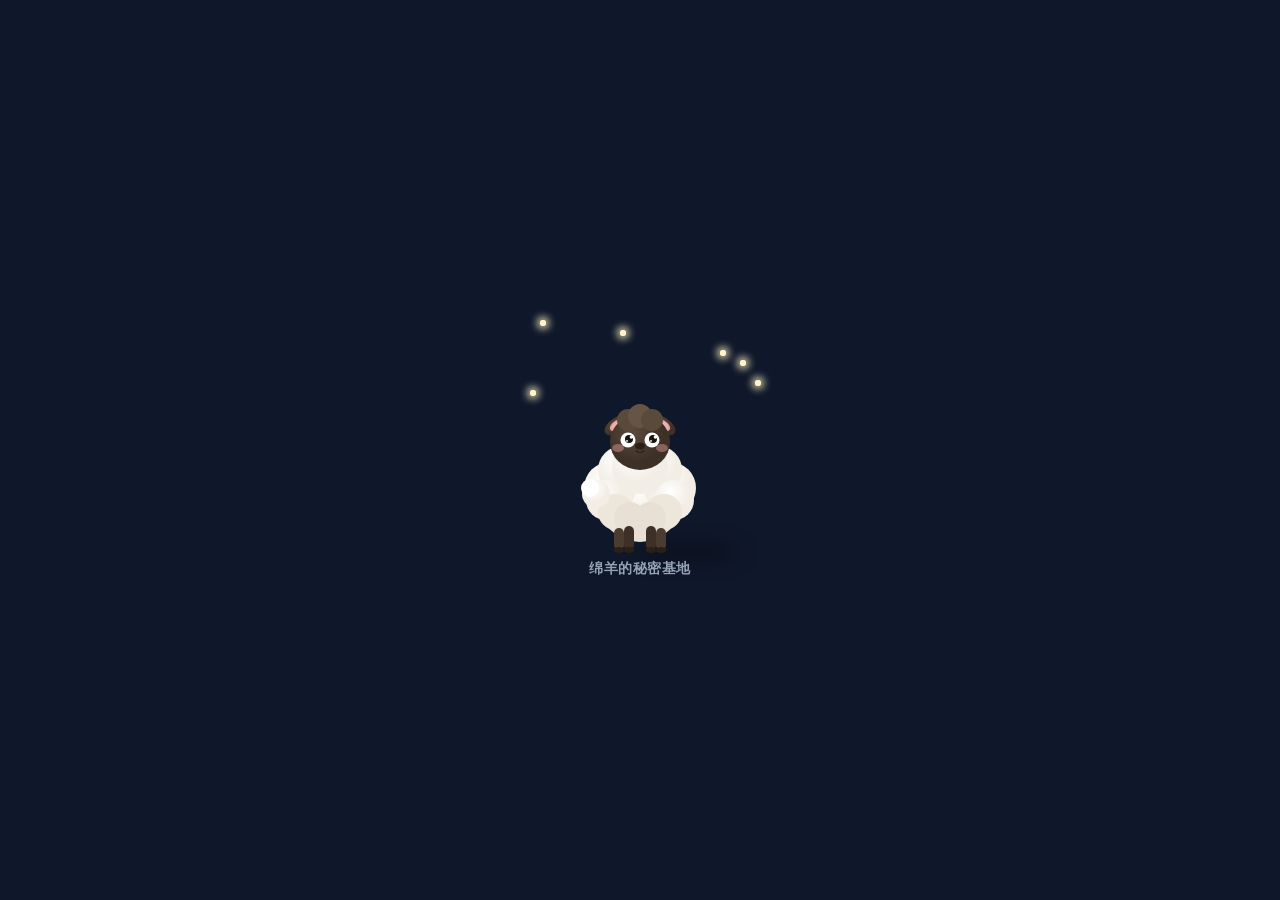
<file: index.html>
<!DOCTYPE html>
<html lang="zh-CN">
<head>
  <meta charset="UTF-8" />
  <meta name="viewport" content="width=device-width, initial-scale=1.0" />
  <title>🐑 绵羊的秘密基地</title>
  <link rel="icon" href="data:image/svg+xml,<svg xmlns='http://www.w3.org/2000/svg' viewBox='0 0 32 32'><ellipse cx='16' cy='18' rx='11' ry='10' fill='%235a4a3a'/><circle cx='13' cy='13' r='4' fill='%235a4a3a'/><circle cx='16' cy='11.5' r='4.5' fill='%23665544'/><circle cx='19' cy='13' r='4' fill='%235a4a3a'/><ellipse cx='13' cy='10' rx='3' ry='2' fill='%23f7c5c5'/><ellipse cx='19' cy='10' rx='3' ry='2' fill='%23f7c5c5'/><circle cx='14' cy='18' r='3' fill='white'/><circle cx='18' cy='18' r='3' fill='white'/><circle cx='14.5' cy='17.5' r='1.5' fill='%231a1410'/><circle cx='18.5' cy='17.5' r='1.5' fill='%231a1410'/><circle cx='15.2' cy='16.5' r='0.6' fill='white'/><circle cx='19.2' cy='16.5' r='0.6' fill='white'/><ellipse cx='12.5' cy='20.5' rx='1.5' ry='1' fill='%23e8a0a0' opacity='0.5'/><ellipse cx='19.5' cy='20.5' rx='1.5' ry='1' fill='%23e8a0a0' opacity='0.5'/><ellipse cx='16' cy='19.5' rx='1.2' ry='0.8' fill='%232a2018'/></svg>" />
  <link rel="stylesheet" href="css/intro.css?v=291062b" />
  <link rel="stylesheet" href="css/sheep.css?v=291062b" />
  <style>
    * { box-sizing: border-box; margin: 0; padding: 0; }

    body {
      font-family: -apple-system, BlinkMacSystemFont, "Segoe UI", "PingFang SC", "Microsoft YaHei", sans-serif;
      background: #0f172a;
      color: #e5e7eb;
      min-height: 100dvh;
      display: flex;
      align-items: center;
      justify-content: center;
      overflow: hidden;
    }

    /* ── Background stars ────────────────────────────── */
    .stars {
      position: fixed;
      inset: 0;
      pointer-events: none;
      z-index: 0;
    }
    .star {
      position: absolute;
      width: 2px;
      height: 2px;
      border-radius: 50%;
      background: #fff;
      animation: twinkle var(--dur) ease-in-out infinite;
      animation-delay: var(--delay);
      opacity: 0;
    }
    @keyframes twinkle {
      0%, 100% { opacity: 0.2; }
      50% { opacity: 0.9; }
    }

    /* ── Main content ────────────────────────────────── */
    .main {
      position: relative;
      z-index: 1;
      display: flex;
      flex-direction: column;
      align-items: center;
      gap: 20px;
      padding: 32px 24px;
    }

    /* ── Hero sheep ──────────────────────────────────── */
    .hero-sheep-wrap {
      position: relative;
      width: 180px;
      height: 200px;
      display: flex;
      align-items: center;
      justify-content: center;
    }
    .hero-sheep {
      width: 160px;
      height: 176px;
      animation: heroFloat 4s ease-in-out infinite;
      filter: drop-shadow(0 8px 32px rgba(0,0,0,0.5));
    }
    @keyframes heroFloat {
      0%, 100% { transform: translateY(0); }
      30% { transform: translateY(-14px); }
      60% { transform: translateY(-6px); }
    }

    /* ── Title ───────────────────────────────────────── */
    .title-zh {
      font-size: 36px;
      font-weight: 900;
      letter-spacing: 0.06em;
      background: linear-gradient(135deg, #f0e6d3 0%, #c8b8a0 40%, #e8d5c0 70%, #f5efe0 100%);
      -webkit-background-clip: text;
      -webkit-text-fill-color: transparent;
      background-clip: text;
      text-shadow: none;
      filter: drop-shadow(0 2px 8px rgba(200,180,150,0.3));
    }
    .title-en {
      font-size: 13px;
      font-weight: 500;
      letter-spacing: 0.18em;
      color: #94a3b8;
      text-transform: uppercase;
      margin-top: -12px;
    }

    /* ── Divider ─────────────────────────────────────── */
    .divider {
      width: 60px;
      height: 1px;
      background: linear-gradient(90deg, transparent, rgba(148,163,184,0.4), transparent);
    }

    /* ── Nav cards ───────────────────────────────────── */
    .nav-cards {
      display: grid;
      grid-template-columns: 1fr 1fr;
      gap: 16px;
    }
    .nav-card {
      display: flex;
      align-items: center;
      gap: 12px;
      padding: 16px 28px;
      border-radius: 16px;
      background: rgba(30, 41, 59, 0.7);
      border: 1px solid rgba(255,255,255,0.08);
      text-decoration: none;
      color: #e5e7eb;
      font-size: 17px;
      font-weight: 700;
      letter-spacing: 0.04em;
      transition: all 0.3s cubic-bezier(0.34, 1.56, 0.64, 1);
      backdrop-filter: blur(12px);
      -webkit-backdrop-filter: blur(12px);
      position: relative;
      overflow: hidden;
      white-space: nowrap;
    }
    .nav-card::before {
      content: "";
      position: absolute;
      inset: 0;
      border-radius: 16px;
      opacity: 0;
      transition: opacity 0.3s;
      background: radial-gradient(ellipse at center, rgba(255,255,255,0.06) 0%, transparent 70%);
    }
    .nav-card:hover {
      transform: translateY(-3px) scale(1.03);
      border-color: rgba(255,255,255,0.2);
      box-shadow: 0 12px 40px rgba(0,0,0,0.4);
    }
    .nav-card:hover::before { opacity: 1; }
    .nav-card:active { transform: scale(0.96); }
    .nav-card .icon {
      font-size: 28px;
      line-height: 1;
    }
    .nav-card .label {
      display: flex;
      flex-direction: column;
    }
    .nav-card .sub {
      font-size: 11px;
      font-weight: 400;
      color: #94a3b8;
      letter-spacing: 0.06em;
    }

    /* ── Floating mini sheep ─────────────────────────── */
    .floater {
      position: fixed;
      pointer-events: none;
      z-index: 0;
      opacity: 0.08;
      animation: driftUp var(--drift-dur) linear infinite;
      animation-delay: var(--drift-delay);
    }
    .floater svg {
      width: var(--sz);
      height: auto;
    }
    @keyframes driftUp {
      0% { transform: translateY(0) rotate(0deg); opacity: 0; }
      10% { opacity: 0.08; }
      90% { opacity: 0.08; }
      100% { transform: translateY(-110dvh) rotate(var(--rot)); opacity: 0; }
    }

    /* ── Corner gift link ──────────────────────────── */
    .corner-gift {
      position: fixed;
      bottom: 20px;
      left: 20px;
      z-index: 10;
      display: flex;
      align-items: center;
      gap: 6px;
      padding: 8px 14px;
      border-radius: 24px;
      background: rgba(30, 41, 59, 0.75);
      border: 1px solid rgba(255,255,255,0.1);
      text-decoration: none;
      color: #e5e7eb;
      font-size: 13px;
      font-weight: 600;
      letter-spacing: 0.04em;
      backdrop-filter: blur(10px);
      -webkit-backdrop-filter: blur(10px);
      transition: all 0.25s;
      white-space: nowrap;
    }
    .corner-gift:hover {
      background: rgba(59, 130, 246, 0.2);
      border-color: rgba(59, 130, 246, 0.4);
      transform: translateY(-2px);
    }
    .corner-gift .gift-emoji {
      font-size: 18px;
      line-height: 1;
    }

    @media (max-width: 768px) {
      .corner-gift {
        bottom: 14px;
        left: 14px;
        padding: 6px 12px;
        font-size: 12px;
        gap: 4px;
      }
      .corner-gift .gift-emoji {
        font-size: 16px;
      }
    }

    /* ── Page nav loading overlay ────────────────── */
    .page-loading-overlay{position:fixed;inset:0;z-index:99999;display:flex;align-items:center;justify-content:center;flex-direction:column;gap:16px;background:#0f172a;opacity:1;transition:opacity .35s ease-out}
    .page-loading-overlay.hidden{opacity:0;pointer-events:none}
    .page-loading-overlay.removed{display:none}
    .page-loading-sheep{width:100px;height:110px;animation:ld-bounce .55s ease-in-out infinite alternate}
    .page-loading-text{color:#94a3b8;font-size:13px;font-weight:600;letter-spacing:.05em}
    .page-loading-dots{display:inline-block;width:20px;text-align:left}
    @keyframes ld-bounce{0%{transform:translateY(0) scaleY(1)}80%{transform:translateY(-18px) scaleY(.92)}100%{transform:translateY(-22px) scaleY(1.06)}}
  </style>
</head>
<body>
  <div class="page-loading-overlay hidden" id="pageLoadingOverlay"><svg class="page-loading-sheep" viewBox="0 0 200 220" xmlns="http://www.w3.org/2000/svg"><defs><radialGradient id="ldBody" cx="45%" cy="35%"><stop offset="0%" stop-color="#fffefb"/><stop offset="70%" stop-color="#f5f0e8"/><stop offset="100%" stop-color="#e8e0d4"/></radialGradient><radialGradient id="ldFluff" cx="40%" cy="30%"><stop offset="0%" stop-color="#ffffff"/><stop offset="100%" stop-color="#f2ede5"/></radialGradient><radialGradient id="ldHead" cx="40%" cy="35%"><stop offset="0%" stop-color="#5a4a3a"/><stop offset="100%" stop-color="#3d3026"/></radialGradient><radialGradient id="ldEar" cx="50%" cy="50%"><stop offset="0%" stop-color="#f7c5c5"/><stop offset="100%" stop-color="#e8a0a0"/></radialGradient></defs><g><circle cx="100" cy="130" r="42" fill="url(#ldBody)"/><circle cx="70" cy="118" r="26" fill="url(#ldFluff)"/><circle cx="130" cy="118" r="26" fill="url(#ldFluff)"/><circle cx="82" cy="100" r="24" fill="url(#ldFluff)"/><circle cx="118" cy="100" r="24" fill="url(#ldFluff)"/><circle cx="100" cy="96" r="28" fill="url(#ldFluff)"/><circle cx="66" cy="130" r="20" fill="url(#ldFluff)"/><circle cx="134" cy="130" r="20" fill="url(#ldFluff)"/><circle cx="76" cy="142" r="18" fill="#ede6db"/><circle cx="124" cy="142" r="18" fill="#ede6db"/><circle cx="90" cy="148" r="16" fill="#e8e0d4"/><circle cx="110" cy="148" r="16" fill="#e8e0d4"/></g><g><circle cx="56" cy="124" r="14" fill="url(#ldFluff)"/><circle cx="50" cy="118" r="9" fill="#ffffff"/></g><g><g><ellipse cx="78" cy="55" rx="15" ry="8" fill="url(#ldHead)" transform="rotate(-32 78 55)"/><ellipse cx="78" cy="55" rx="9" ry="5" fill="url(#ldEar)" transform="rotate(-32 78 55)"/></g><g><ellipse cx="122" cy="55" rx="15" ry="8" fill="url(#ldHead)" transform="rotate(32 122 55)"/><ellipse cx="122" cy="55" rx="9" ry="5" fill="url(#ldEar)" transform="rotate(32 122 55)"/></g><ellipse cx="100" cy="72" rx="30" ry="28" fill="url(#ldHead)"/><circle cx="88" cy="50" r="11" fill="#5a4a3a"/><circle cx="100" cy="46" r="12" fill="#665544"/><circle cx="112" cy="50" r="11" fill="#5a4a3a"/><circle cx="88" cy="70" r="7.5" fill="white"/><circle cx="112" cy="70" r="7.5" fill="white"/><circle cx="89" cy="69" r="4" fill="#1a1410"/><circle cx="113" cy="69" r="4" fill="#1a1410"/><circle cx="91.5" cy="67" r="1.8" fill="white"/><circle cx="87" cy="71" r="0.9" fill="white"/><circle cx="115.5" cy="67" r="1.8" fill="white"/><circle cx="111" cy="71" r="0.9" fill="white"/><ellipse cx="78" cy="78" rx="6" ry="4" fill="#e8a0a0" opacity=".45"/><ellipse cx="122" cy="78" rx="6" ry="4" fill="#e8a0a0" opacity=".45"/><ellipse cx="100" cy="76" rx="5" ry="3.5" fill="#2a2018"/><path d="M96 80.5 Q100 85 104 80.5" stroke="#2a2018" stroke-width="1.2" fill="none" stroke-linecap="round"/></g><rect x="74" y="158" width="10" height="22" rx="5" fill="#4a3c30"/><rect x="116" y="158" width="10" height="22" rx="5" fill="#4a3c30"/><rect x="84" y="156" width="10" height="24" rx="5" fill="#3d3026"/><rect x="106" y="156" width="10" height="24" rx="5" fill="#3d3026"/><ellipse cx="89" cy="180" rx="5.5" ry="3" fill="#2a2018"/><ellipse cx="111" cy="180" rx="5.5" ry="3" fill="#2a2018"/><ellipse cx="79" cy="180" rx="5.5" ry="3" fill="#2a2018"/><ellipse cx="121" cy="180" rx="5.5" ry="3" fill="#2a2018"/></svg><div class="page-loading-text">小羊奔跑中<span class="page-loading-dots"></span></div></div>
  <script>(function(){var o=document.getElementById('pageLoadingOverlay');if(!o)return;var s=false;try{s=sessionStorage.getItem('__sheep_nav_loading')==='1';sessionStorage.removeItem('__sheep_nav_loading');}catch(e){}if(s){o.classList.remove('hidden');var d=o.querySelector('.page-loading-dots');if(d){var c=0;o._dt=setInterval(function(){c=(c+1)%4;d.textContent='.'.repeat(c);},400);}}else{o.classList.add('hidden');setTimeout(function(){o.parentNode&&o.classList.add('removed');},400);}})();</script>
  <!-- ── Background stars ──────────────────────────── -->
  <div class="stars" id="stars"></div>

  <!-- ── Intro Sheep ──────────────────────────────── -->
  <div class="intro-overlay" id="introOverlay">
    <div class="intro-scene">
      <div class="intro-sparkle intro-sparkle-1"></div>
      <div class="intro-sparkle intro-sparkle-2"></div>
      <div class="intro-sparkle intro-sparkle-3"></div>
      <div class="intro-sparkle intro-sparkle-4"></div>
      <div class="intro-sparkle intro-sparkle-5"></div>
      <div class="intro-sparkle intro-sparkle-6"></div>
      <div class="intro-shadow"></div>
      <div class="intro-message">绵羊的秘密基地</div>
      <svg class="intro-sheep" viewBox="0 0 200 220" width="200" height="220" xmlns="http://www.w3.org/2000/svg">
        <defs>
          <radialGradient id="bodyGrad" cx="45%" cy="35%">
            <stop offset="0%" stop-color="#fffefb"/>
            <stop offset="70%" stop-color="#f5f0e8"/>
            <stop offset="100%" stop-color="#e8e0d4"/>
          </radialGradient>
          <radialGradient id="fluffGrad" cx="40%" cy="30%">
            <stop offset="0%" stop-color="#ffffff"/>
            <stop offset="100%" stop-color="#f2ede5"/>
          </radialGradient>
          <radialGradient id="headGrad" cx="40%" cy="35%">
            <stop offset="0%" stop-color="#5a4a3a"/>
            <stop offset="100%" stop-color="#3d3026"/>
          </radialGradient>
          <radialGradient id="earInnerGrad" cx="50%" cy="50%">
            <stop offset="0%" stop-color="#f7c5c5"/>
            <stop offset="100%" stop-color="#e8a0a0"/>
          </radialGradient>
        </defs>
        <g class="sheep-body-cloud">
          <circle cx="100" cy="130" r="42" fill="url(#bodyGrad)"/>
          <circle cx="70" cy="118" r="26" fill="url(#fluffGrad)"/>
          <circle cx="130" cy="118" r="26" fill="url(#fluffGrad)"/>
          <circle cx="82" cy="100" r="24" fill="url(#fluffGrad)"/>
          <circle cx="118" cy="100" r="24" fill="url(#fluffGrad)"/>
          <circle cx="100" cy="96" r="28" fill="url(#fluffGrad)"/>
          <circle cx="66" cy="130" r="20" fill="url(#fluffGrad)"/>
          <circle cx="134" cy="130" r="20" fill="url(#fluffGrad)"/>
          <circle cx="76" cy="142" r="18" fill="#ede6db"/>
          <circle cx="124" cy="142" r="18" fill="#ede6db"/>
          <circle cx="90" cy="148" r="16" fill="#e8e0d4"/>
          <circle cx="110" cy="148" r="16" fill="#e8e0d4"/>
        </g>
        <g class="sheep-tail">
          <circle cx="56" cy="124" r="14" fill="url(#fluffGrad)"/>
          <circle cx="50" cy="118" r="9" fill="#ffffff"/>
        </g>
        <g class="sheep-head-group">
          <g class="ear-left">
            <ellipse cx="78" cy="55" rx="15" ry="8" fill="url(#headGrad)" transform="rotate(-32 78 55)"/>
            <ellipse cx="78" cy="55" rx="9" ry="5" fill="url(#earInnerGrad)" transform="rotate(-32 78 55)"/>
          </g>
          <g class="ear-right">
            <ellipse cx="122" cy="55" rx="15" ry="8" fill="url(#headGrad)" transform="rotate(32 122 55)"/>
            <ellipse cx="122" cy="55" rx="9" ry="5" fill="url(#earInnerGrad)" transform="rotate(32 122 55)"/>
          </g>
          <ellipse cx="100" cy="72" rx="30" ry="28" fill="url(#headGrad)"/>
          <circle cx="88" cy="50" r="11" fill="#5a4a3a"/>
          <circle cx="100" cy="46" r="12" fill="#665544"/>
          <circle cx="112" cy="50" r="11" fill="#5a4a3a"/>
          <g class="eye-blink">
            <circle cx="88" cy="70" r="7.5" fill="white"/>
            <circle cx="112" cy="70" r="7.5" fill="white"/>
            <circle cx="89" cy="69" r="4" fill="#1a1410"/>
            <circle cx="113" cy="69" r="4" fill="#1a1410"/>
            <circle cx="91.5" cy="67" r="1.8" fill="white"/>
            <circle cx="87" cy="71" r="0.9" fill="white"/>
            <circle cx="115.5" cy="67" r="1.8" fill="white"/>
            <circle cx="111" cy="71" r="0.9" fill="white"/>
          </g>
          <ellipse cx="78" cy="78" rx="6" ry="4" fill="#e8a0a0" opacity="0.45"/>
          <ellipse cx="122" cy="78" rx="6" ry="4" fill="#e8a0a0" opacity="0.45"/>
          <ellipse cx="100" cy="76" rx="5" ry="3.5" fill="#2a2018"/>
          <path d="M96 80.5 Q100 85 104 80.5" stroke="#2a2018" stroke-width="1.2" fill="none" stroke-linecap="round"/>
        </g>
        <rect class="leg-back-left" x="74" y="158" width="10" height="22" rx="5" fill="#4a3c30"/>
        <rect class="leg-back-right" x="116" y="158" width="10" height="22" rx="5" fill="#4a3c30"/>
        <rect class="leg-front-left" x="84" y="156" width="10" height="24" rx="5" fill="#3d3026"/>
        <rect class="leg-front-right" x="106" y="156" width="10" height="24" rx="5" fill="#3d3026"/>
        <ellipse class="leg-front-left" cx="89" cy="180" rx="5.5" ry="3" fill="#2a2018"/>
        <ellipse class="leg-front-right" cx="111" cy="180" rx="5.5" ry="3" fill="#2a2018"/>
        <ellipse class="leg-back-left" cx="79" cy="180" rx="5.5" ry="3" fill="#2a2018"/>
        <ellipse class="leg-back-right" cx="121" cy="180" rx="5.5" ry="3" fill="#2a2018"/>
      </svg>
    </div>
  </div>

  <!-- ── Main content ─────────────────────────────── -->
  <div class="main">
    <div class="hero-sheep-wrap">
      <div class="hero-sheep">
        <svg viewBox="0 0 160 176" xmlns="http://www.w3.org/2000/svg">
          <defs>
            <radialGradient id="heroBody" cx="45%" cy="35%">
              <stop offset="0%" stop-color="#fffefb"/>
              <stop offset="70%" stop-color="#f5f0e8"/>
              <stop offset="100%" stop-color="#e8e0d4"/>
            </radialGradient>
            <radialGradient id="heroHead" cx="40%" cy="35%">
              <stop offset="0%" stop-color="#5a4a3a"/>
              <stop offset="100%" stop-color="#3d3026"/>
            </radialGradient>
            <radialGradient id="heroEar" cx="50%" cy="50%">
              <stop offset="0%" stop-color="#f7c5c5"/>
              <stop offset="100%" stop-color="#e8a0a0"/>
            </radialGradient>
          </defs>
          <g>
            <circle cx="80" cy="104" r="34" fill="url(#heroBody)"/>
            <circle cx="55" cy="94" r="21" fill="#fffefb"/>
            <circle cx="105" cy="94" r="21" fill="#fffefb"/>
            <circle cx="65" cy="80" r="19" fill="#fff"/>
            <circle cx="95" cy="80" r="19" fill="#fff"/>
            <circle cx="80" cy="77" r="22" fill="#fffefb"/>
            <circle cx="51" cy="104" r="16" fill="#f2ede5"/>
            <circle cx="109" cy="104" r="16" fill="#f2ede5"/>
            <circle cx="60" cy="114" r="14.5" fill="#ede6db"/>
            <circle cx="100" cy="114" r="14.5" fill="#ede6db"/>
            <circle cx="72" cy="119" r="13" fill="#e8e0d4"/>
            <circle cx="88" cy="119" r="13" fill="#e8e0d4"/>
          </g>
          <g><circle cx="43" cy="99" r="11" fill="#fffefb"/><circle cx="38" cy="94" r="7" fill="#fff"/></g>
          <g>
            <g><ellipse cx="62" cy="44" rx="12" ry="6.5" fill="url(#heroHead)" transform="rotate(-32 62 44)"/><ellipse cx="62" cy="44" rx="7" ry="4" fill="url(#heroEar)" transform="rotate(-32 62 44)"/></g>
            <g><ellipse cx="98" cy="44" rx="12" ry="6.5" fill="url(#heroHead)" transform="rotate(32 98 44)"/><ellipse cx="98" cy="44" rx="7" ry="4" fill="url(#heroEar)" transform="rotate(32 98 44)"/></g>
            <ellipse cx="80" cy="58" rx="24" ry="22.5" fill="url(#heroHead)"/>
            <circle cx="70" cy="40" r="9" fill="#5a4a3a"/>
            <circle cx="80" cy="37" r="10" fill="#665544"/>
            <circle cx="90" cy="40" r="9" fill="#5a4a3a"/>
            <circle cx="70" cy="56" r="6" fill="white"/><circle cx="90" cy="56" r="6" fill="white"/>
            <circle cx="71" cy="55.2" r="3.2" fill="#1a1410"/><circle cx="91" cy="55.2" r="3.2" fill="#1a1410"/>
            <circle cx="73.2" cy="53.5" r="1.4" fill="white"/><circle cx="93.2" cy="53.5" r="1.4" fill="white"/>
            <ellipse cx="62" cy="62.5" rx="5" ry="3.2" fill="#e8a0a0" opacity="0.45"/>
            <ellipse cx="98" cy="62.5" rx="5" ry="3.2" fill="#e8a0a0" opacity="0.45"/>
            <ellipse cx="80" cy="60" rx="4" ry="2.8" fill="#2a2018"/>
            <path d="M77 64.5 Q80 68 83 64.5" stroke="#2a2018" stroke-width="1" fill="none" stroke-linecap="round"/>
          </g>
          <rect x="58" y="128" width="8" height="18" rx="4" fill="#4a3c30"/>
          <rect x="94" y="128" width="8" height="18" rx="4" fill="#4a3c30"/>
          <rect x="66" y="126" width="8" height="19" rx="4" fill="#3d3026"/>
          <rect x="86" y="126" width="8" height="19" rx="4" fill="#3d3026"/>
          <ellipse cx="70" cy="145" rx="4.4" ry="2.4" fill="#2a2018"/>
          <ellipse cx="90" cy="145" rx="4.4" ry="2.4" fill="#2a2018"/>
          <ellipse cx="62" cy="146" rx="4.4" ry="2.4" fill="#2a2018"/>
          <ellipse cx="98" cy="146" rx="4.4" ry="2.4" fill="#2a2018"/>
        </svg>
      </div>
    </div>

    <h1 class="title-zh">绵羊的秘密基地</h1>
    <p class="title-en">Sheep's Secret Base</p>
    <div class="divider"></div>

    <div class="nav-cards">
      <a href="heat.html" class="nav-card">
        <span class="icon">🔥</span>
        <span class="label">热力图<span class="sub">Heatmap</span></span>
      </a>
      <a href="map.html" class="nav-card">
        <span class="icon">🗺️</span>
        <span class="label">地图<span class="sub">Map</span></span>
      </a>
      <a href="timeline.html" class="nav-card">
        <span class="icon">⏰</span>
        <span class="label">时间线<span class="sub">Timeline</span></span>
      </a>
      <a href="leaderboard.html" class="nav-card" id="leaderboardCard">
        <span class="icon">🏆</span>
        <span class="label">排行榜<span class="sub">Leaderboard</span></span>
      </a>
    </div>
  </div>

  <!-- ── Corner gift ──────────────────────────────── -->
  <a href="forgive.html" class="corner-gift" title="小互动">
    <span class="gift-emoji">🎁</span>
    <span>小互动</span>
  </a>

  <script>
    // ── Background stars ─────────────────────────────
    (function() {
      var container = document.getElementById('stars');
      for (var i = 0; i < 50; i++) {
        var star = document.createElement('div');
        star.className = 'star';
        star.style.left = Math.random() * 100 + '%';
        star.style.top = Math.random() * 100 + '%';
        star.style.setProperty('--dur', (2 + Math.random() * 5) + 's');
        star.style.setProperty('--delay', Math.random() * 4 + 's');
        star.style.width = star.style.height = (1 + Math.random() * 2.5) + 'px';
        container.appendChild(star);
      }
    })();

    // ── Floating sheep silhouettes ──────────────────
    (function() {
      var svg = '<svg viewBox="0 0 48 53" xmlns="http://www.w3.org/2000/svg"><ellipse cx="24" cy="31" rx="20" ry="16" fill="#fff"/><circle cx="18" cy="17" rx="7" ry="6.5" fill="#fff"/></svg>';
      for (var i = 0; i < 6; i++) {
        var floater = document.createElement('div');
        floater.className = 'floater';
        floater.style.left = (5 + Math.random() * 90) + '%';
        floater.style.top = (100 + Math.random() * 30) + '%';
        floater.style.setProperty('--drift-dur', (18 + Math.random() * 30) + 's');
        floater.style.setProperty('--drift-delay', Math.random() * 20 + 's');
        floater.style.setProperty('--rot', ((Math.random() - 0.5) * 60) + 'deg');
        floater.style.setProperty('--sz', (40 + Math.random() * 40) + 'px');
        floater.innerHTML = svg;
        document.body.appendChild(floater);
      }
    })();

    // ── Intro sheep ──────────────────────────────────
    (function() {
      var overlay = document.getElementById('introOverlay');
      function hide() { overlay && overlay.classList.add('hide'); }
      setTimeout(hide, 2800);
      overlay && overlay.addEventListener('click', hide);
    })();
  </script>
  <script type="module">
    import { initCornerSheep, initTransitions, MEDIUM_SHEEP_SVG } from "./js/sheep.js?v=291062b";
    import { finishLoading } from "./js/loading.js?v=291062b";
    initCornerSheep();
    initTransitions();
    finishLoading();
  </script>
</body>
</html>
</file>
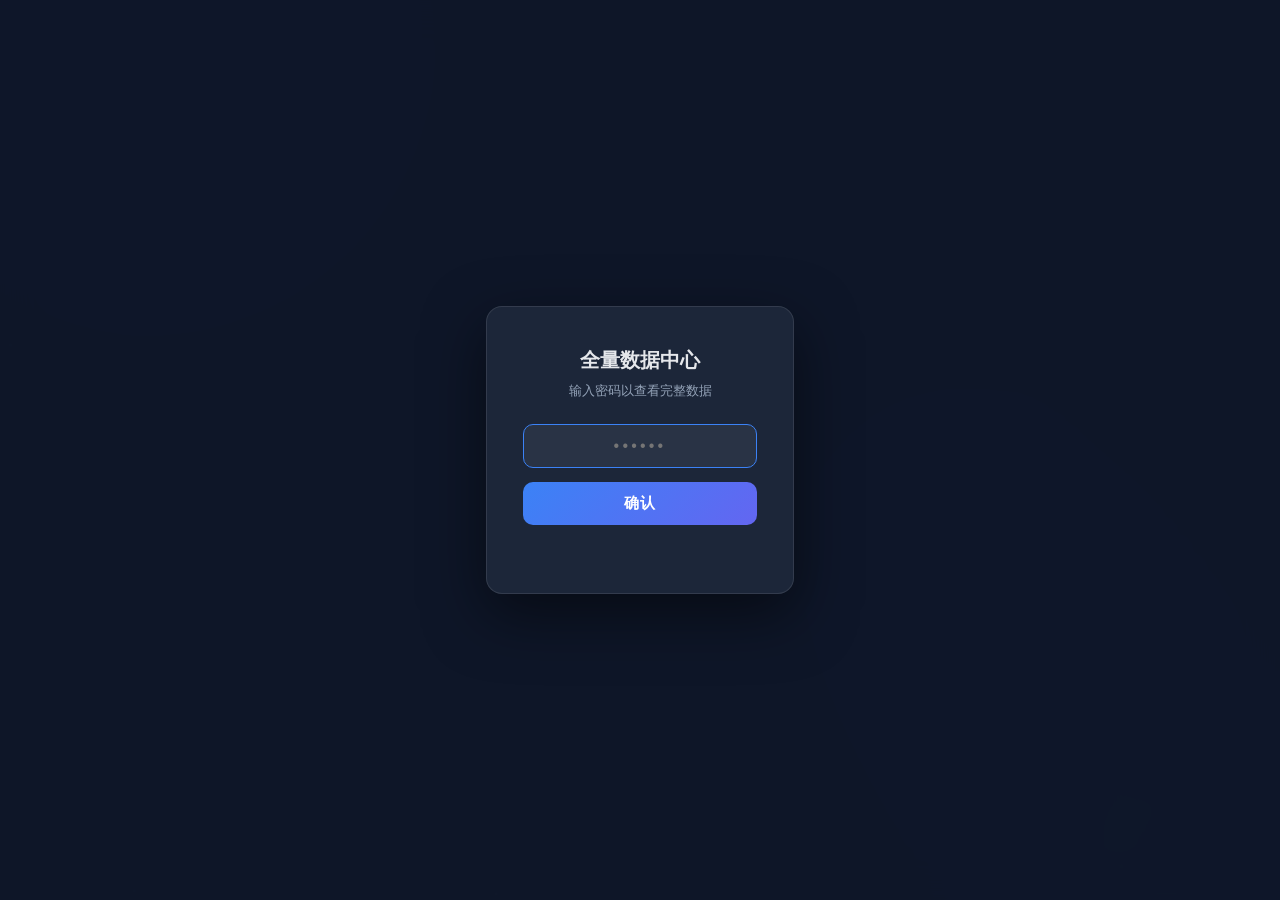
<file: full/index.html>
<!DOCTYPE html>
<html lang="zh-CN">
<head>
  <meta charset="UTF-8" />
  <meta name="viewport" content="width=device-width, initial-scale=1.0" />
  <title>全量数据中心</title>
  <link rel="icon" href="data:image/svg+xml,<svg xmlns='http://www.w3.org/2000/svg' viewBox='0 0 32 32'><defs><linearGradient id='g' x1='0%25' y1='0%25' x2='100%25' y2='100%25'><stop offset='0%25' stop-color='%236366f1'/><stop offset='100%25' stop-color='%238b5cf6'/></linearGradient></defs><rect width='32' height='32' rx='8' fill='url(%23g)'/><path d='M10 12h12M10 16h12M10 20h8' stroke='white' stroke-width='2.5' stroke-linecap='round'/></svg>" />
  <link rel="stylesheet" href="../css/pw-overlay.css?v=291062b" />
  <style>
    * { box-sizing: border-box; margin: 0; padding: 0; }

    :root {
      --bg-deep: #06080d;
      --bg-card: rgba(15, 19, 31, 0.75);
      --border-subtle: rgba(255, 255, 255, 0.06);
      --text: #e2e8f0;
      --text-muted: #64748b;
      --accent-1: #6366f1;
      --accent-2: #8b5cf6;
      --accent-3: #06b6d4;
    }

    body {
      font-family: -apple-system, BlinkMacSystemFont, "Segoe UI", "PingFang SC", "Microsoft YaHei", sans-serif;
      background: var(--bg-deep);
      color: var(--text);
      min-height: 100dvh;
      display: flex;
      align-items: center;
      justify-content: center;
      overflow: hidden;
      -webkit-font-smoothing: antialiased;
    }

    #bgCanvas {
      position: fixed;
      inset: 0;
      z-index: 0;
      pointer-events: none;
    }

    .orb {
      position: fixed;
      border-radius: 50%;
      filter: blur(120px);
      pointer-events: none;
      z-index: 0;
      opacity: 0.10;
      animation: orbPulse 8s ease-in-out infinite;
    }
    .orb-1 { width: 600px; height: 600px; background: #6366f1; top: -250px; left: -150px; animation-delay: 0s; }
    .orb-2 { width: 500px; height: 500px; background: #06b6d4; bottom: -200px; right: -120px; animation-delay: -3s; }
    .orb-3 { width: 400px; height: 400px; background: #8b5cf6; top: 40%; left: 60%; animation-delay: -6s; }
    @keyframes orbPulse {
      0%, 100% { opacity: 0.08; transform: scale(1); }
      50% { opacity: 0.16; transform: scale(1.15); }
    }

    .grid-overlay {
      position: fixed;
      inset: 0;
      z-index: 0;
      pointer-events: none;
      background-image:
        linear-gradient(rgba(255,255,255,0.015) 1px, transparent 1px),
        linear-gradient(90deg, rgba(255,255,255,0.015) 1px, transparent 1px);
      background-size: 60px 60px;
      mask-image: radial-gradient(ellipse at center, black 30%, transparent 70%);
      -webkit-mask-image: radial-gradient(ellipse at center, black 30%, transparent 70%);
    }

    .main {
      position: relative;
      z-index: 1;
      display: none;
      flex-direction: column;
      align-items: center;
      gap: 36px;
      padding: 40px 28px;
    }
    .main.visible { display: flex; }

    /* ── Logo ──────────────────────────────────── */
    .logo-mark {
      position: relative;
      width: 80px;
      height: 80px;
      display: flex;
      align-items: center;
      justify-content: center;
    }
    .logo-hex {
      position: absolute;
      width: 56px;
      height: 56px;
      background: linear-gradient(135deg, var(--accent-1), var(--accent-2));
      clip-path: polygon(50% 0%, 100% 25%, 100% 75%, 50% 100%, 0% 75%, 0% 25%);
      animation: logoRotate 20s linear infinite;
    }
    .logo-hex-inner {
      position: absolute;
      width: 32px;
      height: 32px;
      background: var(--bg-deep);
      clip-path: polygon(50% 0%, 100% 25%, 100% 75%, 50% 100%, 0% 75%, 0% 25%);
    }
    .logo-ring {
      position: absolute;
      width: 72px;
      height: 72px;
      border: 1.5px solid rgba(99, 102, 241, 0.3);
      border-radius: 50%;
      animation: logoRingPulse 3s ease-in-out infinite;
    }
    .logo-ring:nth-child(2) {
      width: 88px;
      height: 88px;
      border-color: rgba(139, 92, 246, 0.15);
      animation-delay: -1.5s;
    }
    @keyframes logoRotate {
      from { transform: rotate(0deg); }
      to { transform: rotate(360deg); }
    }
    @keyframes logoRingPulse {
      0%, 100% { transform: scale(1); opacity: 1; }
      50% { transform: scale(1.15); opacity: 0.4; }
    }

    /* ── Title ────────────────────────────────── */
    .title-group { text-align: center; display: flex; flex-direction: column; align-items: center; gap: 8px; }
    .title-main {
      font-size: 38px;
      font-weight: 900;
      letter-spacing: 0.04em;
      background: linear-gradient(135deg, #e2e8f0 0%, #a5b4fc 40%, #67e8f9 70%, #c4b5fd 100%);
      -webkit-background-clip: text;
      -webkit-text-fill-color: transparent;
      background-clip: text;
      filter: drop-shadow(0 0 20px rgba(99, 102, 241, 0.3));
    }
    .title-sub {
      font-size: 12px;
      font-weight: 500;
      letter-spacing: 0.22em;
      color: var(--text-muted);
      text-transform: uppercase;
    }
    .title-accent {
      display: inline-block;
      width: 40px;
      height: 1.5px;
      background: linear-gradient(90deg, transparent, var(--accent-1), transparent);
      margin-top: 4px;
    }

    /* ── Nav cards ────────────────────────────── */
    .nav-grid {
      display: grid;
      grid-template-columns: 1fr 1fr 1fr;
      gap: 14px;
    }
    .nav-card {
      position: relative;
      display: flex;
      flex-direction: column;
      align-items: center;
      gap: 12px;
      padding: 24px 20px;
      border-radius: 18px;
      background: var(--bg-card);
      border: 1px solid var(--border-subtle);
      text-decoration: none;
      color: var(--text);
      font-size: 15px;
      font-weight: 700;
      letter-spacing: 0.03em;
      backdrop-filter: blur(20px);
      -webkit-backdrop-filter: blur(20px);
      transition: all 0.35s cubic-bezier(0.34, 1.56, 0.64, 1);
      overflow: hidden;
    }
    .nav-card::before {
      content: "";
      position: absolute;
      inset: 0;
      border-radius: 18px;
      opacity: 0;
      transition: opacity 0.35s;
    }
    .nav-card::after {
      content: "";
      position: absolute;
      inset: -1px;
      border-radius: 18px;
      padding: 1px;
      background: linear-gradient(135deg, rgba(255,255,255,0.06), transparent 50%, var(--glow));
      -webkit-mask: linear-gradient(#fff 0 0) content-box, linear-gradient(#fff 0 0);
      -webkit-mask-composite: xor;
      mask-composite: exclude;
      opacity: 0;
      transition: opacity 0.35s;
    }
    .nav-card:hover {
      transform: translateY(-4px) scale(1.04);
      box-shadow: 0 16px 48px rgba(0, 0, 0, 0.5);
    }
    .nav-card:hover::before { opacity: 1; }
    .nav-card:hover::after { opacity: 1; }
    .nav-card:active { transform: scale(0.97); transition: transform 0.1s; }

    .nav-card .icon-box {
      width: 52px;
      height: 52px;
      border-radius: 14px;
      display: flex;
      align-items: center;
      justify-content: center;
      font-size: 26px;
      position: relative;
      z-index: 1;
      background: rgba(255,255,255,0.04);
      border: 1px solid rgba(255,255,255,0.06);
    }
    .nav-card .label-sub {
      font-size: 10.5px;
      font-weight: 400;
      color: var(--text-muted);
      letter-spacing: 0.08em;
    }

    .nav-card.accent-map { --glow: rgba(6, 182, 212, 0.2); }
    .nav-card.accent-map:hover { border-color: rgba(6, 182, 212, 0.3); box-shadow: 0 0 40px rgba(6, 182, 212, 0.1), 0 16px 48px rgba(0,0,0,0.5); }
    .nav-card.accent-map:hover::before { background: radial-gradient(ellipse at 50% 30%, rgba(6,182,212,0.08) 0%, transparent 60%); }

    .nav-card.accent-timeline { --glow: rgba(139, 92, 246, 0.2); }
    .nav-card.accent-timeline:hover { border-color: rgba(139, 92, 246, 0.3); box-shadow: 0 0 40px rgba(139, 92, 246, 0.1), 0 16px 48px rgba(0,0,0,0.5); }
    .nav-card.accent-timeline:hover::before { background: radial-gradient(ellipse at 50% 30%, rgba(139,92,246,0.08) 0%, transparent 60%); }

    .nav-card.accent-leader { --glow: rgba(34, 211, 238, 0.2); }
    .nav-card.accent-leader:hover { border-color: rgba(34, 211, 238, 0.3); box-shadow: 0 0 40px rgba(34, 211, 238, 0.1), 0 16px 48px rgba(0,0,0,0.5); }
    .nav-card.accent-leader:hover::before { background: radial-gradient(ellipse at 50% 30%, rgba(34,211,238,0.08) 0%, transparent 60%); }

    /* ── Stats bar ────────────────────────────── */
    .stats-bar {
      display: flex;
      gap: 32px;
      padding: 14px 28px;
      border-radius: 14px;
      background: rgba(255, 255, 255, 0.02);
      border: 1px solid var(--border-subtle);
      backdrop-filter: blur(12px);
      -webkit-backdrop-filter: blur(12px);
    }
    .stat-item { display: flex; flex-direction: column; align-items: center; gap: 2px; }
    .stat-value {
      font-size: 18px;
      font-weight: 800;
      letter-spacing: 0.04em;
      background: linear-gradient(135deg, #e2e8f0, #a5b4fc);
      -webkit-background-clip: text;
      -webkit-text-fill-color: transparent;
      background-clip: text;
    }
    .stat-label {
      font-size: 10px;
      font-weight: 500;
      color: var(--text-muted);
      letter-spacing: 0.08em;
      text-transform: uppercase;
    }
    .stat-divider { width: 1px; background: rgba(255,255,255,0.06); align-self: stretch; }

    @media (max-width: 768px) {
      .main { gap: 28px; padding: 24px 18px; }
      .title-main { font-size: 28px; }
      .nav-grid { gap: 10px; grid-template-columns: 1fr 1fr 1fr; }
      .nav-card { padding: 16px 10px; font-size: 13px; gap: 8px; border-radius: 14px; }
      .nav-card .icon-box { width: 40px; height: 40px; border-radius: 10px; font-size: 20px; }
      .stats-bar { gap: 18px; padding: 10px 18px; }
    }
  </style>
</head>
<body>
  <div class="orb orb-1"></div>
  <div class="orb orb-2"></div>
  <div class="orb orb-3"></div>
  <div class="grid-overlay"></div>
  <canvas id="bgCanvas"></canvas>

  <!-- Password overlay -->
  <div class="pw-overlay" id="pwOverlay">
    <div class="pw-card">
      <h2>全量数据中心</h2>
      <p>输入密码以查看完整数据</p>
      <input type="password" class="pw-input" id="pwInput" placeholder="••••••" autofocus />
      <button class="pw-btn" id="pwBtn">确认</button>
      <div class="pw-error" id="pwError"></div>
    </div>
  </div>

  <!-- Main content (hidden until auth) -->
  <div class="main" id="mainContent">
    <div class="logo-mark">
      <div class="logo-ring"></div>
      <div class="logo-ring"></div>
      <div class="logo-hex"><div class="logo-hex-inner"></div></div>
    </div>
    <div class="title-group">
      <h1 class="title-main">全量数据中心</h1>
      <p class="title-sub">Full Data Suite</p>
      <span class="title-accent"></span>
    </div>
    <div class="nav-grid">
      <a href="map.html" class="nav-card accent-map">
        <div class="icon-box">🗺️</div>
        <span>地图</span>
        <span class="label-sub">Map</span>
      </a>
      <a href="timeline.html" class="nav-card accent-timeline">
        <div class="icon-box">⏰</div>
        <span>时间线</span>
        <span class="label-sub">Timeline</span>
      </a>
      <a href="leaderboard.html" class="nav-card accent-leader">
        <div class="icon-box">🏆</div>
        <span>排行榜</span>
        <span class="label-sub">Leaderboard</span>
      </a>
    </div>
    <div class="stats-bar">
      <div class="stat-item">
        <span class="stat-value" id="statMeetings">--</span>
        <span class="stat-label">Records</span>
      </div>
      <div class="stat-divider"></div>
      <div class="stat-item">
        <span class="stat-value" id="statHours">--</span>
        <span class="stat-label">Hours</span>
      </div>
      <div class="stat-divider"></div>
      <div class="stat-item">
        <span class="stat-value" id="statDays">--</span>
        <span class="stat-label">Days</span>
      </div>
    </div>
  </div>

  <script>
    // ── Particle network canvas ──────────────────────
    (function() {
      var canvas = document.getElementById('bgCanvas');
      var ctx = canvas.getContext('2d');
      var w, h, particles;
      var PARTICLE_COUNT = 70;
      var CONNECT_DIST = 120;
      var MOUSE_RADIUS = 180;
      var mouse = { x: -1000, y: -1000 };

      function resize() {
        w = canvas.width = window.innerWidth;
        h = canvas.height = window.innerHeight;
      }

      function initParticles() {
        particles = [];
        for (var i = 0; i < PARTICLE_COUNT; i++) {
          particles.push({
            x: Math.random() * w,
            y: Math.random() * h,
            vx: (Math.random() - 0.5) * 0.35,
            vy: (Math.random() - 0.5) * 0.35,
            r: Math.random() * 1.5 + 0.8,
          });
        }
      }

      function draw() {
        ctx.clearRect(0, 0, w, h);
        for (var i = 0; i < particles.length; i++) {
          var p = particles[i];
          p.x += p.vx; p.y += p.vy;
          if (p.x < 0) p.x = w; if (p.x > w) p.x = 0;
          if (p.y < 0) p.y = h; if (p.y > h) p.y = 0;

          ctx.beginPath();
          ctx.arc(p.x, p.y, p.r, 0, Math.PI * 2);
          ctx.fillStyle = 'rgba(148, 163, 184, 0.35)';
          ctx.fill();

          for (var j = i + 1; j < particles.length; j++) {
            var q = particles[j];
            var dx = p.x - q.x, dy = p.y - q.y;
            var dist = Math.sqrt(dx * dx + dy * dy);
            if (dist < CONNECT_DIST) {
              ctx.beginPath();
              ctx.moveTo(p.x, p.y);
              ctx.lineTo(q.x, q.y);
              ctx.strokeStyle = 'rgba(99, 102, 241, ' + (0.06 * (1 - dist / CONNECT_DIST)) + ')';
              ctx.lineWidth = 0.5;
              ctx.stroke();
            }
          }

          var mdx = p.x - mouse.x, mdy = p.y - mouse.y;
          var mdist = Math.sqrt(mdx * mdx + mdy * mdy);
          if (mdist < MOUSE_RADIUS) {
            ctx.beginPath();
            ctx.moveTo(p.x, p.y);
            ctx.lineTo(mouse.x, mouse.y);
            ctx.strokeStyle = 'rgba(139, 92, 246, ' + (0.14 * (1 - mdist / MOUSE_RADIUS)) + ')';
            ctx.lineWidth = 1;
            ctx.stroke();
            var force = (1 - mdist / MOUSE_RADIUS) * 0.02;
            p.vx += mdx * force;
            p.vy += mdy * force;
          }
        }
        for (var k = 0; k < particles.length; k++) {
          var pk = particles[k];
          pk.vx *= 0.999; pk.vy *= 0.999;
          var speed = Math.sqrt(pk.vx * pk.vx + pk.vy * pk.vy);
          if (speed > 1.2) { pk.vx = (pk.vx / speed) * 1.2; pk.vy = (pk.vy / speed) * 1.2; }
        }
        requestAnimationFrame(draw);
      }

      window.addEventListener('resize', function() { resize(); initParticles(); });
      window.addEventListener('mousemove', function(e) { mouse.x = e.clientX; mouse.y = e.clientY; });
      window.addEventListener('touchmove', function(e) { mouse.x = e.touches[0].clientX; mouse.y = e.touches[0].clientY; }, { passive: true });

      resize();
      initParticles();
      draw();
    })();
  </script>
  <script type="module">
    import { initFullData, records } from "../js/full/map-main.js";

    var AUTH_KEY = 'full-map-auth';
    var pwOverlay = document.getElementById('pwOverlay');
    var pwInput = document.getElementById('pwInput');
    var pwBtn = document.getElementById('pwBtn');
    var pwError = document.getElementById('pwError');
    var mainContent = document.getElementById('mainContent');
    var verifying = false;

    async function tryDecrypt(password) {
      if (verifying) return;
      verifying = true;
      pwBtn.disabled = true;
      pwError.textContent = '';

      try {
        await initFullData(password);
        sessionStorage.setItem(AUTH_KEY, password);
        pwOverlay.classList.add('hidden');
        mainContent.classList.add('visible');
        renderStats();
      } catch (e) {
        sessionStorage.removeItem(AUTH_KEY);
        pwInput.classList.add('error');
        pwError.textContent = '密码错误';
        setTimeout(function() { pwInput.classList.remove('error'); }, 300);
        pwInput.value = '';
        pwBtn.disabled = false;
        pwInput.focus();
      } finally {
        verifying = false;
      }
    }

    pwBtn.addEventListener('click', function() {
      tryDecrypt(pwInput.value.trim());
    });

    pwInput.addEventListener('keydown', function(e) {
      if (e.key === 'Enter') tryDecrypt(pwInput.value.trim());
    });

    pwInput.addEventListener('input', function() {
      pwError.textContent = '';
      if (pwInput.value.trim().length >= 6) tryDecrypt(pwInput.value.trim());
    });

    var savedPw = sessionStorage.getItem(AUTH_KEY);
    if (savedPw) tryDecrypt(savedPw);

    function renderStats() {
      var count = records.length;
      var days = new Set();
      var totalMinutes = 0;
      records.forEach(function(r) {
        if (r.date) days.add(r.date);
        if (r.arrival && r.departure) {
          var a = new Date(r.arrival), d = new Date(r.departure);
          if (!isNaN(a) && !isNaN(d)) totalMinutes += (d - a) / 60000;
        }
      });

      function animate(el, target, suffix) {
        if (!el) return;
        var duration = 1800;
        var start = performance.now();
        function tick(now) {
          var progress = Math.min((now - start) / duration, 1);
          var eased = 1 - Math.pow(1 - progress, 3);
          el.textContent = Math.round(eased * target).toLocaleString() + suffix;
          if (progress < 1) requestAnimationFrame(tick);
        }
        requestAnimationFrame(tick);
      }

      animate(document.getElementById('statMeetings'), count, '');
      animate(document.getElementById('statHours'), Math.round(totalMinutes / 60), 'h');
      animate(document.getElementById('statDays'), days.size, '');
    }
  </script>
</body>
</html>
</file>
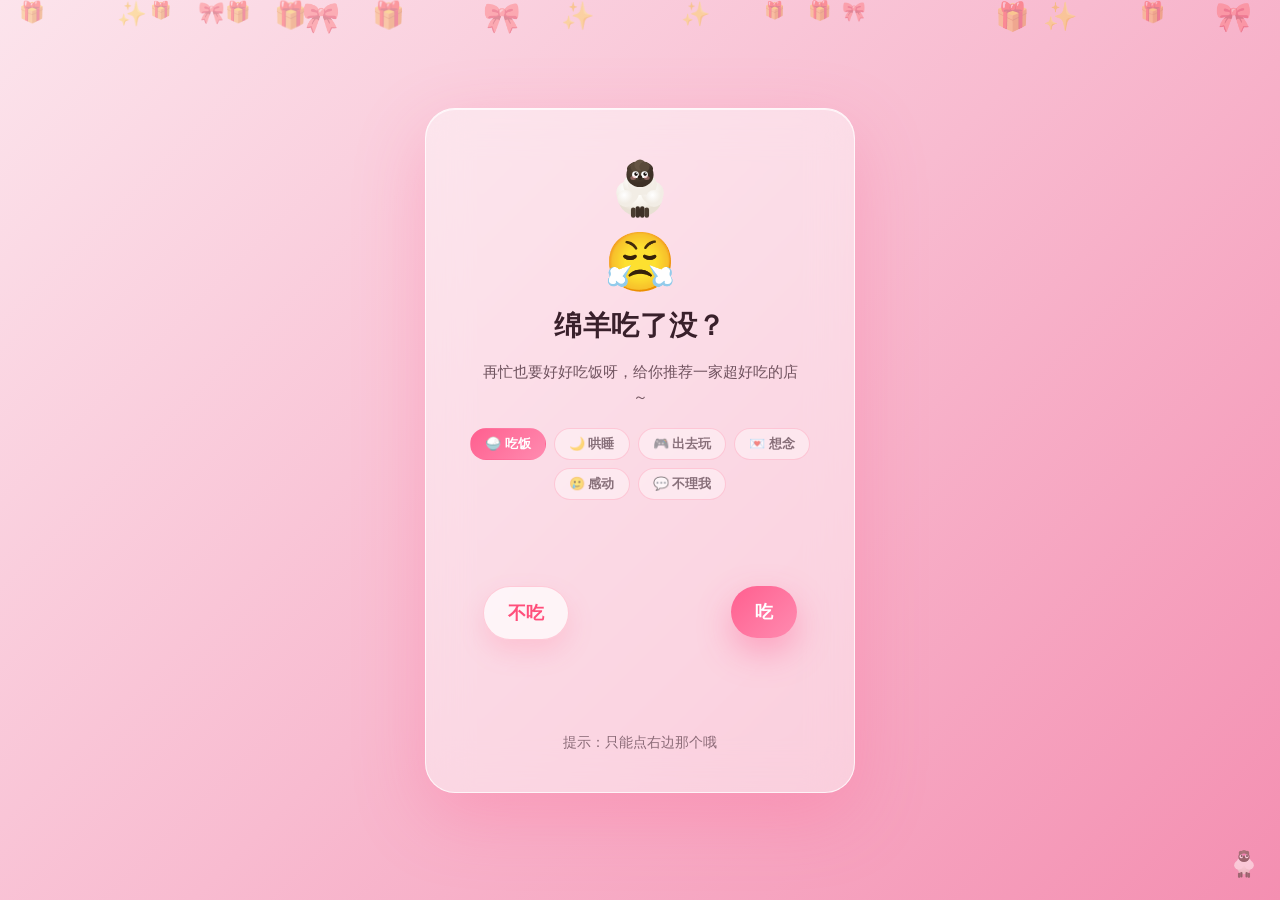
<file: forgive.html>
<!DOCTYPE html>
<html lang="zh-CN">
<head>
  <meta charset="UTF-8" />
  <meta name="viewport" content="width=device-width, initial-scale=1.0" />
  <title>绵羊小互动</title>
  <link rel="icon" href="data:image/svg+xml,<svg xmlns='http://www.w3.org/2000/svg' viewBox='0 0 32 32'><ellipse cx='16' cy='18' rx='11' ry='10' fill='%235a4a3a'/><circle cx='13' cy='13' r='4' fill='%235a4a3a'/><circle cx='16' cy='11.5' r='4.5' fill='%23665544'/><circle cx='19' cy='13' r='4' fill='%235a4a3a'/><ellipse cx='13' cy='10' rx='3' ry='2' fill='%23f7c5c5'/><ellipse cx='19' cy='10' rx='3' ry='2' fill='%23f7c5c5'/><circle cx='14' cy='18' r='3' fill='white'/><circle cx='18' cy='18' r='3' fill='white'/><circle cx='14.5' cy='17.5' r='1.5' fill='%231a1410'/><circle cx='18.5' cy='17.5' r='1.5' fill='%231a1410'/><circle cx='15.2' cy='16.5' r='0.6' fill='white'/><circle cx='19.2' cy='16.5' r='0.6' fill='white'/><ellipse cx='12.5' cy='20.5' rx='1.5' ry='1' fill='%23e8a0a0' opacity='0.5'/><ellipse cx='19.5' cy='20.5' rx='1.5' ry='1' fill='%23e8a0a0' opacity='0.5'/><ellipse cx='16' cy='19.5' rx='1.2' ry='0.8' fill='%232a2018'/></svg>" />
  <link rel="stylesheet" href="css/intro.css?v=291062b" />
  <style>
    * {
      box-sizing: border-box;
      -webkit-tap-highlight-color: transparent;
    }

    body {
      margin: 0;
      min-height: 100dvh;
      overflow: hidden;
      font-family: -apple-system, BlinkMacSystemFont, "Segoe UI", "PingFang SC",
        "Microsoft YaHei", sans-serif;
      background: linear-gradient(135deg, #fce4ec 0%, #f8bbd0 50%, #f48fb1 100%);
      display: flex;
      align-items: center;
      justify-content: center;
      color: #3a1f2b;
    }

    .heart-bg {
      position: fixed;
      inset: 0;
      pointer-events: none;
      overflow: hidden;
      z-index: 0;
    }

    .heart {
      position: absolute;
      color: rgba(255, 90, 140, 0.35);
      animation: floatHeart 8s linear infinite;
      font-size: 20px;
    }

    @keyframes floatHeart {
      0% {
        transform: translateY(110dvh) scale(0.8) rotate(0deg);
        opacity: 0;
      }
      15% { opacity: 1; }
      100% {
        transform: translateY(-20dvh) scale(1.4) rotate(360deg);
        opacity: 0;
      }
    }

    .card {
      position: relative;
      z-index: 1;
      width: min(92vw, 430px);
      min-height: 520px;
      padding: 34px 22px 28px;
      border-radius: 30px;
      background: rgba(255, 255, 255, 0.46);
      border: 1px solid rgba(255, 255, 255, 0.75);
      box-shadow:
        0 24px 70px rgba(255, 90, 140, 0.28),
        inset 0 1px 0 rgba(255, 255, 255, 0.7);
      backdrop-filter: blur(22px);
      -webkit-backdrop-filter: blur(22px);
      text-align: center;
    }

    .sheep-dancer {
      width: 72px;
      height: 82px;
      margin: 0 auto 4px;
      animation: sheepDance 0.7s ease-in-out infinite alternate;
    }

    @keyframes sheepDance {
      0% { transform: translateY(0) rotate(-6deg) scaleX(1); }
      30% { transform: translateY(-14px) rotate(-3deg) scaleX(1.04); }
      60% { transform: translateY(-6px) rotate(3deg) scaleX(0.96); }
      100% { transform: translateY(-22px) rotate(6deg) scaleX(1.02); }
    }

    .emoji {
      font-size: 58px;
      line-height: 1;
      margin-bottom: 16px;
      animation: bounce 1.8s ease-in-out infinite;
    }

    @keyframes bounce {
      0%, 100% { transform: translateY(0); }
      50% { transform: translateY(-8px); }
    }

    h1 {
      margin: 0;
      font-size: 28px;
      font-weight: 800;
      letter-spacing: 0.02em;
      color: #39202b;
    }

    .subtitle {
      margin: 14px auto 0;
      max-width: 320px;
      line-height: 1.7;
      font-size: 15px;
      color: rgba(58, 31, 43, 0.72);
    }

    .scene-switcher {
      display: flex;
      flex-wrap: wrap;
      gap: 8px;
      justify-content: center;
      margin-top: 18px;
      padding: 0 8px;
    }
    .scene-pill {
      padding: 6px 14px;
      border-radius: 999px;
      border: 1px solid rgba(255, 95, 135, 0.25);
      background: rgba(255, 255, 255, 0.4);
      color: rgba(58, 31, 43, 0.6);
      font-size: 13px;
      font-weight: 600;
      cursor: pointer;
      transition: all 0.25s;
      white-space: nowrap;
      touch-action: manipulation;
    }
    .scene-pill:hover {
      background: rgba(255, 95, 135, 0.12);
      color: #ff5f8f;
    }
    .scene-pill.active {
      background: linear-gradient(135deg, #ff5f8f, #ff8bb0);
      color: white;
      border-color: transparent;
    }

    .button-area {
      position: relative;
      width: 100%;
      height: 230px;
      margin-top: 34px;
    }

    .btn {
      position: absolute;
      border: none;
      cursor: pointer;
      border-radius: 999px;
      padding: 14px 24px;
      font-size: 18px;
      font-weight: 700;
      transition:
        transform 0.28s ease,
        left 0.28s ease,
        top 0.28s ease,
        opacity 0.28s ease,
        box-shadow 0.28s ease;
      user-select: none;
      white-space: nowrap;
      touch-action: manipulation;
      -webkit-tap-highlight-color: transparent;
    }

    .btn:active {
      transform: scale(0.95);
    }

    #noBtn {
      left: 35px;
      top: 52px;
      color: #ff4f7b;
      background: rgba(255, 255, 255, 0.7);
      border: 1px solid rgba(255, 95, 135, 0.28);
      box-shadow: 0 12px 26px rgba(255, 95, 135, 0.18);
      transform-origin: left center;
    }

    #yesBtn {
      right: 35px;
      top: 52px;
      color: white;
      background: linear-gradient(135deg, #ff5f8f, #ff8bb0);
      box-shadow: 0 14px 34px rgba(255, 80, 135, 0.38);
      z-index: 2;
      transform-origin: right center;
    }

    .tip {
      position: absolute;
      left: 50%;
      bottom: 12px;
      transform: translateX(-50%);
      width: 100%;
      font-size: 14px;
      color: rgba(58, 31, 43, 0.58);
    }

    .success-mask {
      position: fixed;
      inset: 0;
      z-index: 10;
      display: none;
      align-items: center;
      justify-content: center;
      padding: 24px;
      background: rgba(255, 220, 235, 0.72);
      backdrop-filter: blur(18px);
      -webkit-backdrop-filter: blur(18px);
    }

    .success-box {
      width: min(90vw, 420px);
      max-width: calc(100vw - 48px);
      max-height: 80dvh;
      overflow-y: auto;
      -webkit-overflow-scrolling: touch;
      padding: 34px 24px;
      border-radius: 30px;
      background: rgba(255, 255, 255, 0.72);
      border: 1px solid rgba(255, 255, 255, 0.86);
      box-shadow: 0 24px 80px rgba(255, 80, 135, 0.28);
      text-align: center;
      animation: pop 0.38s ease;
    }

    @keyframes pop {
      from { transform: scale(0.82); opacity: 0; }
      to { transform: scale(1); opacity: 1; }
    }

    .success-box .big {
      font-size: 64px;
      margin-bottom: 14px;
    }

    .success-box h2 {
      margin: 0;
      font-size: 26px;
      color: #3a1f2b;
    }

    .success-box p {
      margin: 14px 0 24px;
      line-height: 1.8;
      color: rgba(58, 31, 43, 0.72);
    }

    .again-btn {
      border: none;
      border-radius: 999px;
      padding: 13px 24px;
      font-size: 16px;
      font-weight: 700;
      color: white;
      background: linear-gradient(135deg, #ff5f8f, #ff8bb0);
      box-shadow: 0 12px 28px rgba(255, 80, 135, 0.34);
      cursor: pointer;
      touch-action: manipulation;
    }

    .corner-home {
      position: fixed;
      bottom: max(16px, env(safe-area-inset-bottom, 16px));
      right: max(16px, env(safe-area-inset-right, 16px));
      z-index: 5;
      width: 40px;
      height: 40px;
      opacity: 0.5;
      transition: opacity 0.3s, transform 0.3s;
      cursor: pointer;
      text-decoration: none;
      display: flex;
      align-items: center;
      justify-content: center;
      border-radius: 50%;
      touch-action: manipulation;
    }
    .corner-home:hover {
      opacity: 0.85;
      transform: scale(1.15);
    }
    .corner-home svg {
      width: 100%;
      height: 100%;
    }

    @media (max-width: 420px) {
      .card { min-height: 440px; padding: 28px 16px 22px; }
      .sheep-dancer { width: 56px; height: 64px; }
      h1 { font-size: 23px; }
      .subtitle { font-size: 14px; max-width: 280px; }
      .btn { font-size: 16px; padding: 12px 18px; }
      .button-area { height: 200px; margin-top: 24px; }
      #noBtn { left: 10px; top: 42px; }
      #yesBtn { right: 10px; top: 42px; }
      .tip { font-size: 13px; bottom: 6px; }
      .success-box { padding: 28px 18px; }
      .success-box .big { font-size: 52px; }
      .success-box h2 { font-size: 22px; }
      .corner-home { width: 36px; height: 36px; bottom: max(12px, env(safe-area-inset-bottom, 12px)); right: max(12px, env(safe-area-inset-right, 12px)); }
    }

    @media (max-width: 360px) {
      body { overflow-y: auto; align-items: flex-start; padding-top: 12px; padding-bottom: env(safe-area-inset-bottom, 12px); }
      .card { min-height: 420px; padding: 24px 12px 18px; border-radius: 24px; }
      .sheep-dancer { width: 48px; height: 56px; margin-bottom: 2px; }
      h1 { font-size: 21px; }
      .subtitle { font-size: 13px; }
      .emoji { font-size: 48px; margin-bottom: 10px; }
      .scene-pill { padding: 5px 10px; font-size: 12px; }
      .scene-switcher { gap: 6px; margin-top: 14px; }
      .button-area { height: 180px; margin-top: 18px; }
      .btn { font-size: 15px; padding: 11px 16px; }
      #noBtn { left: 6px; top: 36px; }
      #yesBtn { right: 6px; top: 36px; }
      .tip { font-size: 12px; bottom: 2px; }
      .corner-home { width: 32px; height: 32px; bottom: max(8px, env(safe-area-inset-bottom, 8px)); right: max(8px, env(safe-area-inset-right, 8px)); }
      .success-mask { padding: 16px; }
      .success-box { padding: 24px 14px; border-radius: 24px; }
      .success-box .big { font-size: 44px; margin-bottom: 10px; }
      .success-box h2 { font-size: 20px; }
    }

    /* ── Page nav loading overlay ────────────────── */
    .page-loading-overlay{position:fixed;inset:0;z-index:99999;display:flex;align-items:center;justify-content:center;flex-direction:column;gap:16px;background:#0f172a;opacity:1;transition:opacity .35s ease-out}
    .page-loading-overlay.hidden{opacity:0;pointer-events:none}
    .page-loading-overlay.removed{display:none}
    .page-loading-sheep{width:100px;height:110px;animation:ld-bounce .55s ease-in-out infinite alternate}
    .page-loading-text{color:#94a3b8;font-size:13px;font-weight:600;letter-spacing:.05em}
    .page-loading-dots{display:inline-block;width:20px;text-align:left}
    @keyframes ld-bounce{0%{transform:translateY(0) scaleY(1)}80%{transform:translateY(-18px) scaleY(.92)}100%{transform:translateY(-22px) scaleY(1.06)}}
  </style>
</head>

<body>
  <div class="page-loading-overlay hidden" id="pageLoadingOverlay"><svg class="page-loading-sheep" viewBox="0 0 200 220" xmlns="http://www.w3.org/2000/svg"><defs><radialGradient id="ldBody" cx="45%" cy="35%"><stop offset="0%" stop-color="#fffefb"/><stop offset="70%" stop-color="#f5f0e8"/><stop offset="100%" stop-color="#e8e0d4"/></radialGradient><radialGradient id="ldFluff" cx="40%" cy="30%"><stop offset="0%" stop-color="#ffffff"/><stop offset="100%" stop-color="#f2ede5"/></radialGradient><radialGradient id="ldHead" cx="40%" cy="35%"><stop offset="0%" stop-color="#5a4a3a"/><stop offset="100%" stop-color="#3d3026"/></radialGradient><radialGradient id="ldEar" cx="50%" cy="50%"><stop offset="0%" stop-color="#f7c5c5"/><stop offset="100%" stop-color="#e8a0a0"/></radialGradient></defs><g><circle cx="100" cy="130" r="42" fill="url(#ldBody)"/><circle cx="70" cy="118" r="26" fill="url(#ldFluff)"/><circle cx="130" cy="118" r="26" fill="url(#ldFluff)"/><circle cx="82" cy="100" r="24" fill="url(#ldFluff)"/><circle cx="118" cy="100" r="24" fill="url(#ldFluff)"/><circle cx="100" cy="96" r="28" fill="url(#ldFluff)"/><circle cx="66" cy="130" r="20" fill="url(#ldFluff)"/><circle cx="134" cy="130" r="20" fill="url(#ldFluff)"/><circle cx="76" cy="142" r="18" fill="#ede6db"/><circle cx="124" cy="142" r="18" fill="#ede6db"/><circle cx="90" cy="148" r="16" fill="#e8e0d4"/><circle cx="110" cy="148" r="16" fill="#e8e0d4"/></g><g><circle cx="56" cy="124" r="14" fill="url(#ldFluff)"/><circle cx="50" cy="118" r="9" fill="#ffffff"/></g><g><g><ellipse cx="78" cy="55" rx="15" ry="8" fill="url(#ldHead)" transform="rotate(-32 78 55)"/><ellipse cx="78" cy="55" rx="9" ry="5" fill="url(#ldEar)" transform="rotate(-32 78 55)"/></g><g><ellipse cx="122" cy="55" rx="15" ry="8" fill="url(#ldHead)" transform="rotate(32 122 55)"/><ellipse cx="122" cy="55" rx="9" ry="5" fill="url(#ldEar)" transform="rotate(32 122 55)"/></g><ellipse cx="100" cy="72" rx="30" ry="28" fill="url(#ldHead)"/><circle cx="88" cy="50" r="11" fill="#5a4a3a"/><circle cx="100" cy="46" r="12" fill="#665544"/><circle cx="112" cy="50" r="11" fill="#5a4a3a"/><circle cx="88" cy="70" r="7.5" fill="white"/><circle cx="112" cy="70" r="7.5" fill="white"/><circle cx="89" cy="69" r="4" fill="#1a1410"/><circle cx="113" cy="69" r="4" fill="#1a1410"/><circle cx="91.5" cy="67" r="1.8" fill="white"/><circle cx="87" cy="71" r="0.9" fill="white"/><circle cx="115.5" cy="67" r="1.8" fill="white"/><circle cx="111" cy="71" r="0.9" fill="white"/><ellipse cx="78" cy="78" rx="6" ry="4" fill="#e8a0a0" opacity=".45"/><ellipse cx="122" cy="78" rx="6" ry="4" fill="#e8a0a0" opacity=".45"/><ellipse cx="100" cy="76" rx="5" ry="3.5" fill="#2a2018"/><path d="M96 80.5 Q100 85 104 80.5" stroke="#2a2018" stroke-width="1.2" fill="none" stroke-linecap="round"/></g><rect x="74" y="158" width="10" height="22" rx="5" fill="#4a3c30"/><rect x="116" y="158" width="10" height="22" rx="5" fill="#4a3c30"/><rect x="84" y="156" width="10" height="24" rx="5" fill="#3d3026"/><rect x="106" y="156" width="10" height="24" rx="5" fill="#3d3026"/><ellipse cx="89" cy="180" rx="5.5" ry="3" fill="#2a2018"/><ellipse cx="111" cy="180" rx="5.5" ry="3" fill="#2a2018"/><ellipse cx="79" cy="180" rx="5.5" ry="3" fill="#2a2018"/><ellipse cx="121" cy="180" rx="5.5" ry="3" fill="#2a2018"/></svg><div class="page-loading-text">小羊奔跑中<span class="page-loading-dots"></span></div></div>
  <script>(function(){var o=document.getElementById('pageLoadingOverlay');if(!o)return;var s=false;try{s=sessionStorage.getItem('__sheep_nav_loading')==='1';sessionStorage.removeItem('__sheep_nav_loading');}catch(e){}if(s){o.classList.remove('hidden');var d=o.querySelector('.page-loading-dots');if(d){var c=0;o._dt=setInterval(function(){c=(c+1)%4;d.textContent='.'.repeat(c);},400);}}else{o.classList.add('hidden');setTimeout(function(){o.parentNode&&o.classList.add('removed');},400);}})();</script>
  <div class="heart-bg" id="heartBg"></div>

  <main class="card">
    <svg class="sheep-dancer" viewBox="0 0 120 145" xmlns="http://www.w3.org/2000/svg">
      <defs>
        <radialGradient id="sdBody" cx="45%" cy="35%"><stop offset="0%" stop-color="#fffefb"/><stop offset="70%" stop-color="#f5f0e8"/><stop offset="100%" stop-color="#e8e0d4"/></radialGradient>
        <radialGradient id="sdFluff" cx="40%" cy="30%"><stop offset="0%" stop-color="#ffffff"/><stop offset="100%" stop-color="#f2ede5"/></radialGradient>
        <radialGradient id="sdHead" cx="40%" cy="35%"><stop offset="0%" stop-color="#5a4a3a"/><stop offset="100%" stop-color="#3d3026"/></radialGradient>
        <radialGradient id="sdEar" cx="50%" cy="50%"><stop offset="0%" stop-color="#f7c5c5"/><stop offset="100%" stop-color="#e8a0a0"/></radialGradient>
      </defs>
      <g>
        <ellipse cx="60" cy="100" rx="38" ry="30" fill="url(#sdBody)"/>
        <circle cx="38" cy="88" r="20" fill="url(#sdFluff)"/><circle cx="82" cy="88" r="20" fill="url(#sdFluff)"/>
        <circle cx="48" cy="74" r="18" fill="url(#sdFluff)"/><circle cx="72" cy="74" r="18" fill="url(#sdFluff)"/>
        <circle cx="60" cy="70" r="22" fill="url(#sdFluff)"/>
        <circle cx="35" cy="98" r="15" fill="url(#sdFluff)"/><circle cx="85" cy="98" r="15" fill="url(#sdFluff)"/>
      </g>
      <g>
        <ellipse cx="48" cy="42" rx="12" ry="7" fill="url(#sdHead)" transform="rotate(-28 48 42)"/>
        <ellipse cx="48" cy="42" rx="7" ry="4" fill="url(#sdEar)" transform="rotate(-28 48 42)"/>
        <ellipse cx="72" cy="42" rx="12" ry="7" fill="url(#sdHead)" transform="rotate(28 72 42)"/>
        <ellipse cx="72" cy="42" rx="7" ry="4" fill="url(#sdEar)" transform="rotate(28 72 42)"/>
        <ellipse cx="60" cy="56" rx="24" ry="22" fill="url(#sdHead)"/>
        <circle cx="52" cy="42" r="9" fill="#5a4a3a"/><circle cx="60" cy="39" r="10" fill="#665544"/><circle cx="68" cy="42" r="9" fill="#5a4a3a"/>
        <circle cx="52" cy="56" r="6" fill="white"/><circle cx="68" cy="56" r="6" fill="white"/>
        <circle cx="53" cy="55" r="3.2" fill="#1a1410"/><circle cx="69" cy="55" r="3.2" fill="#1a1410"/>
        <circle cx="54.5" cy="53.5" r="1.4" fill="white"/><circle cx="70.5" cy="53.5" r="1.4" fill="white"/>
        <ellipse cx="48" cy="62" rx="5" ry="3.5" fill="#e8a0a0" opacity=".45"/>
        <ellipse cx="72" cy="62" rx="5" ry="3.5" fill="#e8a0a0" opacity=".45"/>
        <ellipse cx="60" cy="60" rx="4" ry="2.8" fill="#2a2018"/>
        <path d="M57 63.5 Q60 67 63 63.5" stroke="#2a2018" stroke-width="1" fill="none" stroke-linecap="round"/>
      </g>
      <rect x="44" y="114" width="8" height="18" rx="4" fill="#4a3c30"/><rect x="68" y="114" width="8" height="18" rx="4" fill="#4a3c30"/>
      <rect x="52" y="112" width="8" height="20" rx="4" fill="#3d3026"/><rect x="60" y="112" width="8" height="20" rx="4" fill="#3d3026"/>
    </svg>
    <div class="emoji" id="emoji">🥺</div>
    <h1 id="question">绵羊吃了没？</h1>
    <p class="subtitle" id="subtitle">
      再忙也要好好吃饭呀，给你推荐一家超好吃的店～
    </p>
    <div class="scene-switcher" id="sceneSwitcher"></div>
    <div class="button-area" id="buttonArea">
      <button class="btn" id="noBtn">不吃</button>
      <button class="btn" id="yesBtn">吃</button>
      <div class="tip" id="tip">提示：只能点右边那个哦</div>
    </div>
  </main>

  <div class="success-mask" id="successMask">
    <div class="success-box">
      <div class="big">🎁</div>
      <h2 id="successTitle">🍚 干饭成功！</h2>
      <p id="successMsg">
        吃饱喝足！<br>身体健康才是本钱呀～
      </p>
      <button class="again-btn" onclick="location.reload()">再玩一次</button>
    </div>
  </div>

  <a href="index.html" class="corner-home" title="回基地">
    <svg viewBox="0 0 48 53" xmlns="http://www.w3.org/2000/svg">
      <circle cx="24" cy="31" r="9" fill="url(#cb)"/>
      <circle cx="17" cy="28" r="6" fill="#fffefb"/>
      <circle cx="31" cy="28" r="6" fill="#fffefb"/>
      <circle cx="20" cy="24" r="5.5" fill="#fff"/>
      <circle cx="28" cy="24" r="5.5" fill="#fff"/>
      <circle cx="24" cy="23" r="6.5" fill="#fffefb"/>
      <ellipse cx="24" cy="17" rx="7.5" ry="7" fill="url(#ch)"/>
      <circle cx="20" cy="12" r="3" fill="#5a4a3a"/>
      <circle cx="24" cy="11" r="3.2" fill="#665544"/>
      <circle cx="28" cy="12" r="3" fill="#5a4a3a"/>
      <circle cx="20.5" cy="16.5" r="2.5" fill="white"/>
      <circle cx="27.5" cy="16.5" r="2.5" fill="white"/>
      <circle cx="21" cy="16" r="1.3" fill="#1a1410"/>
      <circle cx="28" cy="16" r="1.3" fill="#1a1410"/>
      <ellipse cx="24" cy="17.5" rx="1.8" ry="1.2" fill="#2a2018"/>
      <ellipse cx="24" cy="14" rx="3" ry="1.5" fill="#f472b6"/>
      <rect x="16" y="38" width="3" height="7" rx="1.5" fill="#4a3c30"/>
      <rect x="29" y="38" width="3" height="7" rx="1.5" fill="#4a3c30"/>
      <rect x="19" y="37" width="3" height="7.5" rx="1.5" fill="#3d3026"/>
      <rect x="26" y="37" width="3" height="7.5" rx="1.5" fill="#3d3026"/>
      <defs>
        <radialGradient id="cb" cx="45%" cy="35%"><stop offset="0%" stop-color="#fffefb"/><stop offset="100%" stop-color="#e8e0d4"/></radialGradient>
        <radialGradient id="ch" cx="40%" cy="35%"><stop offset="0%" stop-color="#5a4a3a"/><stop offset="100%" stop-color="#3d3026"/></radialGradient>
      </defs>
    </svg>
  </a>

  <script>
    var SCENES = {
      eat: {
        label: "🍚 吃饭",
        question: "绵羊吃了没？",
        subtitle: "再忙也要好好吃饭呀，给你推荐一家超好吃的店～",
        noText: "不吃",
        yesText: "吃",
        emojis: ["😤","😒","🤨","😋","🍚","🥢","😎"],
        noTexts: ["不吃","不饿","等一下","忙着呢","待会","就不","再说","哼"],
        yesTexts: ["吃","行吧","点菜","啥好吃","可以","走起","饿了","开动"],
        tips: ["提示：只能点右边那个哦","人是铁饭是钢","点右边一起干饭","不吃饱哪有力气","光盘行动","绵羊最棒"],
        successTitle: "🍚 干饭成功！",
        successMsg: "吃饱喝足！<br>身体健康才是本钱呀～"
      },
      sleep: {
        label: "🌙 哄睡",
        question: "绵羊还不睡吗？",
        subtitle: "都几点啦，明天还要早起呢，早点休息吧～",
        noText: "不睡",
        yesText: "睡了",
        emojis: ["😴","🥱","😪","🛏️","💤","🌙","⭐"],
        noTexts: ["不睡","再等等","不困","刷完这集","五分钟","精神得很","别催","哼"],
        yesTexts: ["睡了","好吧","关灯","闭眼了","数绵羊","晚安","明天见","ZZZ"],
        tips: ["提示：该睡觉啦","熬夜掉毛哦","数绵羊吧：1 2 3","右边按钮秒入睡","早睡早起","晚安世界"],
        successTitle: "🌙 晚安！",
        successMsg: "闭眼数绵羊：🐑 1只、🐑 2只、🐑 3只……<br>好梦。"
      },
      play: {
        label: "🎮 出去玩",
        question: "绵羊出来玩吗？",
        subtitle: "天气这么好，窝在家里太浪费了，出去逛逛怎么样？",
        noText: "不去",
        yesText: "走",
        emojis: ["😒","😑","🤔","😊","🌈","🎉","🥳"],
        noTexts: ["不去","懒","改天","好远","热","麻烦","宅着挺好","哼"],
        yesTexts: ["走","行","去哪","换衣服","出发","走走走","go","冲"],
        tips: ["提示：点右边就出发","别宅啦","外面空气好","走嘛","马上就到","嘿嘿"],
        successTitle: "🎉 出发！",
        successMsg: "换鞋出门！<br>今天你说了算～"
      },
      miss: {
        label: "💌 想念",
        question: "绵羊想我了吗？",
        subtitle: "好久没见了，有没有那么一点点想我？",
        noText: "没有",
        yesText: "有点",
        emojis: ["🥺","😳","😊","😄","😎","💖","💞"],
        noTexts: ["没有","还行","一般","你先说","不告诉你","一点点","可能吧","再问一次"],
        yesTexts: ["有点","想啦","真的","每天","挺想的","嗯","是的","承认了"],
        tips: ["提示：说实话哦","我知道的","承认吧","别不好意思","快点说","嘿嘿"],
        successTitle: "💕 双向奔赴！",
        successMsg: "我也想你呀～<br>下次见面请你喝奶茶。"
      },
      touch: {
        label: "🥲 感动",
        question: "绵羊感动了没？",
        subtitle: "你看看这些，有没有一点点触动？说实话就行～",
        noText: "还行",
        yesText: "有点",
        emojis: ["😐","😕","🤔","😊","🥲","😭","💗"],
        noTexts: ["还行","就这","一般般","好吧","有一点","差了点火候","继续努力","哼"],
        yesTexts: ["有点","好吧","呜呜","有被戳到","不错","用心了","纸巾","呜呜呜"],
        tips: ["提示：诚实一点嘛","感觉到了吧","右边按钮懂你","偷偷感动了吧","嘿嘿"],
        successTitle: "🥲 呜呜呜！",
        successMsg: "好啦～<br>还有很多好玩的事等着我们呢。"
      },
      ignore: {
        label: "💬 不理我",
        question: "绵羊怎么不回我？",
        subtitle: "发了好几条了你都没反应，在忙啥呢？回一下呗～",
        noText: "不回",
        yesText: "回你",
        emojis: ["😤","😒","😑","😏","😊","😄","💕"],
        noTexts: ["不回","忙着","等一下","没看到","不想回","烦","再说","哼"],
        yesTexts: ["回你","好了","看到了","在呢","说吧","听着","回了","来啦"],
        tips: ["提示：回一下嘛","看到了就回呗","右边按钮秒回","别装死了","快点","嘿嘿"],
        successTitle: "💬 终于回了！",
        successMsg: "可算回我了！<br>下次别已读不回了啊～"
      }
    };

    var question = document.getElementById("question");
    var subtitle = document.getElementById("subtitle");
    var noBtn = document.getElementById("noBtn");
    var yesBtn = document.getElementById("yesBtn");
    var buttonArea = document.getElementById("buttonArea");
    var tip = document.getElementById("tip");
    var emoji = document.getElementById("emoji");
    var successMask = document.getElementById("successMask");
    var successTitle = document.getElementById("successTitle");
    var successMsg = document.getElementById("successMsg");
    var heartBg = document.getElementById("heartBg");
    var sceneSwitcher = document.getElementById("sceneSwitcher");

    var currentScene = "eat";
    var config = SCENES[currentScene];
    var noClickCount = 0;
    var yesClickCount = 0;
    var noScale = 1;
    var yesScale = 1;

    function buildSceneSwitcher() {
      sceneSwitcher.innerHTML = "";
      Object.keys(SCENES).forEach(function(key) {
        var pill = document.createElement("button");
        pill.className = "scene-pill" + (key === currentScene ? " active" : "");
        pill.textContent = SCENES[key].label;
        pill.addEventListener("click", function() { switchScene(key); });
        sceneSwitcher.appendChild(pill);
      });
    }

    function switchScene(key) {
      if (key === currentScene) return;
      currentScene = key;
      config = SCENES[key];
      resetGame();
      buildSceneSwitcher();
    }

    function resetGame() {
      noClickCount = 0;
      yesClickCount = 0;
      noScale = 1;
      yesScale = 1;

      question.textContent = config.question;
      subtitle.textContent = config.subtitle;
      emoji.textContent = config.emojis[0];
      noBtn.textContent = config.noText;
      yesBtn.textContent = config.yesText;

      noBtn.style.transform = "scale(1)";
      noBtn.style.opacity = "1";
      noBtn.style.left = "";
      noBtn.style.top = "";
      yesBtn.style.transform = "scale(1)";
      yesBtn.style.right = "";
      yesBtn.style.top = "";
      tip.textContent = config.tips[0];

      successMask.style.display = "none";
    }

    function randomBetween(min, max) {
      return Math.random() * (max - min) + min;
    }

    function moveNoButton() {
      var areaRect = buttonArea.getBoundingClientRect();
      var btnRect = noBtn.getBoundingClientRect();
      var maxLeft = areaRect.width - btnRect.width - 10;
      var maxTop = areaRect.height - btnRect.height - 45;
      var left = randomBetween(8, Math.max(8, maxLeft));
      var top = randomBetween(8, Math.max(8, maxTop));
      noBtn.style.left = left + "px";
      noBtn.style.top = top + "px";
    }

    function updateTip() {
      tip.textContent = config.tips[Math.min(yesClickCount, config.tips.length - 1)];
    }

    function showSuccess() {
      successTitle.textContent = config.successTitle;
      successMsg.innerHTML = config.successMsg;
      successMask.style.display = "flex";
      createBurstHearts();
    }

    noBtn.addEventListener("click", function() {
      noClickCount++;
      noScale = Math.max(0.38, noScale - 0.1);
      yesScale = Math.min(3.3, yesScale + 0.18);

      noBtn.textContent = config.noTexts[noClickCount % config.noTexts.length];
      yesBtn.textContent = config.yesTexts[noClickCount % config.yesTexts.length];
      emoji.textContent = config.emojis[Math.min(noClickCount, config.emojis.length - 1)];

      noBtn.style.transform = "scale(" + noScale + ")";
      yesBtn.style.transform = "scale(" + yesScale + ")";
      if (noScale <= 0.45) noBtn.style.opacity = "0.35";

      moveNoButton();
      updateTip();
    });

    yesBtn.addEventListener("click", function() {
      yesClickCount++;
      yesScale = Math.min(5.2, yesScale + 0.38);
      noScale = Math.max(0.25, noScale - 0.08);

      yesBtn.textContent = config.yesTexts[yesClickCount % config.yesTexts.length];
      yesBtn.style.transform = "scale(" + yesScale + ")";
      noBtn.style.transform = "scale(" + noScale + ")";
      emoji.textContent = config.emojis[Math.min(yesClickCount + 4, config.emojis.length - 1)];

      updateTip();
      if (yesClickCount >= 6) showSuccess();
    });

    noBtn.addEventListener("mouseenter", function() {
      if (window.innerWidth > 768) moveNoButton();
    });

    function createFloatingHearts() {
      for (var i = 0; i < 18; i++) {
        var heart = document.createElement("div");
        heart.className = "heart";
        heart.textContent = ["🎁", "🎀", "✨", "🎁"][i % 4];
        heart.style.left = Math.random() * 100 + "vw";
        heart.style.animationDelay = Math.random() * 8 + "s";
        heart.style.animationDuration = randomBetween(6, 11) + "s";
        heart.style.fontSize = randomBetween(16, 32) + "px";
        heartBg.appendChild(heart);
      }
    }

    function createBurstHearts() {
      for (var i = 0; i < 30; i++) {
        var heart = document.createElement("div");
        heart.textContent = "🎁";
        heart.style.position = "fixed";
        heart.style.left = "50%";
        heart.style.top = "50%";
        heart.style.zIndex = "20";
        heart.style.pointerEvents = "none";
        heart.style.fontSize = randomBetween(18, 34) + "px";

        var x = randomBetween(-180, 180);
        var y = randomBetween(-220, 120);
        var rot = randomBetween(-180, 180);

        heart.animate([
          { transform: "translate(-50%, -50%) scale(0.4) rotate(0deg)", opacity: 1 },
          { transform: "translate(calc(-50% + " + x + "px), calc(-50% + " + y + "px)) scale(1.5) rotate(" + rot + "deg)", opacity: 0 }
        ], {
          duration: randomBetween(900, 1500),
          easing: "ease-out",
          fill: "forwards"
        });

        document.body.appendChild(heart);
        setTimeout(function() { heart.remove(); }, 1600);
      }
    }

    buildSceneSwitcher();
    resetGame();
    createFloatingHearts();
  </script>
  <script type="module">
    import { finishLoading } from "./js/loading.js?v=291062b";
    finishLoading();
  </script>
</body>
</html>
</file>
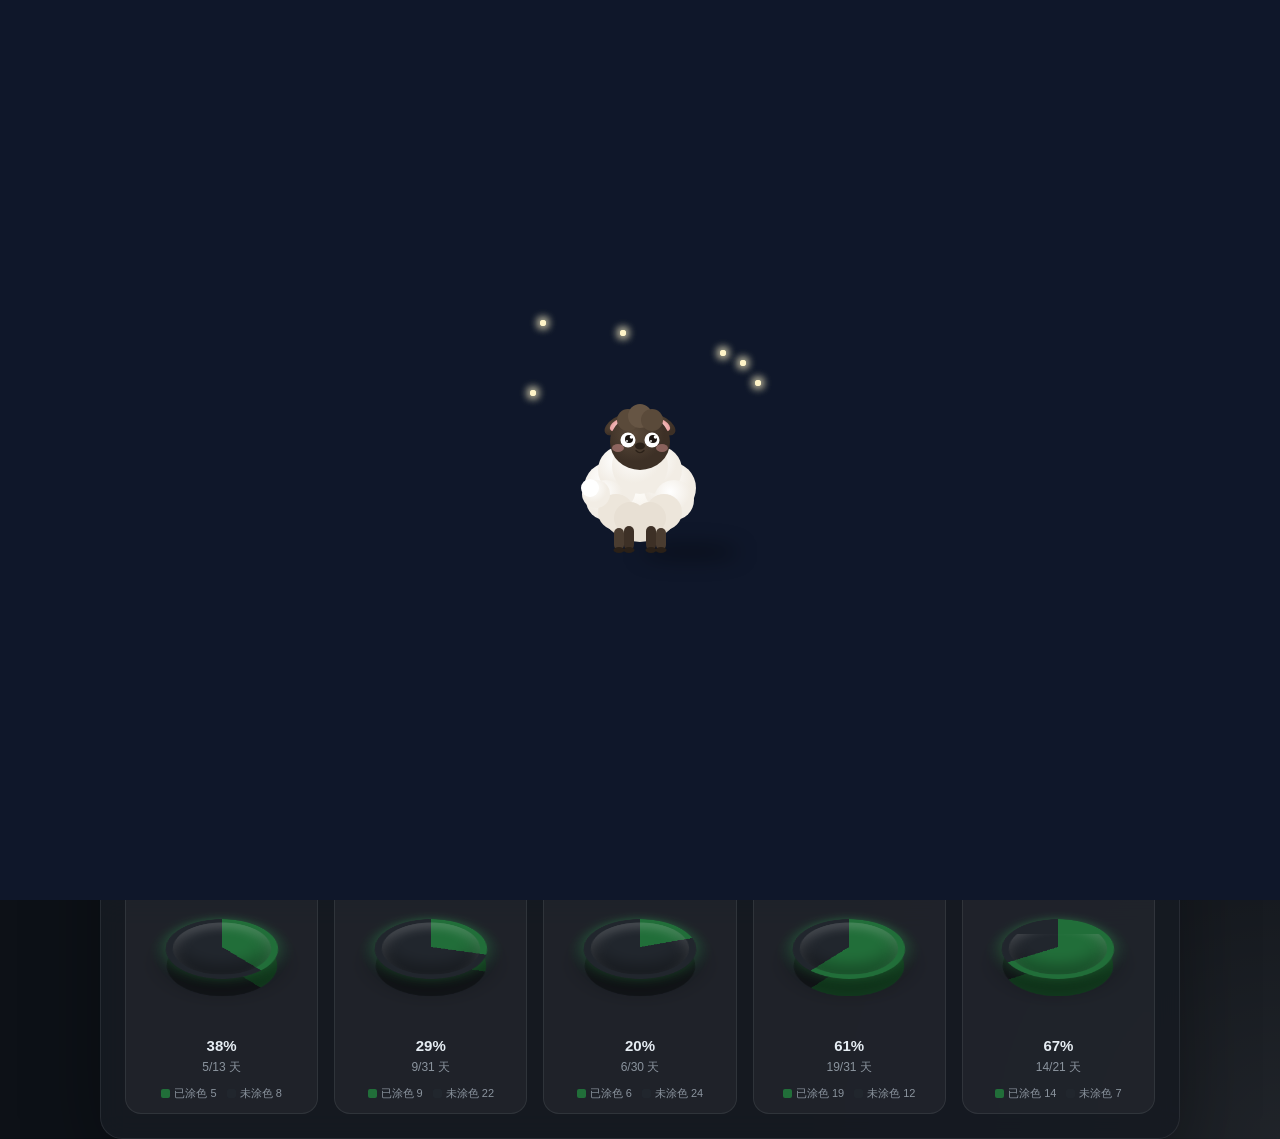
<file: heat.html>
<!DOCTYPE html>
<html lang="zh-CN">
<head>
  <meta charset="UTF-8" />
  <meta name="viewport" content="width=device-width, initial-scale=1.0" />
  <title>🐑 热力图</title>
  <link rel="icon" href="data:image/svg+xml,<svg xmlns='http://www.w3.org/2000/svg' viewBox='0 0 32 32'><ellipse cx='16' cy='18' rx='11' ry='10' fill='%235a4a3a'/><circle cx='13' cy='13' r='4' fill='%235a4a3a'/><circle cx='16' cy='11.5' r='4.5' fill='%23665544'/><circle cx='19' cy='13' r='4' fill='%235a4a3a'/><ellipse cx='13' cy='10' rx='3' ry='2' fill='%23f7c5c5'/><ellipse cx='19' cy='10' rx='3' ry='2' fill='%23f7c5c5'/><circle cx='14' cy='18' r='3' fill='white'/><circle cx='18' cy='18' r='3' fill='white'/><circle cx='14.5' cy='17.5' r='1.5' fill='%231a1410'/><circle cx='18.5' cy='17.5' r='1.5' fill='%231a1410'/><circle cx='15.2' cy='16.5' r='0.6' fill='white'/><circle cx='19.2' cy='16.5' r='0.6' fill='white'/><ellipse cx='12.5' cy='20.5' rx='1.5' ry='1' fill='%23e8a0a0' opacity='0.5'/><ellipse cx='19.5' cy='20.5' rx='1.5' ry='1' fill='%23e8a0a0' opacity='0.5'/><ellipse cx='16' cy='19.5' rx='1.2' ry='0.8' fill='%232a2018'/></svg>" />
  <link rel="stylesheet" href="css/style.css" />
  <link rel="stylesheet" href="css/intro.css?v=291062b" />
  <link rel="stylesheet" href="css/sheep.css?v=291062b" />
  <style>
    .page-loading-overlay{position:fixed;inset:0;z-index:99999;display:flex;align-items:center;justify-content:center;flex-direction:column;gap:16px;background:#0f172a;opacity:1;transition:opacity .35s ease-out}
    .page-loading-overlay.hidden{opacity:0;pointer-events:none}
    .page-loading-overlay.removed{display:none}
    .page-loading-sheep{width:100px;height:110px;animation:ld-bounce .55s ease-in-out infinite alternate}
    .page-loading-text{color:#94a3b8;font-size:13px;font-weight:600;letter-spacing:.05em}
    .page-loading-dots{display:inline-block;width:20px;text-align:left}
    @keyframes ld-bounce{0%{transform:translateY(0) scaleY(1)}80%{transform:translateY(-18px) scaleY(.92)}100%{transform:translateY(-22px) scaleY(1.06)}}
  </style>
</head>

<body>
  <div class="page-loading-overlay hidden" id="pageLoadingOverlay"><svg class="page-loading-sheep" viewBox="0 0 200 220" xmlns="http://www.w3.org/2000/svg"><defs><radialGradient id="ldBody" cx="45%" cy="35%"><stop offset="0%" stop-color="#fffefb"/><stop offset="70%" stop-color="#f5f0e8"/><stop offset="100%" stop-color="#e8e0d4"/></radialGradient><radialGradient id="ldFluff" cx="40%" cy="30%"><stop offset="0%" stop-color="#ffffff"/><stop offset="100%" stop-color="#f2ede5"/></radialGradient><radialGradient id="ldHead" cx="40%" cy="35%"><stop offset="0%" stop-color="#5a4a3a"/><stop offset="100%" stop-color="#3d3026"/></radialGradient><radialGradient id="ldEar" cx="50%" cy="50%"><stop offset="0%" stop-color="#f7c5c5"/><stop offset="100%" stop-color="#e8a0a0"/></radialGradient></defs><g><circle cx="100" cy="130" r="42" fill="url(#ldBody)"/><circle cx="70" cy="118" r="26" fill="url(#ldFluff)"/><circle cx="130" cy="118" r="26" fill="url(#ldFluff)"/><circle cx="82" cy="100" r="24" fill="url(#ldFluff)"/><circle cx="118" cy="100" r="24" fill="url(#ldFluff)"/><circle cx="100" cy="96" r="28" fill="url(#ldFluff)"/><circle cx="66" cy="130" r="20" fill="url(#ldFluff)"/><circle cx="134" cy="130" r="20" fill="url(#ldFluff)"/><circle cx="76" cy="142" r="18" fill="#ede6db"/><circle cx="124" cy="142" r="18" fill="#ede6db"/><circle cx="90" cy="148" r="16" fill="#e8e0d4"/><circle cx="110" cy="148" r="16" fill="#e8e0d4"/></g><g><circle cx="56" cy="124" r="14" fill="url(#ldFluff)"/><circle cx="50" cy="118" r="9" fill="#ffffff"/></g><g><g><ellipse cx="78" cy="55" rx="15" ry="8" fill="url(#ldHead)" transform="rotate(-32 78 55)"/><ellipse cx="78" cy="55" rx="9" ry="5" fill="url(#ldEar)" transform="rotate(-32 78 55)"/></g><g><ellipse cx="122" cy="55" rx="15" ry="8" fill="url(#ldHead)" transform="rotate(32 122 55)"/><ellipse cx="122" cy="55" rx="9" ry="5" fill="url(#ldEar)" transform="rotate(32 122 55)"/></g><ellipse cx="100" cy="72" rx="30" ry="28" fill="url(#ldHead)"/><circle cx="88" cy="50" r="11" fill="#5a4a3a"/><circle cx="100" cy="46" r="12" fill="#665544"/><circle cx="112" cy="50" r="11" fill="#5a4a3a"/><circle cx="88" cy="70" r="7.5" fill="white"/><circle cx="112" cy="70" r="7.5" fill="white"/><circle cx="89" cy="69" r="4" fill="#1a1410"/><circle cx="113" cy="69" r="4" fill="#1a1410"/><circle cx="91.5" cy="67" r="1.8" fill="white"/><circle cx="87" cy="71" r="0.9" fill="white"/><circle cx="115.5" cy="67" r="1.8" fill="white"/><circle cx="111" cy="71" r="0.9" fill="white"/><ellipse cx="78" cy="78" rx="6" ry="4" fill="#e8a0a0" opacity=".45"/><ellipse cx="122" cy="78" rx="6" ry="4" fill="#e8a0a0" opacity=".45"/><ellipse cx="100" cy="76" rx="5" ry="3.5" fill="#2a2018"/><path d="M96 80.5 Q100 85 104 80.5" stroke="#2a2018" stroke-width="1.2" fill="none" stroke-linecap="round"/></g><rect x="74" y="158" width="10" height="22" rx="5" fill="#4a3c30"/><rect x="116" y="158" width="10" height="22" rx="5" fill="#4a3c30"/><rect x="84" y="156" width="10" height="24" rx="5" fill="#3d3026"/><rect x="106" y="156" width="10" height="24" rx="5" fill="#3d3026"/><ellipse cx="89" cy="180" rx="5.5" ry="3" fill="#2a2018"/><ellipse cx="111" cy="180" rx="5.5" ry="3" fill="#2a2018"/><ellipse cx="79" cy="180" rx="5.5" ry="3" fill="#2a2018"/><ellipse cx="121" cy="180" rx="5.5" ry="3" fill="#2a2018"/></svg><div class="page-loading-text">小羊奔跑中<span class="page-loading-dots"></span></div></div>
  <script>(function(){var o=document.getElementById('pageLoadingOverlay');if(!o)return;var s=false;try{s=sessionStorage.getItem('__sheep_nav_loading')==='1';sessionStorage.removeItem('__sheep_nav_loading');}catch(e){}if(s){o.classList.remove('hidden');var d=o.querySelector('.page-loading-dots');if(d){var c=0;o._dt=setInterval(function(){c=(c+1)%4;d.textContent='.'.repeat(c);},400);}}else{o.classList.add('hidden');setTimeout(function(){o.parentNode&&o.classList.add('removed');},400);}})();</script>
  <!-- ── Intro Sheep ──────────────────────────────── -->
  <div class="intro-overlay" id="introOverlay">
    <div class="intro-scene">
      <div class="intro-sparkle intro-sparkle-1"></div>
      <div class="intro-sparkle intro-sparkle-2"></div>
      <div class="intro-sparkle intro-sparkle-3"></div>
      <div class="intro-sparkle intro-sparkle-4"></div>
      <div class="intro-sparkle intro-sparkle-5"></div>
      <div class="intro-sparkle intro-sparkle-6"></div>
      <div class="intro-shadow"></div>
      <div class="intro-message" id="introMessage"></div>
      <svg class="intro-sheep" viewBox="0 0 200 220" width="200" height="220" xmlns="http://www.w3.org/2000/svg">
        <defs>
          <radialGradient id="bodyGrad" cx="45%" cy="35%">
            <stop offset="0%" stop-color="#fffefb"/>
            <stop offset="70%" stop-color="#f5f0e8"/>
            <stop offset="100%" stop-color="#e8e0d4"/>
          </radialGradient>
          <radialGradient id="fluffGrad" cx="40%" cy="30%">
            <stop offset="0%" stop-color="#ffffff"/>
            <stop offset="100%" stop-color="#f2ede5"/>
          </radialGradient>
          <radialGradient id="headGrad" cx="40%" cy="35%">
            <stop offset="0%" stop-color="#5a4a3a"/>
            <stop offset="100%" stop-color="#3d3026"/>
          </radialGradient>
          <radialGradient id="earInnerGrad" cx="50%" cy="50%">
            <stop offset="0%" stop-color="#f7c5c5"/>
            <stop offset="100%" stop-color="#e8a0a0"/>
          </radialGradient>
        </defs>

        <!-- Body cloud -->
        <g class="sheep-body-cloud">
          <!-- Fluff circles -->
          <circle cx="100" cy="130" r="42" fill="url(#bodyGrad)"/>
          <circle cx="70" cy="118" r="26" fill="url(#fluffGrad)"/>
          <circle cx="130" cy="118" r="26" fill="url(#fluffGrad)"/>
          <circle cx="82" cy="100" r="24" fill="url(#fluffGrad)"/>
          <circle cx="118" cy="100" r="24" fill="url(#fluffGrad)"/>
          <circle cx="100" cy="96" r="28" fill="url(#fluffGrad)"/>
          <circle cx="66" cy="130" r="20" fill="url(#fluffGrad)"/>
          <circle cx="134" cy="130" r="20" fill="url(#fluffGrad)"/>
          <circle cx="76" cy="142" r="18" fill="#ede6db"/>
          <circle cx="124" cy="142" r="18" fill="#ede6db"/>
          <circle cx="90" cy="148" r="16" fill="#e8e0d4"/>
          <circle cx="110" cy="148" r="16" fill="#e8e0d4"/>
        </g>

        <!-- Tail -->
        <g class="sheep-tail">
          <circle cx="56" cy="124" r="14" fill="url(#fluffGrad)"/>
          <circle cx="50" cy="118" r="9" fill="#ffffff"/>
        </g>

        <!-- Head -->
        <g class="sheep-head-group">
          <!-- Ears -->
          <g class="ear-left">
            <ellipse cx="78" cy="55" rx="15" ry="8" fill="url(#headGrad)" transform="rotate(-32 78 55)"/>
            <ellipse cx="78" cy="55" rx="9" ry="5" fill="url(#earInnerGrad)" transform="rotate(-32 78 55)"/>
          </g>
          <g class="ear-right">
            <ellipse cx="122" cy="55" rx="15" ry="8" fill="url(#headGrad)" transform="rotate(32 122 55)"/>
            <ellipse cx="122" cy="55" rx="9" ry="5" fill="url(#earInnerGrad)" transform="rotate(32 122 55)"/>
          </g>

          <!-- Head shape -->
          <ellipse cx="100" cy="72" rx="30" ry="28" fill="url(#headGrad)"/>

          <!-- Fluffy top of head -->
          <circle cx="88" cy="50" r="11" fill="#5a4a3a"/>
          <circle cx="100" cy="46" r="12" fill="#665544"/>
          <circle cx="112" cy="50" r="11" fill="#5a4a3a"/>

          <!-- Eyes -->
          <g class="eye-blink">
            <circle cx="88" cy="70" r="7.5" fill="white"/>
            <circle cx="112" cy="70" r="7.5" fill="white"/>
            <circle cx="89" cy="69" r="4" fill="#1a1410"/>
            <circle cx="113" cy="69" r="4" fill="#1a1410"/>
            <!-- Catchlights -->
            <circle cx="91.5" cy="67" r="1.8" fill="white"/>
            <circle cx="87" cy="71" r="0.9" fill="white"/>
            <circle cx="115.5" cy="67" r="1.8" fill="white"/>
            <circle cx="111" cy="71" r="0.9" fill="white"/>
          </g>

          <!-- Rosy cheeks -->
          <ellipse cx="78" cy="78" rx="6" ry="4" fill="#e8a0a0" opacity="0.45"/>
          <ellipse cx="122" cy="78" rx="6" ry="4" fill="#e8a0a0" opacity="0.45"/>

          <!-- Nose -->
          <ellipse cx="100" cy="76" rx="5" ry="3.5" fill="#2a2018"/>

          <!-- Mouth -->
          <path d="M96 80.5 Q100 85 104 80.5" stroke="#2a2018" stroke-width="1.2" fill="none" stroke-linecap="round"/>
        </g>

        <!-- Legs -->
        <rect class="leg-back-left" x="74" y="158" width="10" height="22" rx="5" fill="#4a3c30"/>
        <rect class="leg-back-right" x="116" y="158" width="10" height="22" rx="5" fill="#4a3c30"/>
        <rect class="leg-front-left" x="84" y="156" width="10" height="24" rx="5" fill="#3d3026"/>
        <rect class="leg-front-right" x="106" y="156" width="10" height="24" rx="5" fill="#3d3026"/>

        <!-- Tiny hooves -->
        <ellipse class="leg-front-left" cx="89" cy="180" rx="5.5" ry="3" fill="#2a2018"/>
        <ellipse class="leg-front-right" cx="111" cy="180" rx="5.5" ry="3" fill="#2a2018"/>
        <ellipse class="leg-back-left" cx="79" cy="180" rx="5.5" ry="3" fill="#2a2018"/>
        <ellipse class="leg-back-right" cx="121" cy="180" rx="5.5" ry="3" fill="#2a2018"/>
      </svg>
    </div>
  </div>

  <div class="card">
    <div class="header">
      <div>
        <div class="title">热力图</div>
        <div class="subtitle">2026.02.16 — 2026.06.21；一周一列，周一到周日。</div>
        <a href="index.html" class="nav-link">🏠 基地</a>
        <a href="map.html" class="nav-link">地图</a>
        <a href="timeline.html" class="nav-link">时间线</a>
        <a href="leaderboard.html" class="nav-link">排行</a>
      </div>

      <div class="controls">
        <select id="modeSelect">
          <option value="shape">模式 1：形状填充</option>
          <option value="depth">模式 2：颜色深度</option>
        </select>

        <select id="themeSelect">
          <option value="githubGreen">GitHub 绿</option>
          <option value="oceanBlue">海洋蓝</option>
          <option value="cyberCyan">炫酷青</option>
          <option value="warmOrange">温暖橙</option>
          <option value="rosePink">玫瑰粉</option>
          <option value="violetPurple">紫罗兰</option>
        </select>
      </div>
    </div>

    <div class="heatmap-wrap">
      <div id="calendar" class="calendar"></div>
    </div>

    <div class="legend" id="legend"></div>

    <div class="month-ratio" id="monthRatio"></div>

    <div class="total-pie-section" id="totalPieSection"></div>

    <div class="monthly-pie-section" id="monthlyPieSection"></div>
  </div>

  <script>
    (function() {
      var overlay = document.getElementById('introOverlay');
      var msgEl = document.getElementById('introMessage');
      function hide() {
        overlay && overlay.classList.add('hide');
        if (msgEl) msgEl.textContent = '';
      }
      setTimeout(hide, 2000);
      overlay && overlay.addEventListener('click', hide);
      window.showIntroSheep = function(msg, duration) {
        if (!overlay) return;
        if (msgEl && msg) msgEl.textContent = msg;
        overlay.classList.remove('hide');
        setTimeout(hide, duration || 2500);
      };
    })();
  </script>
  <script type="module">
    import { initCornerSheep, initTransitions } from "./js/sheep.js?v=291062b";
    import { finishLoading } from "./js/loading.js?v=291062b";
    initCornerSheep();
    initTransitions();
    finishLoading();
  </script>
  <script type="module" src="js/main.js?v=291062b"></script>
</body>
</html>
</file>
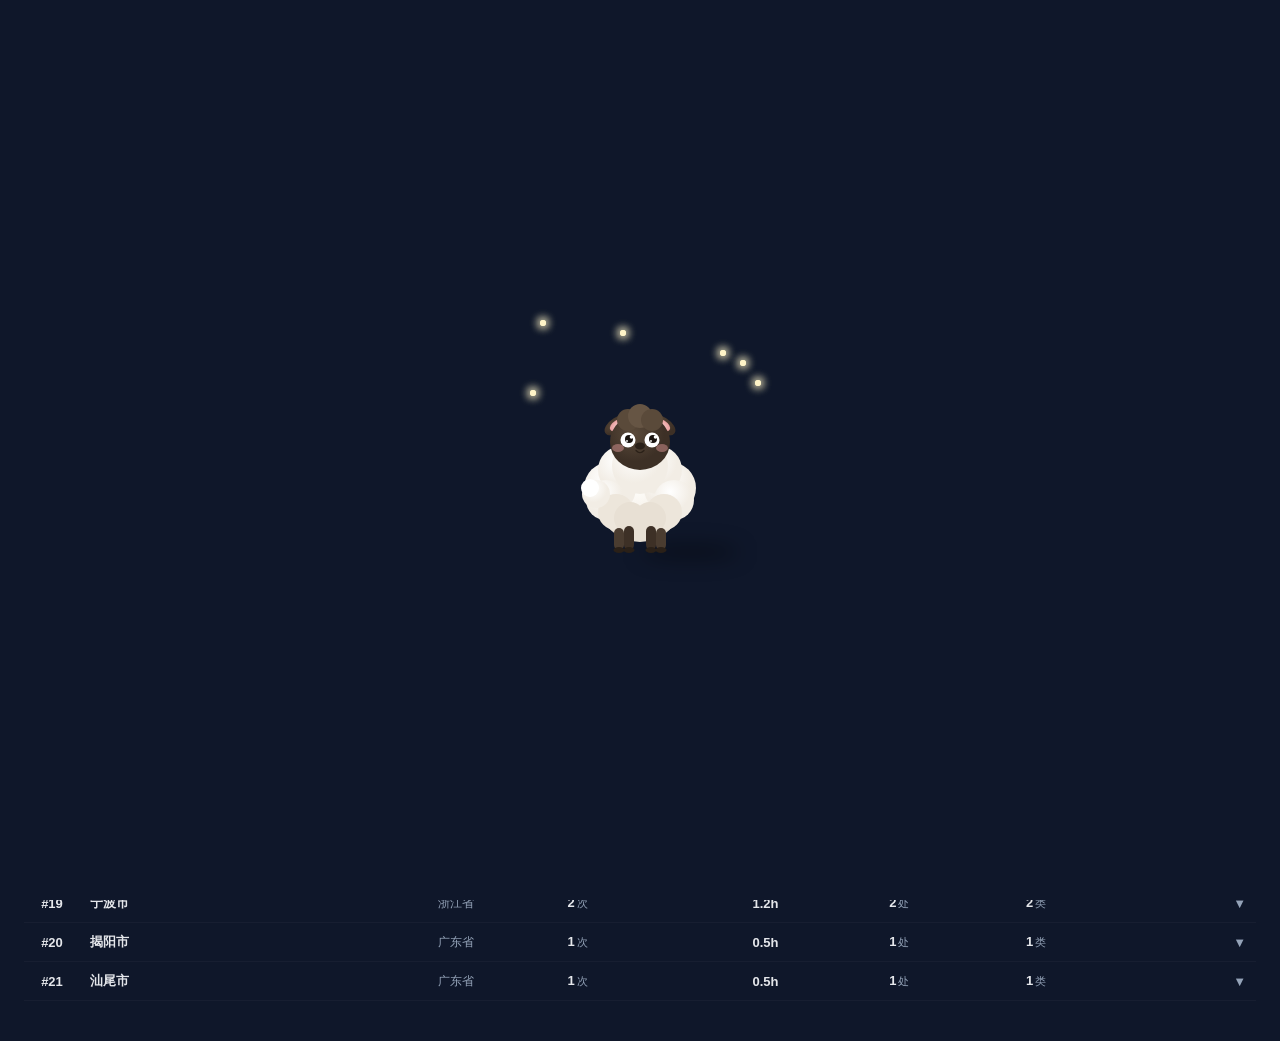
<file: leaderboard.html>
<!DOCTYPE html>
<html lang="zh-CN">
<head>
  <meta charset="UTF-8" />
  <meta name="viewport" content="width=device-width, initial-scale=1.0" />
  <title>排行榜</title>
  <link rel="icon" href="data:image/svg+xml,<svg xmlns='http://www.w3.org/2000/svg' viewBox='0 0 32 32'><ellipse cx='16' cy='18' rx='11' ry='10' fill='%235a4a3a'/><circle cx='13' cy='13' r='4' fill='%235a4a3a'/><circle cx='16' cy='11.5' r='4.5' fill='%23665544'/><circle cx='19' cy='13' r='4' fill='%235a4a3a'/><ellipse cx='13' cy='10' rx='3' ry='2' fill='%23f7c5c5'/><ellipse cx='19' cy='10' rx='3' ry='2' fill='%23f7c5c5'/><circle cx='14' cy='18' r='3' fill='white'/><circle cx='18' cy='18' r='3' fill='white'/><circle cx='14.5' cy='17.5' r='1.5' fill='%231a1410'/><circle cx='18.5' cy='17.5' r='1.5' fill='%231a1410'/><circle cx='15.2' cy='16.5' r='0.6' fill='white'/><circle cx='19.2' cy='16.5' r='0.6' fill='white'/><ellipse cx='12.5' cy='20.5' rx='1.5' ry='1' fill='%23e8a0a0' opacity='0.5'/><ellipse cx='19.5' cy='20.5' rx='1.5' ry='1' fill='%23e8a0a0' opacity='0.5'/><ellipse cx='16' cy='19.5' rx='1.2' ry='0.8' fill='%232a2018'/></svg>" />
  <link rel="stylesheet" href="css/intro.css?v=291062b" />
  <link rel="stylesheet" href="css/sheep.css?v=291062b" />
  <link rel="stylesheet" href="css/leaderboard.css?v=291062b" />
</head>

<body>
  <div class="page-loading-overlay hidden" id="pageLoadingOverlay"><svg class="page-loading-sheep" viewBox="0 0 200 220" xmlns="http://www.w3.org/2000/svg"><defs><radialGradient id="ldBody" cx="45%" cy="35%"><stop offset="0%" stop-color="#fffefb"/><stop offset="70%" stop-color="#f5f0e8"/><stop offset="100%" stop-color="#e8e0d4"/></radialGradient><radialGradient id="ldFluff" cx="40%" cy="30%"><stop offset="0%" stop-color="#ffffff"/><stop offset="100%" stop-color="#f2ede5"/></radialGradient><radialGradient id="ldHead" cx="40%" cy="35%"><stop offset="0%" stop-color="#5a4a3a"/><stop offset="100%" stop-color="#3d3026"/></radialGradient><radialGradient id="ldEar" cx="50%" cy="50%"><stop offset="0%" stop-color="#f7c5c5"/><stop offset="100%" stop-color="#e8a0a0"/></radialGradient></defs><g><circle cx="100" cy="130" r="42" fill="url(#ldBody)"/><circle cx="70" cy="118" r="26" fill="url(#ldFluff)"/><circle cx="130" cy="118" r="26" fill="url(#ldFluff)"/><circle cx="82" cy="100" r="24" fill="url(#ldFluff)"/><circle cx="118" cy="100" r="24" fill="url(#ldFluff)"/><circle cx="100" cy="96" r="28" fill="url(#ldFluff)"/><circle cx="66" cy="130" r="20" fill="url(#ldFluff)"/><circle cx="134" cy="130" r="20" fill="url(#ldFluff)"/><circle cx="76" cy="142" r="18" fill="#ede6db"/><circle cx="124" cy="142" r="18" fill="#ede6db"/><circle cx="90" cy="148" r="16" fill="#e8e0d4"/><circle cx="110" cy="148" r="16" fill="#e8e0d4"/></g><g><circle cx="56" cy="124" r="14" fill="url(#ldFluff)"/><circle cx="50" cy="118" r="9" fill="#ffffff"/></g><g><g><ellipse cx="78" cy="55" rx="15" ry="8" fill="url(#ldHead)" transform="rotate(-32 78 55)"/><ellipse cx="78" cy="55" rx="9" ry="5" fill="url(#ldEar)" transform="rotate(-32 78 55)"/></g><g><ellipse cx="122" cy="55" rx="15" ry="8" fill="url(#ldHead)" transform="rotate(32 122 55)"/><ellipse cx="122" cy="55" rx="9" ry="5" fill="url(#ldEar)" transform="rotate(32 122 55)"/></g><ellipse cx="100" cy="72" rx="30" ry="28" fill="url(#ldHead)"/><circle cx="88" cy="50" r="11" fill="#5a4a3a"/><circle cx="100" cy="46" r="12" fill="#665544"/><circle cx="112" cy="50" r="11" fill="#5a4a3a"/><circle cx="88" cy="70" r="7.5" fill="white"/><circle cx="112" cy="70" r="7.5" fill="white"/><circle cx="89" cy="69" r="4" fill="#1a1410"/><circle cx="113" cy="69" r="4" fill="#1a1410"/><circle cx="91.5" cy="67" r="1.8" fill="white"/><circle cx="87" cy="71" r="0.9" fill="white"/><circle cx="115.5" cy="67" r="1.8" fill="white"/><circle cx="111" cy="71" r="0.9" fill="white"/><ellipse cx="78" cy="78" rx="6" ry="4" fill="#e8a0a0" opacity=".45"/><ellipse cx="122" cy="78" rx="6" ry="4" fill="#e8a0a0" opacity=".45"/><ellipse cx="100" cy="76" rx="5" ry="3.5" fill="#2a2018"/><path d="M96 80.5 Q100 85 104 80.5" stroke="#2a2018" stroke-width="1.2" fill="none" stroke-linecap="round"/></g><rect x="74" y="158" width="10" height="22" rx="5" fill="#4a3c30"/><rect x="116" y="158" width="10" height="22" rx="5" fill="#4a3c30"/><rect x="84" y="156" width="10" height="24" rx="5" fill="#3d3026"/><rect x="106" y="156" width="10" height="24" rx="5" fill="#3d3026"/><ellipse cx="89" cy="180" rx="5.5" ry="3" fill="#2a2018"/><ellipse cx="111" cy="180" rx="5.5" ry="3" fill="#2a2018"/><ellipse cx="79" cy="180" rx="5.5" ry="3" fill="#2a2018"/><ellipse cx="121" cy="180" rx="5.5" ry="3" fill="#2a2018"/></svg><div class="page-loading-text">小羊奔跑中<span class="page-loading-dots"></span></div></div>
  <script>(function(){var o=document.getElementById('pageLoadingOverlay');if(!o)return;var s=false;try{s=sessionStorage.getItem('__sheep_nav_loading')==='1';sessionStorage.removeItem('__sheep_nav_loading');}catch(e){}if(s){o.classList.remove('hidden');var d=o.querySelector('.page-loading-dots');if(d){var c=0;o._dt=setInterval(function(){c=(c+1)%4;d.textContent='.'.repeat(c);},400);}}else{o.classList.add('hidden');setTimeout(function(){o.parentNode&&o.classList.add('removed');},400);}})();</script>

  <!-- ── Intro Sheep ──────────────────────────────── -->
  <div class="intro-overlay" id="introOverlay">
    <div class="intro-scene">
      <div class="intro-sparkle intro-sparkle-1"></div>
      <div class="intro-sparkle intro-sparkle-2"></div>
      <div class="intro-sparkle intro-sparkle-3"></div>
      <div class="intro-sparkle intro-sparkle-4"></div>
      <div class="intro-sparkle intro-sparkle-5"></div>
      <div class="intro-sparkle intro-sparkle-6"></div>
      <div class="intro-shadow"></div>
      <div class="intro-message" id="introMessage"></div>
      <svg class="intro-sheep" viewBox="0 0 200 220" width="200" height="220" xmlns="http://www.w3.org/2000/svg">
        <defs>
          <radialGradient id="bodyGrad" cx="45%" cy="35%"><stop offset="0%" stop-color="#fffefb"/><stop offset="70%" stop-color="#f5f0e8"/><stop offset="100%" stop-color="#e8e0d4"/></radialGradient>
          <radialGradient id="fluffGrad" cx="40%" cy="30%"><stop offset="0%" stop-color="#ffffff"/><stop offset="100%" stop-color="#f2ede5"/></radialGradient>
          <radialGradient id="headGrad" cx="40%" cy="35%"><stop offset="0%" stop-color="#5a4a3a"/><stop offset="100%" stop-color="#3d3026"/></radialGradient>
          <radialGradient id="earInnerGrad" cx="50%" cy="50%"><stop offset="0%" stop-color="#f7c5c5"/><stop offset="100%" stop-color="#e8a0a0"/></radialGradient>
        </defs>
        <g class="sheep-body-cloud">
          <circle cx="100" cy="130" r="42" fill="url(#bodyGrad)"/>
          <circle cx="70" cy="118" r="26" fill="url(#fluffGrad)"/>
          <circle cx="130" cy="118" r="26" fill="url(#fluffGrad)"/>
          <circle cx="82" cy="100" r="24" fill="url(#fluffGrad)"/>
          <circle cx="118" cy="100" r="24" fill="url(#fluffGrad)"/>
          <circle cx="100" cy="96" r="28" fill="url(#fluffGrad)"/>
          <circle cx="66" cy="130" r="20" fill="url(#fluffGrad)"/>
          <circle cx="134" cy="130" r="20" fill="url(#fluffGrad)"/>
          <circle cx="76" cy="142" r="18" fill="#ede6db"/>
          <circle cx="124" cy="142" r="18" fill="#ede6db"/>
          <circle cx="90" cy="148" r="16" fill="#e8e0d4"/>
          <circle cx="110" cy="148" r="16" fill="#e8e0d4"/>
        </g>
        <g class="sheep-tail">
          <circle cx="56" cy="124" r="14" fill="url(#fluffGrad)"/>
          <circle cx="50" cy="118" r="9" fill="#ffffff"/>
        </g>
        <g class="sheep-head-group">
          <g class="ear-left">
            <ellipse cx="78" cy="55" rx="15" ry="8" fill="url(#headGrad)" transform="rotate(-32 78 55)"/>
            <ellipse cx="78" cy="55" rx="9" ry="5" fill="url(#earInnerGrad)" transform="rotate(-32 78 55)"/>
          </g>
          <g class="ear-right">
            <ellipse cx="122" cy="55" rx="15" ry="8" fill="url(#headGrad)" transform="rotate(32 122 55)"/>
            <ellipse cx="122" cy="55" rx="9" ry="5" fill="url(#earInnerGrad)" transform="rotate(32 122 55)"/>
          </g>
          <ellipse cx="100" cy="72" rx="30" ry="28" fill="url(#headGrad)"/>
          <circle cx="88" cy="50" r="11" fill="#5a4a3a"/>
          <circle cx="100" cy="46" r="12" fill="#665544"/>
          <circle cx="112" cy="50" r="11" fill="#5a4a3a"/>
          <g class="eye-blink">
            <circle cx="88" cy="70" r="7.5" fill="white"/>
            <circle cx="112" cy="70" r="7.5" fill="white"/>
            <circle cx="89" cy="69" r="4" fill="#1a1410"/>
            <circle cx="113" cy="69" r="4" fill="#1a1410"/>
            <circle cx="91.5" cy="67" r="1.8" fill="white"/>
            <circle cx="87" cy="71" r="0.9" fill="white"/>
            <circle cx="115.5" cy="67" r="1.8" fill="white"/>
            <circle cx="111" cy="71" r="0.9" fill="white"/>
          </g>
          <ellipse cx="78" cy="78" rx="6" ry="4" fill="#e8a0a0" opacity="0.45"/>
          <ellipse cx="122" cy="78" rx="6" ry="4" fill="#e8a0a0" opacity="0.45"/>
          <ellipse cx="100" cy="76" rx="5" ry="3.5" fill="#2a2018"/>
          <path d="M96 80.5 Q100 85 104 80.5" stroke="#2a2018" stroke-width="1.2" fill="none" stroke-linecap="round"/>
        </g>
        <rect class="leg-back-left" x="74" y="158" width="10" height="22" rx="5" fill="#4a3c30"/>
        <rect class="leg-back-right" x="116" y="158" width="10" height="22" rx="5" fill="#4a3c30"/>
        <rect class="leg-front-left" x="84" y="156" width="10" height="24" rx="5" fill="#3d3026"/>
        <rect class="leg-front-right" x="106" y="156" width="10" height="24" rx="5" fill="#3d3026"/>
        <ellipse class="leg-front-left" cx="89" cy="180" rx="5.5" ry="3" fill="#2a2018"/>
        <ellipse class="leg-front-right" cx="111" cy="180" rx="5.5" ry="3" fill="#2a2018"/>
        <ellipse class="leg-back-left" cx="79" cy="180" rx="5.5" ry="3" fill="#2a2018"/>
        <ellipse class="leg-back-right" cx="121" cy="180" rx="5.5" ry="3" fill="#2a2018"/>
      </svg>
    </div>
  </div>

  <header class="header-bar">
    <div class="header-left">
      <a href="index.html" class="nav-link">🏠 基地</a>
      <span class="page-title">🏆 排行榜</span>
      <a href="heat.html" class="nav-link">热力图</a>
      <a href="map.html" class="nav-link">地图</a>
      <a href="timeline.html" class="nav-link">时间线</a>
    </div>
  </header>

  <nav class="tab-bar" id="tabBar">
    <button class="tab-btn active" data-tab="city">🏙 城市</button>
    <button class="tab-btn" data-tab="district">📍 区县</button>
    <button class="tab-btn" data-tab="weather">🌤 天气</button>
    <button class="tab-btn" data-tab="traffic">🚗 交通</button>
    <button class="tab-btn" data-tab="geo">🌍 地理</button>
    <button class="tab-btn" data-tab="journey">🧭 旅程</button>
  </nav>

  <div class="summary-bar" id="summaryBar"></div>

  <div class="main" id="mainContent"></div>

  <script type="module">
    import { initAll } from "./js/init.js?v=291062b";
    import { records } from "./data/records.js";
    import { recordLocations } from "./data/record_locations.js";
    import { recordWeather } from "./data/record_weather.js";
    import { traffic } from "./data/traffic.js";
    import {
      buildCityStats, buildDistrictStats,
      buildWeatherRankings, buildTrafficRankings, buildTrafficSegmentRankings, buildSummary,
      buildGeoExtremes, buildJourneyStats,
      CONDITION_LABELS
    } from "./js/leaderboard.js";

    initAll({ introTimeout: 2000 });

    const cityStats = buildCityStats(records, recordLocations, recordWeather, traffic);
    const districtStats = buildDistrictStats(records, recordLocations, recordWeather, traffic);
    const weatherRankings = buildWeatherRankings(cityStats);
    const districtWeatherRankings = buildWeatherRankings(districtStats);
    const trafficRankings = buildTrafficRankings(cityStats);
    const trafficSegmentRankings = buildTrafficSegmentRankings(traffic, recordLocations, records);
    const geoExtremes = buildGeoExtremes(records, recordLocations);
    const journeyStats = buildJourneyStats(traffic, recordLocations, records);
    const summary = buildSummary(cityStats);

    const summaryBar = document.getElementById('summaryBar');
    const mainContent = document.getElementById('mainContent');
    const tabBar = document.getElementById('tabBar');

    let currentTab = 'city';
    let citySort = { field: 'recordCount', asc: false };
    let districtSort = { field: 'recordCount', asc: false };
    let wxMode = 'city';
    let trafficMode = 'city';

    function rankClass(i) { if (i===0) return 'rank-1'; if (i===1) return 'rank-2'; if (i===2) return 'rank-3'; return ''; }
    function rankDotClass(i) { if (i===0) return 'gold'; if (i===1) return 'silver'; if (i===2) return 'bronze'; return ''; }
    function fmtHours(h) { if (h>=24) return (Math.round(h/2.4)/10)+'天'; return h.toFixed(1)+'h'; }
    function fmtTemp(c) { return c!=null ? c.toFixed(1)+'°C' : '--'; }
    function fmtKmh(v) { return v!=null ? v.toFixed(1)+' km/h' : '--'; }
    function fmtMm(v) { return v!=null ? v.toFixed(1)+' mm' : '--'; }
    function fmtM(v) { if (v==null) return '--'; if (v>=1000) return (v/1000).toFixed(1)+' km'; return Math.round(v)+' m'; }
    function fmtPct(v) { return v!=null ? Math.round(v*100)+'%' : '--'; }

    function renderSummary() {
      summaryBar.innerHTML =
        `<span class="summary-item">🏙 <strong>${summary.cityCount}</strong> 城市</span>` +
        `<span class="summary-item">📋 <strong>${summary.totalRecords}</strong> 到访</span>` +
        `<span class="summary-item">⏱ <strong>${fmtHours(summary.totalDurationHours)}</strong></span>` +
        `<span class="summary-item">📍 <strong>${summary.totalPlaces}</strong> 地点</span>`;
    }

    function sortedEntries(stats, sort) {
      return Object.entries(stats).sort((a, b) => {
        let va = a[1][sort.field], vb = b[1][sort.field];
        if (va == null) va = 0;
        if (vb == null) vb = 0;
        if (typeof va === 'string') return sort.asc ? va.localeCompare(vb) : vb.localeCompare(va);
        return sort.asc ? va - vb : vb - va;
      });
    }

    function renderActivityBars(breakdown) {
      const entries = Object.entries(breakdown);
      if (!entries.length) return '<span style="color:var(--muted)">无数据</span>';
      const maxVal = entries[0][1];
      return entries.map(([act, count]) =>
        `<div class="activity-bar-row">` +
          `<span class="activity-bar-label">${act}</span>` +
          `<div class="activity-bar-track"><div class="activity-bar-fill" style="width:${(count/maxVal*100).toFixed(0)}%"></div></div>` +
          `<span class="activity-bar-count">${count}</span>` +
        `</div>`
      ).join('');
    }

    function renderTrafficTags(breakdown) {
      const entries = Object.entries(breakdown);
      if (!entries.length) return '<span style="color:var(--muted)">无数据</span>';
      return `<div class="traffic-tags">` +
        entries.map(([type, td]) => {
          const c = td.count || td;
          const extra = td.totalHours != null
            ? ` <span class="traffic-tag-meta">${c}次 · ⏱${fmtHours(td.totalHours)} · 均${fmtHours(td.avgHours)}/次 · 最长${fmtHours(td.maxHours)}/次${td.maxHoursPerDay!=null?' · '+'最长' + fmtHours(td.maxHoursPerDay)+'/天':''} · ${td.dayCount}天</span>`
            : ` ${c}次`;
          return `<span class="traffic-tag">${type}${extra}</span>`;
        }).join('') +
        `</div>`;
    }

    function fmtValTime(val, time, fmtFn) {
      if (val == null) return '--';
      return fmtFn(val) + (time ? `<span class="wx-date">${time}</span>` : '');
    }

    function renderWeatherMini(s) {
      const w = s.weather;
      const dr = w.firstWxTime && w.lastWxTime ? `<tr><td>日期范围</td><td colspan="2"><span class="wx-date">${w.firstWxTime} ~ ${w.lastWxTime}</span></td></tr>` : '';
      return `<table class="weather-mini">` +
        `<tr><td>温度</td><td>${fmtValTime(w.tempMin,w.tempMinTime,fmtTemp)} ~ ${fmtValTime(w.tempMax,w.tempMaxTime,fmtTemp)}</td><td>均 ${fmtTemp(w.tempAvg)}</td></tr>` +
        `<tr><td>体感温度</td><td>${fmtValTime(w.feelsLikeMin,w.feelsLikeMinTime,fmtTemp)} ~ ${fmtValTime(w.feelsLikeMax,w.feelsLikeMaxTime,fmtTemp)}</td><td></td></tr>` +
        `<tr><td>湿度</td><td>${fmtValTime(w.humidityMin,w.humidityMinTime,fmtPct)} ~ ${fmtValTime(w.humidityMax,w.humidityMaxTime,fmtPct)}</td><td>均 ${fmtPct(w.humidityAvg)}</td></tr>` +
        `<tr><td>降水</td><td>最大 ${fmtValTime(w.precipMaxMm,w.precipMaxTime,fmtMm)}</td><td>总计 ${fmtMm(w.precipTotalMm)}${w.precipAvgMm!=null?' · 均 '+fmtMm(w.precipAvgMm):''}</td></tr>` +
        `<tr><td>风速</td><td>${fmtValTime(w.windMinKmh,w.windMinTime,fmtKmh)} ~ ${fmtValTime(w.windMaxKmh,w.windMaxTime,fmtKmh)}</td><td>均 ${fmtKmh(w.windAvgKmh)}</td></tr>` +
        `<tr><td>能见度</td><td>最低 ${fmtValTime(w.visibilityMinM,w.visibilityMinTime,fmtM)} · 最高 ${fmtValTime(w.visibilityMaxM,w.visibilityMaxTime,fmtM)}</td><td>均 ${fmtM(w.visibilityAvgM)}</td></tr>` +
        `<tr><td>紫外线</td><td>${w.uvMin!=null?w.uvMin.toFixed(1):'--'}${w.uvMinTime?`<span class="wx-date">${w.uvMinTime}</span>`:''} ~ ${w.uvMax!=null?Math.round(w.uvMax):'--'}${w.uvMaxTime?`<span class="wx-date">${w.uvMaxTime}</span>`:''}</td><td>均 ${w.uvAvg!=null?w.uvAvg.toFixed(1):'--'}</td></tr>` +
        `<tr><td>天气类型</td><td colspan="2">${Object.entries(s.weatherConditionCounts||{}).map(([c,n])=>(CONDITION_LABELS[c]||c)+' '+n).join(' · ')}</td></tr>` +
        dr +
        `</table>`;
    }


    function renderDetail(s) {
      return `<div class="detail-inner">` +
        `<div class="detail-block"><h4>活动分布</h4>${renderActivityBars(s.activityBreakdown)}</div>` +
        `<div class="detail-block"><h4>交通方式</h4>${renderTrafficTags(s.trafficBreakdown)}</div>` +
        `<div class="detail-block"><h4>天气概况${s.weatherEntryCount?' ('+s.weatherEntryCount+'条)':''}</h4>${s.weatherEntryCount?renderWeatherMini(s):'<span style="color:var(--muted)">无天气数据</span>'}</div>` +
        `</div>`;
    }

    function renderTable(stats, sort) {
      const entries = sortedEntries(stats, sort);
      const isDistrict = currentTab === 'district';
      const cols = isDistrict
        ? ['排名','区县','城市','到访次数','总时长','地点数','活动类型']
        : ['排名','城市','省份','到访次数','总时长','地点数','活动类型'];
      const fields = isDistrict
        ? [null,'district','city','recordCount','totalDurationHours','placeCount','activityCount']
        : [null,null,'admin','recordCount','totalDurationHours','placeCount','activityCount'];

      let html = '<table class="rank-table"><thead><tr>';
      html += cols.map((col, i) => {
        const f = fields[i];
        if (!f) return `<th>${col}</th>`;
        const arrow = sort.field === f ? (sort.asc ? ' ↑' : ' ↓') : '';
        return `<th data-sort="${f}">${col}<span class="sort-arrow">${arrow}</span></th>`;
      }).join('');
      html += '<th></th></tr></thead><tbody>';

      let rank = 0;
      for (const [key, s] of entries) {
        rank++;
        const rowId = 'row-' + key.replace(/[\/]/g, '_');
        html += `<tr class="rank-row" data-key="${key}" id="${rowId}">`;
        html += `<td class="rank-num ${rankClass(rank-1)}">#${rank}</td>`;
        if (isDistrict) {
          html += `<td><span class="city-name">${s.district||s.city}</span></td>`;
          html += `<td style="font-size:12px;color:var(--muted)">${s.city}</td>`;
        } else {
          html += `<td><span class="city-name">${key}</span></td>`;
          html += `<td style="font-size:12px;color:var(--muted)">${s.admin}</td>`;
        }
        html += `<td><span class="stat-val">${s.recordCount}</span><span class="stat-unit">次</span></td>`;
        html += `<td><span class="stat-val">${fmtHours(s.totalDurationHours)}</span></td>`;
        html += `<td><span class="stat-val">${s.placeCount}</span><span class="stat-unit">处</span></td>`;
        html += `<td><span class="stat-val">${s.activityCount}</span><span class="stat-unit">类</span></td>`;
        html += `<td style="text-align:right"><span class="expand-arrow">▼</span></td>`;
        html += `</tr>`;

        html += `<tr class="detail-row" id="detail-${rowId}">`;
        html += `<td colspan="${cols.length+1}" class="detail-cell">${renderDetail(s)}</td>`;
        html += `</tr>`;
      }
      html += '</tbody></table>';
      return html;
    }

    function bindTableEvents() {
      mainContent.querySelectorAll('th[data-sort]').forEach(th => {
        th.addEventListener('click', () => {
          const f = th.dataset.sort;
          const sortObj = currentTab === 'district' ? districtSort : citySort;
          if (sortObj.field === f) sortObj.asc = !sortObj.asc;
          else { sortObj.field = f; sortObj.asc = false; }
          renderCurrent();
        });
      });
      mainContent.querySelectorAll('.rank-row').forEach(row => {
        row.addEventListener('click', () => {
          const detailRow = document.getElementById('detail-' + row.id);
          if (!detailRow) return;
          const isOpen = detailRow.classList.contains('open');
          mainContent.querySelectorAll('.detail-row.open').forEach(r => r.classList.remove('open'));
          mainContent.querySelectorAll('.rank-row.expanded').forEach(r => r.classList.remove('expanded'));
          detailRow.classList.toggle('open', !isOpen);
          row.classList.toggle('expanded', !isOpen);
        });
      });
    }

    function renderWeatherTab() {
      const rankings = wxMode === 'district' ? districtWeatherRankings : weatherRankings;
      const label = wxMode === 'district' ? '' : '城市';
      const panels = [
        { key:'hottest', title:`🔥 最热${label}`, fmt:v=>fmtTemp(v), get:s=>s.weather.tempMax, getTime:s=>s.weather.tempMaxTime },
        { key:'coldest', title:`❄ 最冷${label}`, fmt:v=>fmtTemp(v), get:s=>s.weather.tempMin, getTime:s=>s.weather.tempMinTime },
        { key:'highestFeelsLike', title:`🥵 最高体感${label}`, fmt:v=>fmtTemp(v), get:s=>s.weather.feelsLikeMax, getTime:s=>s.weather.feelsLikeMaxTime },
        { key:'lowestFeelsLike', title:`🥶 最低体感${label}`, fmt:v=>fmtTemp(v), get:s=>s.weather.feelsLikeMin, getTime:s=>s.weather.feelsLikeMinTime },
        { key:'windiest', title:`💨 最大风速${label}`, fmt:v=>fmtKmh(v), get:s=>s.weather.windMaxKmh, getTime:s=>s.weather.windMaxTime },
        { key:'calmest', title:`🍃 最平静${label}`, fmt:v=>fmtKmh(v), get:s=>s.weather.windAvgKmh, getTime:null },
        { key:'rainiest', title:`🌧 最多降雨${label}`, fmt:v=>fmtMm(v), get:s=>s.weather.precipTotalMm, getTime:null },
        { key:'driest', title:`🏜 最少降雨${label}`, fmt:v=>fmtMm(v), get:s=>s.weather.precipAvgMm, getTime:null },
        { key:'maxPrecip', title:`⛈ 单次最大降雨${label}`, fmt:v=>fmtMm(v), get:s=>s.weather.precipMaxMm, getTime:s=>s.weather.precipMaxTime },
        { key:'lowestVisibility', title:`🌫 最低能见度${label}`, fmt:v=>fmtM(v), get:s=>s.weather.visibilityMinM, getTime:s=>s.weather.visibilityMinTime },
        { key:'highestVisibility', title:`🔭 最高能见度${label}`, fmt:v=>fmtM(v), get:s=>s.weather.visibilityMaxM, getTime:s=>s.weather.visibilityMaxTime },
        { key:'highestUV', title:`☀ 最高紫外线${label}`, fmt:v=>v!=null?Math.round(v):'--', get:s=>s.weather.uvMax, getTime:s=>s.weather.uvMaxTime },
        { key:'lowestUV', title:`🌥 最低紫外线${label}`, fmt:v=>v!=null?Math.round(v):'--', get:s=>s.weather.uvMin, getTime:s=>s.weather.uvMinTime },
        { key:'mostHumid', title:`💧 最潮湿${label}`, fmt:v=>fmtPct(v), get:s=>s.weather.humidityAvg, getTime:null },
        { key:'driestHumid', title:`🌵 最干燥${label}`, fmt:v=>fmtPct(v), get:s=>s.weather.humidityAvg, getTime:null },
      ];
      let html = `<div class="wx-toggle-bar"><button class="wx-toggle ${wxMode==='city'?'active':''}" data-wx="city">🏙 城市</button><button class="wx-toggle ${wxMode==='district'?'active':''}" data-wx="district">📍 区县</button></div>`;
      html += '<div class="weather-grid">';
      for (const p of panels) {
        const list = rankings[p.key] || [];
        html += `<div class="wx-card"><h3>${p.title}</h3><ol>`;
        list.forEach(([key, s], i) => {
          const t = p.getTime ? p.getTime(s) : '';
          const name = wxMode === 'district' ? (s.district ? `${s.district} · ${s.city}` : key) : key;
          html += `<li><span class="rank-dot ${rankDotClass(i)}">${i+1}</span><span class="city-label">${name}</span><span class="city-val">${p.fmt(p.get(s))}</span>${t?`<span class="wx-date">${t}</span>`:''}</li>`;
        });
        html += '</ol></div>';
      }
      html += '</div>';
      return html;
    }

    function renderTrafficTab() {
      const rankings = trafficMode === 'segment' ? trafficSegmentRankings : trafficRankings;
      const types = Object.keys(rankings).sort((a, b) => {
        const tA = trafficMode === 'segment'
          ? rankings[a].reduce((s, e) => s + e.durationSec, 0)
          : rankings[a].reduce((s, e) => s + e.count, 0);
        const tB = trafficMode === 'segment'
          ? rankings[b].reduce((s, e) => s + e.durationSec, 0)
          : rankings[b].reduce((s, e) => s + e.count, 0);
        return tB - tA;
      });
      let html = `<div class="wx-toggle-bar"><button class="wx-toggle ${trafficMode==='city'?'active':''}" data-tm="city">🏙 城市</button><button class="wx-toggle ${trafficMode==='segment'?'active':''}" data-tm="segment">📏 单段</button></div>`;
      html += '<div class="traffic-grid">';
      for (const type of types) {
        const list = rankings[type];
        html += `<div class="traffic-card"><h3>${type}</h3><ol>`;
        list.slice(0, 8).forEach((e, i) => {
          if (trafficMode === 'segment') {
            html += `<li>` +
              `<span class="rank-dot ${rankDotClass(i)}">${i+1}</span>` +
              `<span class="city-label">${e.origin} → ${e.dest}</span>` +
              `<span class="city-val">${fmtHours(e.durationMin/60)}<span class="city-unit"></span></span>` +
              `<span class="traffic-dur">${e.odPct<100 ? '占'+e.odPct+'% · ' : ''}${[e.originCity,e.destCity].filter(Boolean).join(' · ')}${e.date ? ' · '+e.date : ''}</span>` +
              `</li>`;
          } else {
            html += `<li>` +
              `<span class="rank-dot ${rankDotClass(i)}">${i+1}</span>` +
              `<span class="city-label">${e.city}</span>` +
              `<span class="city-val">${e.count}<span class="city-unit">次</span></span>` +
              `${e.totalHours ? `<span class="traffic-dur">⏱${fmtHours(e.totalHours)} · 均${fmtHours(e.avgHours)}/次 · 最长${fmtHours(e.maxHours)}/次${e.maxHoursPerDay ? ' · '+'最长' + fmtHours(e.maxHoursPerDay)+'/天' : ''} · ${e.dayCount||0}天</span>` : ''}` +
              `</li>`;
          }
        });
        html += '</ol></div>';
      }
      html += '</div>';
      return html;
    }

    function renderGeoCard(icon, label, r, extra) {
      if (!r) return '';
      const loc = [r.city, r.district].filter(Boolean).join(' ');
      return `<div class="geo-card">
        <div class="geo-icon">${icon}</div>
        <div class="geo-label">${label}</div>
        <div class="geo-place">${r.place || loc}</div>
        <div class="geo-loc">${loc}${r.admin ? ' · '+r.admin : ''}</div>
        <div class="geo-coord">${Math.abs(r.lat).toFixed(4)}°, ${Math.abs(r.lng).toFixed(4)}°</div>
        <div class="geo-date">${r.date || ''}</div>
        ${extra ? `<div class="geo-extra">${extra}</div>` : ''}
      </div>`;
    }

    function renderGeoTab() {
      const g = geoExtremes;
      return `<div class="geo-grid">
        ${renderGeoCard('⬆️', '最北点', g.north)}
        ${renderGeoCard('⬇️', '最南点', g.south)}
        ${renderGeoCard('➡️', '最东点', g.east)}
        ${renderGeoCard('⬅️', '最西点', g.west)}
        ${renderGeoCard('📍', '最远点', g.farthest, g.farthestKm + ' km')}
        <div class="geo-card geo-span">
          <div class="geo-icon">📏</div>
          <div class="geo-label">经纬跨度</div>
          <div class="geo-span-row">纬度 ${g.latSpan}° · 经度 ${g.lngSpan}°</div>
        </div>
      </div>`;
    }

    function fmtTime(iso) {
      if (!iso) return '--';
      return iso.replace('T', ' ').replace(/:\d{2}\+/, ' ').slice(0, 16);
    }

    function renderHeatmap(buckets, labels, maxVal, title) {
      return `<div class="heatmap-block">
        <h4>${title}</h4>
        <div class="heatmap-bars">
          ${buckets.map((v, i) => `
            <div class="heatmap-col">
              <div class="heatmap-bar" style="height:${(v/maxVal*100).toFixed(0)}%"></div>
              <div class="heatmap-count">${v||''}</div>
              <div class="heatmap-tick">${labels[i]}</div>
            </div>
          `).join('')}
        </div>
      </div>`;
    }

    function renderJourneyCard(stats) {
      if (!stats) return '';
      const items = [
        stats.earliestDep,
        stats.latestDep,
        stats.earliestArr,
        stats.latestArr,
        stats.longestTrip,
      ].filter(Boolean);
      return `<div class="journey-summary">
        <span class="journey-avg">⏱ 平均行程时长 <strong>${stats.avgDurationMin} 分钟</strong></span>
      </div>
      ${renderHeatmap(stats.depBuckets, stats.bucketLabels, stats.depMax, '出发时间分布（5:00 起）')}
      ${renderHeatmap(stats.arrBuckets, stats.bucketLabels, stats.arrMax, '到达时间分布（5:00 起）')}
      <div class="journey-list">` + items.map(j => `
        <div class="journey-item">
          <div class="journey-label">${j.label}</div>
          <div class="journey-type">${j.type}</div>
          <div class="journey-route">${j.origin}${j.originCity?' ('+j.originCity+')':''} → ${j.dest}${j.destCity?' ('+j.destCity+')':''}</div>
          <div class="journey-time">${fmtTime(j.from)} → ${fmtTime(j.to)}</div>
          <div class="journey-dur">⏱ ${j.durationMin} 分钟</div>
        </div>
      `).join('') + `</div>`;
    }

    function renderCurrent() {
      if (currentTab === 'city') {
        mainContent.innerHTML = renderTable(cityStats, citySort);
        bindTableEvents();
      } else if (currentTab === 'district') {
        mainContent.innerHTML = renderTable(districtStats, districtSort);
        bindTableEvents();
      } else if (currentTab === 'weather') {
        mainContent.innerHTML = renderWeatherTab();
      } else if (currentTab === 'traffic') {
        mainContent.innerHTML = renderTrafficTab();
      } else if (currentTab === 'geo') {
        mainContent.innerHTML = renderGeoTab();
      } else if (currentTab === 'journey') {
        mainContent.innerHTML = renderJourneyCard(journeyStats);
      }
    }

    tabBar.addEventListener('click', (e) => {
      const btn = e.target.closest('.tab-btn');
      if (!btn) return;
      currentTab = btn.dataset.tab;
      tabBar.querySelectorAll('.tab-btn').forEach(b => b.classList.remove('active'));
      btn.classList.add('active');
      renderCurrent();
    });

    mainContent.addEventListener('click', (e) => {
      const wxBtn = e.target.closest('.wx-toggle');
      if (wxBtn) {
        if (wxBtn.dataset.wx) {
          wxMode = wxBtn.dataset.wx;
        } else if (wxBtn.dataset.tm) {
          trafficMode = wxBtn.dataset.tm;
        }
        renderCurrent();
      }
    });

    renderSummary();
    renderCurrent();
  </script>
</body>
</html>
</file>
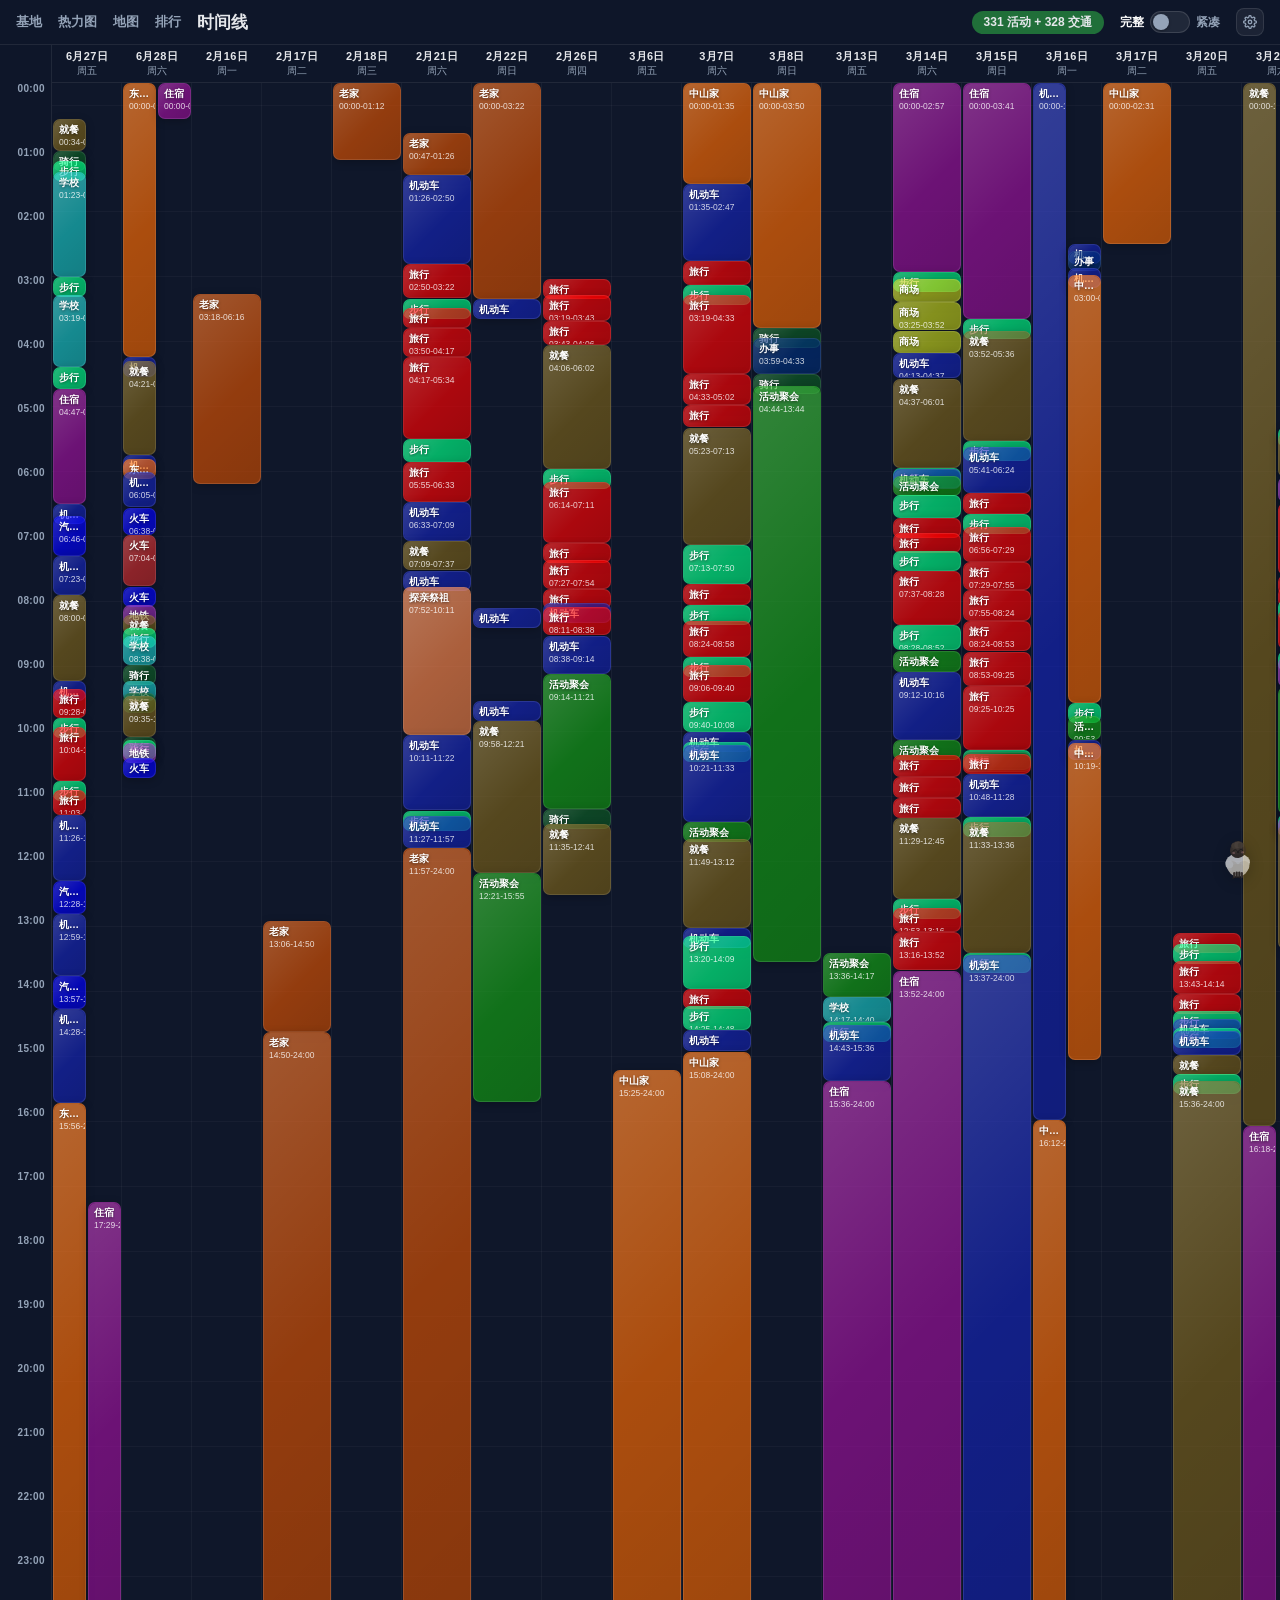
<file: timeline.html>
<!DOCTYPE html>
<html lang="zh-CN">
<head>
  <meta charset="UTF-8" />
  <meta name="viewport" content="width=device-width, initial-scale=1.0" />
  <title>🐑 时间线</title>
  <link rel="icon" href="data:image/svg+xml,<svg xmlns='http://www.w3.org/2000/svg' viewBox='0 0 32 32'><ellipse cx='16' cy='18' rx='11' ry='10' fill='%235a4a3a'/><circle cx='13' cy='13' r='4' fill='%235a4a3a'/><circle cx='16' cy='11.5' r='4.5' fill='%23665544'/><circle cx='19' cy='13' r='4' fill='%235a4a3a'/><ellipse cx='13' cy='10' rx='3' ry='2' fill='%23f7c5c5'/><ellipse cx='19' cy='10' rx='3' ry='2' fill='%23f7c5c5'/><circle cx='14' cy='18' r='3' fill='white'/><circle cx='18' cy='18' r='3' fill='white'/><circle cx='14.5' cy='17.5' r='1.5' fill='%231a1410'/><circle cx='18.5' cy='17.5' r='1.5' fill='%231a1410'/><circle cx='15.2' cy='16.5' r='0.6' fill='white'/><circle cx='19.2' cy='16.5' r='0.6' fill='white'/><ellipse cx='12.5' cy='20.5' rx='1.5' ry='1' fill='%23e8a0a0' opacity='0.5'/><ellipse cx='19.5' cy='20.5' rx='1.5' ry='1' fill='%23e8a0a0' opacity='0.5'/><ellipse cx='16' cy='19.5' rx='1.2' ry='0.8' fill='%232a2018'/></svg>" />
  <link rel="stylesheet" href="css/intro.css?v=291062b" />
  <link rel="stylesheet" href="css/sheep.css?v=291062b" />
  <style>
    * { box-sizing: border-box; margin: 0; padding: 0; }

    :root {
      --bg: #0f172a;
      --panel: rgba(15, 23, 42, 0.88);
      --text: #e5e7eb;
      --muted: #94a3b8;
      --border: rgba(255, 255, 255, 0.08);
      --hour-h: 64px;
      --col-w: 100px;
    }

    body {
      font-family: -apple-system, BlinkMacSystemFont, "Segoe UI", "PingFang SC", "Microsoft YaHei", sans-serif;
      background: var(--bg);
      color: var(--text);
      min-height: 100dvh;
      display: flex;
      flex-direction: column;
    }

    /* ── Header ─────────────────────────────── */
    .header-bar {
      display: flex;
      align-items: center;
      gap: 16px;
      padding: 8px 16px;
      background: var(--panel);
      backdrop-filter: blur(14px);
      -webkit-backdrop-filter: blur(14px);
      border-bottom: 1px solid var(--border);
      flex-shrink: 0;
      z-index: 10;
    }
    .header-bar .page-title {
      font-size: 17px;
      font-weight: 800;
      flex: 1;
    }
    .header-bar .nav-link {
      color: var(--muted);
      text-decoration: none;
      font-size: 13px;
      font-weight: 600;
      white-space: nowrap;
      transition: color 0.2s;
    }
    .header-bar .nav-link:hover { color: var(--text); }
    .record-badge {
      font-size: 12px;
      font-weight: 600;
      color: var(--text);
      background: rgba(59, 246, 81, 0.4);
      padding: 3px 12px;
      border-radius: 20px;
      white-space: nowrap;
    }
    .mode-switch {
      display: inline-flex;
      align-items: center;
      gap: 6px;
      cursor: pointer;
      user-select: none;
    }
    .mode-switch input { display: none; }
    .mode-label {
      font-size: 12px;
      font-weight: 600;
      color: var(--muted);
      transition: color 0.2s;
    }
    .mode-track {
      position: relative;
      width: 40px;
      height: 22px;
      background: rgba(255,255,255,0.08);
      border: 1px solid rgba(255,255,255,0.12);
      border-radius: 11px;
      transition: all 0.25s;
    }
    .mode-track::after {
      content: '';
      position: absolute;
      top: 2px;
      left: 2px;
      width: 16px;
      height: 16px;
      background: var(--muted);
      border-radius: 50%;
      transition: all 0.25s;
      box-shadow: 0 1px 3px rgba(0,0,0,0.3);
    }
    .mode-switch input:checked ~ .mode-track {
      background: rgba(59,130,246,0.35);
      border-color: rgba(59,130,246,0.5);
    }
    .mode-switch input:checked ~ .mode-track::after {
      left: 20px;
      background: #fff;
    }
    .mode-label--left { color: #fff; }
    .mode-label--right { color: var(--muted); }
    .mode-switch input:checked ~ .mode-label--left { color: var(--muted); }
    .mode-switch input:checked ~ .mode-label--right { color: #fff; }

    /* ── Settings button ─────────────────────── */
    .tl-settings-btn {
      width: 28px; height: 28px;
      border: 1px solid rgba(255,255,255,0.1);
      border-radius: 8px;
      background: rgba(255,255,255,0.06);
      color: var(--muted);
      font-size: 13px;
      cursor: pointer;
      display: flex;
      align-items: center;
      justify-content: center;
      transition: all 0.2s;
      flex-shrink: 0;
    }
    .tl-settings-btn:hover { background: rgba(255,255,255,0.12); color: #fff; }

    /* ── Settings popup ─────────────────────── */
    .tl-settings-popup {
      position: fixed;
      inset: 0;
      z-index: 10002;
      display: flex;
      align-items: center;
      justify-content: center;
      animation: dtFadeIn 0.2s ease;
    }
    .tl-settings-overlay {
      position: absolute;
      inset: 0;
      background: rgba(0,0,0,0.45);
      backdrop-filter: blur(4px);
      -webkit-backdrop-filter: blur(4px);
    }
    .tl-settings-card {
      position: relative;
      background: rgba(30, 41, 59, 0.94);
      backdrop-filter: blur(20px);
      -webkit-backdrop-filter: blur(20px);
      border: 1px solid rgba(255,255,255,0.12);
      border-radius: 16px;
      padding: 24px 22px 20px;
      min-width: 260px;
      max-width: 300px;
      box-shadow: 0 20px 60px rgba(0,0,0,0.5);
      animation: dtPopIn 0.25s cubic-bezier(0.34, 1.56, 0.64, 1);
    }
    .tl-settings-title {
      font-size: 16px;
      font-weight: 700;
      margin-bottom: 20px;
    }
    .tl-settings-row {
      display: flex;
      align-items: center;
      gap: 10px;
      margin-bottom: 14px;
    }
    .tl-settings-row span:first-child {
      font-size: 12px;
      color: var(--muted);
      width: 32px;
      flex-shrink: 0;
    }
    .tl-settings-row input[type="range"] {
      flex: 1;
      accent-color: #3b82f6;
    }
    .tl-settings-val {
      font-size: 11px;
      color: var(--text);
      width: 38px;
      text-align: right;
      flex-shrink: 0;
      font-weight: 600;
    }
    .tl-settings-reset {
      display: block;
      width: 100%;
      margin-top: 18px;
      padding: 8px 0;
      border: 1px solid rgba(255,255,255,0.1);
      border-radius: 8px;
      background: rgba(255,255,255,0.06);
      color: var(--muted);
      font-size: 12px;
      font-weight: 600;
      cursor: pointer;
      transition: all 0.2s;
    }
    .tl-settings-reset:hover { background: rgba(255,255,255,0.12); color: #fff; }

    /* ── Timeline wrapper ────────────────────── */
    .tl-wrap {
      flex: 1;
      min-height: 0;
      display: flex;
      flex-direction: column;
      overflow: hidden;
    }

    /* ── Scroll container ────────────────────── */
    .tl-scroll {
      flex: 1;
      min-height: 0;
      overflow: auto;
      -webkit-overflow-scrolling: touch;
    }
    .tl-scroll::-webkit-scrollbar { height: 6px; width: 6px; }
    .tl-scroll::-webkit-scrollbar-track { background: transparent; }
    .tl-scroll::-webkit-scrollbar-thumb { background: rgba(255,255,255,0.12); border-radius: 3px; }

    .tl-inner {
      display: flex;
    }

    /* ── Header row (sticky top, outside content) ── */
    .tl-hd-row {
      position: sticky;
      top: 0;
      z-index: 3;
      display: flex;
    }
    .tl-hd-spacer {
      position: sticky;
      left: 0;
      z-index: 4;
      flex-shrink: 0;
      background: var(--panel);
      backdrop-filter: blur(14px);
      -webkit-backdrop-filter: blur(14px);
      border-right: 1px solid var(--border);
    }
    .tl-hd-canvas { display: flex; }

    /* ── Time axis (sticky left) ─────────────── */
    .tl-axis {
      position: sticky;
      left: 0;
      z-index: 2;
      background: var(--panel);
      backdrop-filter: blur(14px);
      -webkit-backdrop-filter: blur(14px);
      border-right: 1px solid var(--border);
      display: flex;
      flex-direction: column;
      flex-shrink: 0;
      width: 52px;
    }
    .tl-hour {
      display: flex;
      align-items: flex-start;
      justify-content: flex-end;
      padding: 0 6px 0 0;
      font-size: 10px;
      font-weight: 600;
      color: var(--muted);
      letter-spacing: 0.04em;
      flex-shrink: 0;
    }

    /* ── Canvas ──────────────────────────────── */
    .tl-canvas {
      display: flex;
    }

    /* ── Day column ──────────────────────────── */
    .tl-day {
      position: relative;
      flex-shrink: 0;
      border-right: 1px solid rgba(255,255,255,0.04);
      background-image: repeating-linear-gradient(
        to bottom,
        transparent,
        transparent var(--hh),
        rgba(255,255,255,0.03) var(--hh),
        rgba(255,255,255,0.03) calc(var(--hh) + 1px)
      );
      background-position: 0 var(--hh);
      contain: layout style paint;
    }

    .tl-date-hd {
      flex-shrink: 0;
      background: var(--panel);
      backdrop-filter: blur(14px);
      -webkit-backdrop-filter: blur(14px);
      padding: 4px;
      text-align: center;
      font-size: 11px;
      font-weight: 700;
      color: var(--text);
      border-bottom: 1px solid var(--border);
      letter-spacing: 0.03em;
      height: 38px;
      display: flex;
      flex-direction: column;
      align-items: center;
      justify-content: center;
    }
    .tl-wday {
      font-size: 10px;
      color: var(--muted);
      font-weight: 500;
    }

    /* ── Activity block ──────────────────────── */
    .tl-block {
      position: absolute;
      border-radius: 7px;
      padding: 3px 5px;
      overflow: hidden;
      cursor: pointer;
      transition: transform 0.18s cubic-bezier(0.34, 1.56, 0.64, 1),
                  box-shadow 0.18s ease,
                  filter 0.18s ease;
      box-shadow: 0 2px 8px rgba(0,0,0,0.25);
      border: 1px solid rgba(255,255,255,0.1);
      background: color-mix(in srgb, var(--c) 65%, transparent);
      z-index: 0;
    }
    .tl-block::after {
      content: "";
      position: absolute;
      inset: 0;
      border-radius: 7px;
      background: linear-gradient(135deg,
        rgba(255,255,255,0.14) 0%,
        transparent 55%,
        rgba(0,0,0,0.08) 100%);
      pointer-events: none;
    }
    .tl-block:hover {
      transform: scale(1.04);
      box-shadow: 0 6px 22px rgba(0,0,0,0.45);
      z-index: 5;
      filter: brightness(1.18);
    }
    .tl-block:active {
      transform: scale(0.96);
      filter: brightness(0.9);
    }

    .tl-lbl {
      font-size: 10px;
      font-weight: 700;
      color: #fff;
      white-space: nowrap;
      overflow: hidden;
      text-overflow: ellipsis;
      text-shadow: 0 1px 3px rgba(0,0,0,0.5);
      position: relative;
      z-index: 1;
    }
    .tl-time {
      font-size: 8.5px;
      color: rgba(255,255,255,0.8);
      white-space: nowrap;
      position: relative;
      z-index: 1;
    }

    /* ── Compact mode ─────────────────────────── */
    .tl-compact .tl-day { border-right-color: transparent; }
    .tl-compact .tl-date-hd {
      font-size: 7px;
      padding: 2px 1px;
      letter-spacing: 0;
    }
    .tl-compact .tl-wday { display: none; }
    .tl-compact .tl-block {
      border-radius: 3px;
      padding: 0;
      border: none;
      box-shadow: none;
    }
    .tl-compact .tl-block::after { display: none; }
    .tl-compact .tl-block:hover {
      transform: scaleX(2.5);
      z-index: 5;
      filter: brightness(1.25);
      border-radius: 4px;
    }

    /* ── Hover tooltip ────────────────────────── */
    .tl-ttp {
      position: fixed;
      z-index: 10001;
      pointer-events: none;
      background: rgba(20, 30, 50, 0.96);
      backdrop-filter: blur(16px);
      -webkit-backdrop-filter: blur(16px);
      border: 1px solid rgba(255,255,255,0.15);
      border-radius: 10px;
      padding: 10px 14px;
      max-width: 200px;
      box-shadow: 0 8px 30px rgba(0,0,0,0.5);
      font-size: 12px;
      color: var(--text);
      animation: ttpIn 0.12s ease;
    }
    @keyframes ttpIn { from { opacity: 0; transform: translateY(4px); } to { opacity: 1; transform: translateY(0); } }
    .tl-ttp-badge {
      display: inline-block;
      padding: 2px 8px;
      border-radius: 4px;
      font-size: 10px;
      font-weight: 600;
      color: #fff;
      margin-bottom: 6px;
    }
    .tl-ttp-title { font-size: 13px; font-weight: 700; }
    .tl-ttp-sub { font-size: 11px; color: var(--muted); margin-top: 2px; }
    .tl-ttp-time { font-size: 10px; color: rgba(255,255,255,0.65); margin-top: 4px; }

    /* ── Detail popup ────────────────────────── */
    .dt-popup {
      position: fixed;
      inset: 0;
      z-index: 10000;
      display: flex;
      align-items: center;
      justify-content: center;
      animation: dtFadeIn 0.2s ease;
    }
    @keyframes dtFadeIn {
      from { opacity: 0; }
      to { opacity: 1; }
    }
    .dt-overlay {
      position: absolute;
      inset: 0;
      background: rgba(0,0,0,0.45);
      backdrop-filter: blur(4px);
      -webkit-backdrop-filter: blur(4px);
    }
    .dt-card {
      position: relative;
      background: rgba(30, 41, 59, 0.94);
      backdrop-filter: blur(20px);
      -webkit-backdrop-filter: blur(20px);
      border: 1px solid rgba(255,255,255,0.12);
      border-radius: 16px;
      padding: 28px 24px 24px;
      min-width: 270px;
      max-width: 340px;
      box-shadow: 0 20px 60px rgba(0,0,0,0.5);
      animation: dtPopIn 0.25s cubic-bezier(0.34, 1.56, 0.64, 1);
    }
    @keyframes dtPopIn {
      from { transform: scale(0.85); opacity: 0; }
      to { transform: scale(1); opacity: 1; }
    }
    .dt-close {
      position: absolute;
      top: 10px;
      right: 10px;
      width: 28px;
      height: 28px;
      border: 1px solid rgba(255,255,255,0.1);
      border-radius: 8px;
      background: rgba(255,255,255,0.06);
      color: var(--muted);
      font-size: 14px;
      cursor: pointer;
      display: flex;
      align-items: center;
      justify-content: center;
      transition: all 0.2s;
    }
    .dt-close:hover { background: rgba(255,255,255,0.12); color: #fff; }
    .dt-badge {
      display: inline-block;
      padding: 4px 12px;
      border-radius: 6px;
      font-size: 12px;
      font-weight: 600;
      color: #fff;
      margin-bottom: 12px;
    }
    .dt-title {
      font-size: 18px;
      font-weight: 700;
      margin-bottom: 4px;
    }
    .dt-sub {
      font-size: 13px;
      color: var(--muted);
      margin-bottom: 16px;
    }
    .dt-row {
      display: flex;
      justify-content: space-between;
      font-size: 13px;
      padding: 6px 0;
      border-top: 1px solid rgba(255,255,255,0.06);
      color: var(--text);
    }
    .dt-row .dt-label { color: var(--muted); }
    .dt-row-wx { flex-direction: column; gap: 6px; }
    .dt-row-wx .dt-label { margin-bottom: 2px; }
    .dt-wx-list {
      display: flex;
      flex-wrap: wrap;
      gap: 4px;
      max-height: 100px;
      overflow-y: auto;
    }
    .dt-wx-chip {
      display: inline-block;
      padding: 2px 6px;
      background: rgba(255,255,255,0.06);
      border: 1px solid rgba(255,255,255,0.1);
      border-radius: 6px;
      font-size: 10px;
      color: var(--muted);
      white-space: nowrap;
    }

    /* ── Mobile ──────────────────────────────── */
    @media (max-width: 768px) {
      :root { --panel: rgba(18, 26, 46, 0.96); }
      :root { --col-w: 80px; --hour-h: 56px; }
      .tl-axis { width: 40px; }
      .tl-hd-spacer { width: 40px; }
      .tl-hour { font-size: 9px; padding-right: 4px; }
      .tl-date-hd { font-size: 10px; }
      .tl-lbl { font-size: 9px; }
      .header-bar { padding: 4px 6px; gap: 4px; }
      .header-bar .page-title { font-size: 14px; }
      .header-bar .nav-link { font-size: 11px; }
      .record-badge { width: 10px; height: 10px; padding: 0; font-size: 0; border-radius: 50%; overflow: hidden; cursor: pointer; flex-shrink: 0; box-shadow: 0 0 6px rgba(59,130,246,0.5); }
      .mode-label { font-size: 10px; }
      .mode-track { width: 34px; height: 18px; }
      .mode-track::after { width: 13px; height: 13px; }
      .tl-compact .tl-hd-spacer { height: 26px; }
    }

    /* ── Page nav loading overlay ────────────────── */
    .page-loading-overlay{position:fixed;inset:0;z-index:99999;display:flex;align-items:center;justify-content:center;flex-direction:column;gap:16px;background:#0f172a;opacity:1;transition:opacity .35s ease-out}
    .page-loading-overlay.hidden{opacity:0;pointer-events:none}
    .page-loading-overlay.removed{display:none}
    .page-loading-sheep{width:100px;height:110px;animation:ld-bounce .55s ease-in-out infinite alternate}
    .page-loading-text{color:#94a3b8;font-size:13px;font-weight:600;letter-spacing:.05em}
    .page-loading-dots{display:inline-block;width:20px;text-align:left}
    @keyframes ld-bounce{0%{transform:translateY(0) scaleY(1)}80%{transform:translateY(-18px) scaleY(.92)}100%{transform:translateY(-22px) scaleY(1.06)}}
  </style>
</head>
<body>
  <div class="page-loading-overlay hidden" id="pageLoadingOverlay"><svg class="page-loading-sheep" viewBox="0 0 200 220" xmlns="http://www.w3.org/2000/svg"><defs><radialGradient id="ldBody" cx="45%" cy="35%"><stop offset="0%" stop-color="#fffefb"/><stop offset="70%" stop-color="#f5f0e8"/><stop offset="100%" stop-color="#e8e0d4"/></radialGradient><radialGradient id="ldFluff" cx="40%" cy="30%"><stop offset="0%" stop-color="#ffffff"/><stop offset="100%" stop-color="#f2ede5"/></radialGradient><radialGradient id="ldHead" cx="40%" cy="35%"><stop offset="0%" stop-color="#5a4a3a"/><stop offset="100%" stop-color="#3d3026"/></radialGradient><radialGradient id="ldEar" cx="50%" cy="50%"><stop offset="0%" stop-color="#f7c5c5"/><stop offset="100%" stop-color="#e8a0a0"/></radialGradient></defs><g><circle cx="100" cy="130" r="42" fill="url(#ldBody)"/><circle cx="70" cy="118" r="26" fill="url(#ldFluff)"/><circle cx="130" cy="118" r="26" fill="url(#ldFluff)"/><circle cx="82" cy="100" r="24" fill="url(#ldFluff)"/><circle cx="118" cy="100" r="24" fill="url(#ldFluff)"/><circle cx="100" cy="96" r="28" fill="url(#ldFluff)"/><circle cx="66" cy="130" r="20" fill="url(#ldFluff)"/><circle cx="134" cy="130" r="20" fill="url(#ldFluff)"/><circle cx="76" cy="142" r="18" fill="#ede6db"/><circle cx="124" cy="142" r="18" fill="#ede6db"/><circle cx="90" cy="148" r="16" fill="#e8e0d4"/><circle cx="110" cy="148" r="16" fill="#e8e0d4"/></g><g><circle cx="56" cy="124" r="14" fill="url(#ldFluff)"/><circle cx="50" cy="118" r="9" fill="#ffffff"/></g><g><g><ellipse cx="78" cy="55" rx="15" ry="8" fill="url(#ldHead)" transform="rotate(-32 78 55)"/><ellipse cx="78" cy="55" rx="9" ry="5" fill="url(#ldEar)" transform="rotate(-32 78 55)"/></g><g><ellipse cx="122" cy="55" rx="15" ry="8" fill="url(#ldHead)" transform="rotate(32 122 55)"/><ellipse cx="122" cy="55" rx="9" ry="5" fill="url(#ldEar)" transform="rotate(32 122 55)"/></g><ellipse cx="100" cy="72" rx="30" ry="28" fill="url(#ldHead)"/><circle cx="88" cy="50" r="11" fill="#5a4a3a"/><circle cx="100" cy="46" r="12" fill="#665544"/><circle cx="112" cy="50" r="11" fill="#5a4a3a"/><circle cx="88" cy="70" r="7.5" fill="white"/><circle cx="112" cy="70" r="7.5" fill="white"/><circle cx="89" cy="69" r="4" fill="#1a1410"/><circle cx="113" cy="69" r="4" fill="#1a1410"/><circle cx="91.5" cy="67" r="1.8" fill="white"/><circle cx="87" cy="71" r="0.9" fill="white"/><circle cx="115.5" cy="67" r="1.8" fill="white"/><circle cx="111" cy="71" r="0.9" fill="white"/><ellipse cx="78" cy="78" rx="6" ry="4" fill="#e8a0a0" opacity=".45"/><ellipse cx="122" cy="78" rx="6" ry="4" fill="#e8a0a0" opacity=".45"/><ellipse cx="100" cy="76" rx="5" ry="3.5" fill="#2a2018"/><path d="M96 80.5 Q100 85 104 80.5" stroke="#2a2018" stroke-width="1.2" fill="none" stroke-linecap="round"/></g><rect x="74" y="158" width="10" height="22" rx="5" fill="#4a3c30"/><rect x="116" y="158" width="10" height="22" rx="5" fill="#4a3c30"/><rect x="84" y="156" width="10" height="24" rx="5" fill="#3d3026"/><rect x="106" y="156" width="10" height="24" rx="5" fill="#3d3026"/><ellipse cx="89" cy="180" rx="5.5" ry="3" fill="#2a2018"/><ellipse cx="111" cy="180" rx="5.5" ry="3" fill="#2a2018"/><ellipse cx="79" cy="180" rx="5.5" ry="3" fill="#2a2018"/><ellipse cx="121" cy="180" rx="5.5" ry="3" fill="#2a2018"/></svg><div class="page-loading-text">小羊奔跑中<span class="page-loading-dots"></span></div></div>
  <script>(function(){var o=document.getElementById('pageLoadingOverlay');if(!o)return;var s=false;try{s=sessionStorage.getItem('__sheep_nav_loading')==='1';sessionStorage.removeItem('__sheep_nav_loading');}catch(e){}if(s){o.classList.remove('hidden');var d=o.querySelector('.page-loading-dots');if(d){var c=0;o._dt=setInterval(function(){c=(c+1)%4;d.textContent='.'.repeat(c);},400);}}else{o.classList.add('hidden');setTimeout(function(){o.parentNode&&o.classList.add('removed');},400);}})();</script>
  <!-- ── Intro Sheep ──────────────────────────── -->
  <div class="intro-overlay" id="introOverlay">
    <div class="intro-scene">
      <div class="intro-sparkle intro-sparkle-1"></div>
      <div class="intro-sparkle intro-sparkle-2"></div>
      <div class="intro-sparkle intro-sparkle-3"></div>
      <div class="intro-sparkle intro-sparkle-4"></div>
      <div class="intro-sparkle intro-sparkle-5"></div>
      <div class="intro-sparkle intro-sparkle-6"></div>
      <div class="intro-shadow"></div>
      <div class="intro-message" id="introMessage"></div>
      <svg class="intro-sheep" viewBox="0 0 200 220" width="200" height="220" xmlns="http://www.w3.org/2000/svg">
        <defs>
          <radialGradient id="bodyGrad" cx="45%" cy="35%"><stop offset="0%" stop-color="#fffefb"/><stop offset="70%" stop-color="#f5f0e8"/><stop offset="100%" stop-color="#e8e0d4"/></radialGradient>
          <radialGradient id="fluffGrad" cx="40%" cy="30%"><stop offset="0%" stop-color="#ffffff"/><stop offset="100%" stop-color="#f2ede5"/></radialGradient>
          <radialGradient id="headGrad" cx="40%" cy="35%"><stop offset="0%" stop-color="#5a4a3a"/><stop offset="100%" stop-color="#3d3026"/></radialGradient>
          <radialGradient id="earInnerGrad" cx="50%" cy="50%"><stop offset="0%" stop-color="#f7c5c5"/><stop offset="100%" stop-color="#e8a0a0"/></radialGradient>
        </defs>
        <g class="sheep-body-cloud">
          <circle cx="100" cy="130" r="42" fill="url(#bodyGrad)"/>
          <circle cx="70" cy="118" r="26" fill="url(#fluffGrad)"/>
          <circle cx="130" cy="118" r="26" fill="url(#fluffGrad)"/>
          <circle cx="82" cy="100" r="24" fill="url(#fluffGrad)"/>
          <circle cx="118" cy="100" r="24" fill="url(#fluffGrad)"/>
          <circle cx="100" cy="96" r="28" fill="url(#fluffGrad)"/>
          <circle cx="66" cy="130" r="20" fill="url(#fluffGrad)"/>
          <circle cx="134" cy="130" r="20" fill="url(#fluffGrad)"/>
          <circle cx="76" cy="142" r="18" fill="#ede6db"/>
          <circle cx="124" cy="142" r="18" fill="#ede6db"/>
          <circle cx="90" cy="148" r="16" fill="#e8e0d4"/>
          <circle cx="110" cy="148" r="16" fill="#e8e0d4"/>
        </g>
        <g class="sheep-tail">
          <circle cx="56" cy="124" r="14" fill="url(#fluffGrad)"/>
          <circle cx="50" cy="118" r="9" fill="#ffffff"/>
        </g>
        <g class="sheep-head-group">
          <g class="ear-left"><ellipse cx="78" cy="55" rx="15" ry="8" fill="url(#headGrad)" transform="rotate(-32 78 55)"/><ellipse cx="78" cy="55" rx="9" ry="5" fill="url(#earInnerGrad)" transform="rotate(-32 78 55)"/></g>
          <g class="ear-right"><ellipse cx="122" cy="55" rx="15" ry="8" fill="url(#headGrad)" transform="rotate(32 122 55)"/><ellipse cx="122" cy="55" rx="9" ry="5" fill="url(#earInnerGrad)" transform="rotate(32 122 55)"/></g>
          <ellipse cx="100" cy="72" rx="30" ry="28" fill="url(#headGrad)"/>
          <circle cx="88" cy="50" r="11" fill="#5a4a3a"/><circle cx="100" cy="46" r="12" fill="#665544"/><circle cx="112" cy="50" r="11" fill="#5a4a3a"/>
          <g class="eye-blink">
            <circle cx="88" cy="70" r="7.5" fill="white"/><circle cx="112" cy="70" r="7.5" fill="white"/>
            <circle cx="89" cy="69" r="4" fill="#1a1410"/><circle cx="113" cy="69" r="4" fill="#1a1410"/>
            <circle cx="91.5" cy="67" r="1.8" fill="white"/><circle cx="87" cy="71" r="0.9" fill="white"/>
            <circle cx="115.5" cy="67" r="1.8" fill="white"/><circle cx="111" cy="71" r="0.9" fill="white"/>
          </g>
          <ellipse cx="78" cy="78" rx="6" ry="4" fill="#e8a0a0" opacity="0.45"/><ellipse cx="122" cy="78" rx="6" ry="4" fill="#e8a0a0" opacity="0.45"/>
          <ellipse cx="100" cy="76" rx="5" ry="3.5" fill="#2a2018"/>
          <path d="M96 80.5 Q100 85 104 80.5" st排行"#2a2018" stroke-width="1.2" fill="none" stroke-linecap="round"/>
        </g>
        <rect class="leg-back-left" x="74" y="158" width="10" height="22" rx="5" fill="#4a3c30"/>
        <rect class="leg-back-right" x="116" y="158" width="10" height="22" rx="5" fill="#4a3c30"/>
        <rect class="leg-front-left" x="84" y="156" width="10" height="24" rx="5" fill="#3d3026"/>
        <rect class="leg-front-right" x="106" y="156" width="10" height="24" rx="5" fill="#3d3026"/>
        <ellipse class="leg-front-left" cx="89" cy="180" rx="5.5" ry="3" fill="#2a2018"/>
        <ellipse class="leg-front-right" cx="111" cy="180" rx="5.5" ry="3" fill="#2a2018"/>
        <ellipse class="leg-back-left" cx="79" cy="180" rx="5.5" ry="3" fill="#2a2018"/>
        <ellipse class="leg-back-right" cx="121" cy="180" rx="5.5" ry="3" fill="#2a2018"/>
      </svg>
    </div>
  </div>

  <!-- ── Header ───────────────────────────────── -->
  <header class="header-bar">
    <a href="index.html" class="nav-link">基地</a>
    <a href="heat.html" class="nav-link">热力图</a>
    <a href="map.html" class="nav-link">地图</a>
    <a href="leaderboard.html" class="nav-link">排行</a>
    <span class="page-title">时间线</span>
    <span class="record-badge" id="recordBadge"></span>
    <label class="mode-switch" title="切换紧凑/完整模式">
      <input type="checkbox" id="modeToggle" />
      <span class="mode-label mode-label--left">完整</span>
      <span class="mode-track"></span>
      <span class="mode-label mode-label--right">紧凑</span>
    </label>
  </header>

  <!-- ── Timeline container ────────────────────── -->
  <div id="tlContainer" style="flex:1;min-height:0;display:flex;flex-direction:column;"></div>

  <!-- ── Detail popup ──────────────────────────── -->
  <div class="dt-popup" id="dtPopup" style="display:none;">
    <div class="dt-overlay"></div>
    <div class="dt-card" id="dtCard"></div>
  </div>

  <!-- ── Intro sheep script ────────────────────── -->
  <script>
    (function() {
      var overlay = document.getElementById('introOverlay');
      var msgEl = document.getElementById('introMessage');
      function hide() { overlay && overlay.classList.add('hide'); if (msgEl) msgEl.textContent = ''; }
      setTimeout(hide, 2500);
      overlay && overlay.addEventListener('click', hide);
      window.showIntroSheep = function(msg, duration) {
        if (!overlay) return;
        if (msgEl && msg) msgEl.textContent = msg;
        overlay.classList.remove('hide');
        setTimeout(hide, duration || 2500);
      };
    })();
  </script>

  <!-- ── Module script ─────────────────────────── -->
  <script type="module">
    import { Timeline, recordsToTimeline, trafficToTimeline } from "./js/timeline.js?v=291062b";
    import { records } from "./data/records.js";
    import { traffic } from "./data/traffic.js";
    import { recordLocations } from "./data/record_locations.js";
    import { recordWeather } from "./data/record_weather.js";
    import { initCornerSheep, initTransitions } from "./js/sheep.js?v=291062b";
    import { finishLoading } from "./js/loading.js?v=291062b";
    import { weatherIcon, countryFlag } from "./js/mappings.js";

    initCornerSheep();
    initTransitions();

    function showBadgePop(el) {
      var exist = document.getElementById('badgePop');
      if (exist) { exist.remove(); return; }
      var pop = document.createElement('div');
      pop.id = 'badgePop';
      pop.textContent = el.textContent;
      pop.style.cssText = 'position:fixed;z-index:9999;background:rgba(15,23,42,0.94);color:#e5e7eb;' +
        'padding:6px 14px;border-radius:20px;font-size:12px;font-weight:600;white-space:nowrap;' +
        'border:1px solid rgba(59,130,246,0.4);box-shadow:0 4px 20px rgba(0,0,0,0.5);pointer-events:none;';
      var rect = el.getBoundingClientRect();
      pop.style.left = Math.max(8, rect.left + rect.width/2 - 60) + 'px';
      pop.style.top = (rect.bottom + 8) + 'px';
      document.body.appendChild(pop);
      setTimeout(function() {
        var dismiss = function(ev) {
          if (pop.parentNode) pop.remove();
          document.removeEventListener('click', dismiss);
          document.removeEventListener('touchstart', dismiss);
        };
        document.addEventListener('click', dismiss);
        document.addEventListener('touchstart', dismiss);
      }, 0);
    }

    // Merge records + traffic
    const recItems = recordsToTimeline(records);
    const trafItems = trafficToTimeline(traffic);
    const allItems = [...recItems, ...trafItems];

    const badge = document.getElementById('recordBadge');
    badge.textContent = recItems.length + ' 活动 + ' + trafItems.length + ' 交通';
    badge.addEventListener('click', function(e) {
      e.stopPropagation();
      if (window.innerWidth > 768) return;
      showBadgePop(badge);
    });

    // Detail popup
    const dtPopup = document.getElementById('dtPopup');
    const dtCard = document.getElementById('dtCard');
    const dtOverlay = dtPopup.querySelector('.dt-overlay');

    function showDetail(item) {
      const r = item._raw || {};
      const sTime = item._origStartTime || item.startTime;
      const eTime = item._origEndTime || item.endTime;
      let rows = '';
      if (item.source === 'record') {
        rows += '<div class="dt-row"><span class="dt-label">时间</span><span>' + r.date + ' ' + sTime + ' ~ ' + eTime + '</span></div>';
        if (r.place) rows += '<div class="dt-row"><span class="dt-label">地点</span><span>' + r.place + '</span></div>';
        if (r.note) rows += '<div class="dt-row"><span class="dt-label">备注</span><span>' + r.note + '</span></div>';

        // Location
        var loc = recordLocations[r.id];
        if (loc) {
          var addr = [countryFlag(loc.country), loc.admin, loc.city, loc.district, loc.street, loc.houseNumber].filter(Boolean).join(' ');
          if (addr) rows += '<div class="dt-row"><span class="dt-label">地址</span><span>' + addr + '</span></div>';
        }

        // Weather
        var wx = recordWeather[r.id];
        if (wx && wx.length) {
          var wxHtml = '<div class="dt-wx-list">';
          for (var i = 0; i < wx.length; i++) {
            var w = wx[i];
            var feels = w.feelsLikeC != null ? '(体感' + w.feelsLikeC + '°) ' : '';
            var precip = w.precipType && w.precipType !== 'none' ? ' ' + w.precipType + w.precipMm + 'mm(' + Math.round(w.precipProb*100) + '%)' : '';
            var uv = w.uvLevel ? ' UV' + w.uvIndex + ' ' + w.uvLevel : '';
            wxHtml += '<span class="dt-wx-chip">' + weatherIcon(w.condition) + ' ' + w.time + ' ' + w.tempC + '°C' + feels + w.windDir + w.windKmh + 'km/h 湿' + Math.round(w.humidity*100) + '% 见' + (w.visibilityM/1000).toFixed(1) + 'km' + uv + precip + '</span>';
          }
          wxHtml += '</div>';
          rows += '<div class="dt-row dt-row-wx"><span class="dt-label">天气</span>' + wxHtml + '</div>';
        }
      } else {
        rows += '<div class="dt-row"><span class="dt-label">时间</span><span>' + r.date + ' ' + sTime + ' ~ ' + eTime + '</span></div>';
        if (r.origin) rows += '<div class="dt-row"><span class="dt-label">起点</span><span>' + r.origin + '</span></div>';
        if (r.dest) rows += '<div class="dt-row"><span class="dt-label">终点</span><span>' + r.dest + '</span></div>';
        if (r.duration_sec) rows += '<div class="dt-row"><span class="dt-label">耗时</span><span>' + Math.round(r.duration_sec / 60) + ' 分钟</span></div>';
      }

      dtCard.innerHTML =
        '<button class="dt-close" id="dtClose">✕</button>' +
        '<div class="dt-badge" style="background:' + item.color + ';">' + item.category + '</div>' +
        '<div class="dt-title">' + item.title + '</div>' +
        (item.subtitle ? '<div class="dt-sub">' + item.subtitle + '</div>' : '') +
        rows;

      dtPopup.style.display = 'flex';
      document.getElementById('dtClose').addEventListener('click', hideDetail);
    }

    function hideDetail() { dtPopup.style.display = 'none'; }
    dtOverlay.addEventListener('click', hideDetail);

    // Init timeline with saved dimensions
    const container = document.getElementById('tlContainer');
    let compact = false;
    let tlColWidth = parseInt(localStorage.getItem('tl_colWidth')) || 70;
    let tlHourHeight = parseInt(localStorage.getItem('tl_hourHeight')) || 64;
    const timeline = new Timeline(container, {
      data: allItems,
      colWidth: tlColWidth,
      hourHeight: tlHourHeight,
      onBlockClick: showDetail,
    });
    finishLoading();

    // Mode toggle
    const modeToggle = document.getElementById('modeToggle');
    modeToggle.addEventListener('change', function () {
      compact = modeToggle.checked;
      timeline.setCompact(compact);
    });

    // ── Settings button ───────────────────────────────────────────
    const settingsBtn = document.createElement('button');
    settingsBtn.className = 'tl-settings-btn';
    settingsBtn.innerHTML = '<svg width="14" height="14" viewBox="0 0 24 24" fill="none" stroke="currentColor" stroke-width="2.2" stroke-linecap="round" stroke-linejoin="round"><circle cx="12" cy="12" r="3"/><path d="M19.4 15a1.65 1.65 0 0 0 .33 1.82l.06.06a2 2 0 1 1-2.83 2.83l-.06-.06a1.65 1.65 0 0 0-1.82-.33 1.65 1.65 0 0 0-1 1.51V21a2 2 0 0 1-4 0v-.09A1.65 1.65 0 0 0 9 19.4a1.65 1.65 0 0 0-1.82.33l-.06.06a2 2 0 1 1-2.83-2.83l.06-.06A1.65 1.65 0 0 0 4.68 15a1.65 1.65 0 0 0-1.51-1H3a2 2 0 0 1 0-4h.09A1.65 1.65 0 0 0 4.6 9a1.65 1.65 0 0 0-.33-1.82l-.06-.06a2 2 0 1 1 2.83-2.83l.06.06A1.65 1.65 0 0 0 9 4.68a1.65 1.65 0 0 0 1-1.51V3a2 2 0 0 1 4 0v.09a1.65 1.65 0 0 0 1 1.51 1.65 1.65 0 0 0 1.82-.33l.06-.06a2 2 0 1 1 2.83 2.83l-.06.06A1.65 1.65 0 0 0 19.4 9a1.65 1.65 0 0 0 1.51 1H21a2 2 0 0 1 0 4h-.09a1.65 1.65 0 0 0-1.51 1z"/></svg>';
    settingsBtn.title = '时间线设置';
    document.querySelector('.header-bar').appendChild(settingsBtn);

    // ── Settings popup ────────────────────────────────────────────
    const settingsPopup = document.createElement('div');
    settingsPopup.className = 'tl-settings-popup';
    settingsPopup.style.display = 'none';
    settingsPopup.innerHTML =
      '<div class="tl-settings-overlay"></div>' +
      '<div class="tl-settings-card">' +
        '<button class="dt-close tl-settings-close">✕</button>' +
        '<div class="tl-settings-title">时间线设置</div>' +
        '<div class="tl-settings-row">' +
          '<span>列宽</span>' +
          '<input type="range" id="tlColWSlider" min="20" max="150" step="5" value="' + tlColWidth + '" />' +
          '<span class="tl-settings-val" id="tlColWVal">' + tlColWidth + 'px</span>' +
        '</div>' +
        '<div class="tl-settings-row">' +
          '<span>行高</span>' +
          '<input type="range" id="tlHourHSlider" min="20" max="150" step="2" value="' + tlHourHeight + '" />' +
          '<span class="tl-settings-val" id="tlHourHVal">' + tlHourHeight + 'px</span>' +
        '</div>' +
        '<button class="tl-settings-reset">恢复默认</button>' +
      '</div>';
    document.body.appendChild(settingsPopup);

    const colWSlider = document.getElementById('tlColWSlider');
    const colWVal = document.getElementById('tlColWVal');
    const hourHSlider = document.getElementById('tlHourHSlider');
    const hourHVal = document.getElementById('tlHourHVal');

    settingsBtn.addEventListener('click', () => { settingsPopup.style.display = 'flex'; });
    settingsPopup.querySelector('.tl-settings-overlay').addEventListener('click', () => { settingsPopup.style.display = 'none'; });
    settingsPopup.querySelector('.tl-settings-close').addEventListener('click', () => { settingsPopup.style.display = 'none'; });

    colWSlider.addEventListener('input', () => {
      tlColWidth = parseInt(colWSlider.value);
      colWVal.textContent = tlColWidth + 'px';
      localStorage.setItem('tl_colWidth', tlColWidth);
      timeline.setDimensions(tlColWidth, tlHourHeight);
    });

    hourHSlider.addEventListener('input', () => {
      tlHourHeight = parseInt(hourHSlider.value);
      hourHVal.textContent = tlHourHeight + 'px';
      localStorage.setItem('tl_hourHeight', tlHourHeight);
      timeline.setDimensions(tlColWidth, tlHourHeight);
    });

    settingsPopup.querySelector('.tl-settings-reset').addEventListener('click', () => {
      tlColWidth = 70;
      tlHourHeight = 64;
      colWSlider.value = 70;
      colWVal.textContent = '70px';
      hourHSlider.value = 64;
      hourHVal.textContent = '64px';
      localStorage.removeItem('tl_colWidth');
      localStorage.removeItem('tl_hourHeight');
      timeline.setDimensions(70, 64);
    });

    // Scroll to today
    const today = new Date();
    const target = (today.getMonth() + 1) + '月' + today.getDate() + '日';
    setTimeout(() => {
      const scrollEl = document.querySelector('.tl-scroll');
      if (scrollEl) {
        const hds = scrollEl.querySelectorAll('.tl-hd-canvas .tl-date-hd');
        const cols = scrollEl.querySelectorAll('.tl-canvas .tl-day');
        for (let i = 0; i < hds.length; i++) {
          if (hds[i].textContent.includes(target) && cols[i]) {
            cols[i].scrollIntoView({ inline: 'center', block: 'nearest', behavior: 'smooth' });
            break;
          }
        }
      }
    }, 300);
  </script>
</body>
</html>
</file>
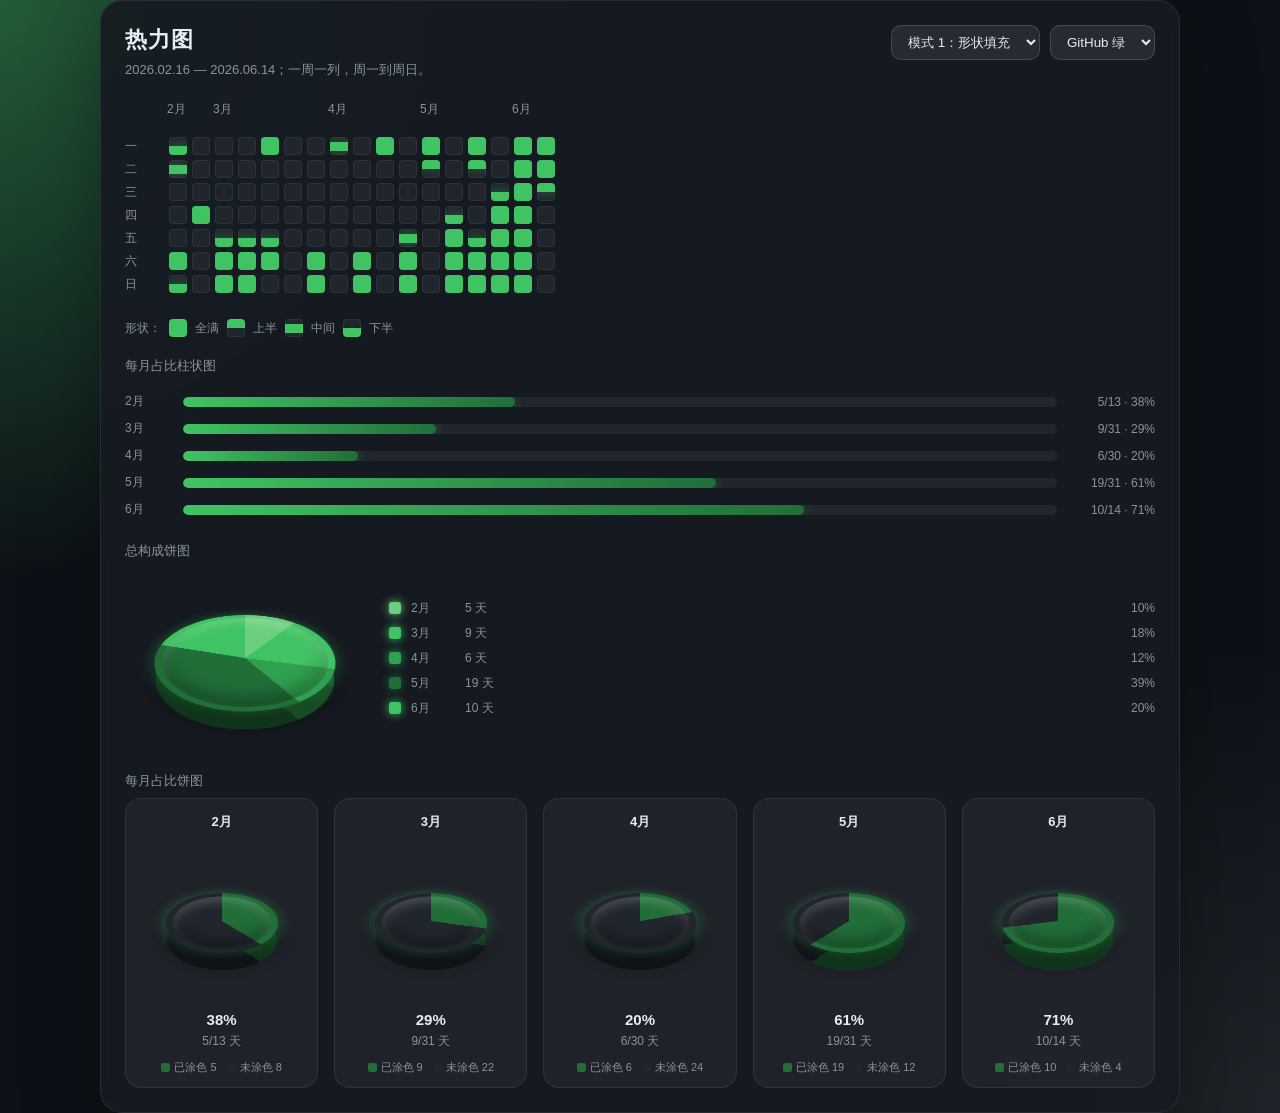
<file: 热力图.html>
<!DOCTYPE html>
<html lang="zh-CN">
<head>
  <meta charset="UTF-8" />
  <meta name="viewport" content="width=device-width, initial-scale=1.0" />
  <title>热力图</title>

  <style>
    :root {
      --cell-size: 18px;
      --cell-gap: 5px;
      --radius: 4px;

      --bg: #0f172a;
      --panel: rgba(15, 23, 42, 0.88);
      --text: #e5e7eb;
      --muted: #94a3b8;
      --empty: rgba(148, 163, 184, 0.18);

      --level-1: #6ccf7f;
      --level-2: #40c463;
      --level-3: #30a14e;
      --level-4: #216e39;

      --shape-color: #40c463;
      --glow: rgba(64, 196, 99, 0.42);
    }

    * {
      box-sizing: border-box;
    }

    body {
      margin: 0;
      min-height: 100vh;
      display: flex;
      justify-content: center;
      align-items: center;
      font-family: -apple-system, BlinkMacSystemFont, "Segoe UI", Arial, sans-serif;
      background:
        radial-gradient(circle at top left, var(--glow), transparent 34%),
        radial-gradient(circle at bottom right, rgba(255, 255, 255, 0.08), transparent 28%),
        var(--bg);
      color: var(--text);
    }

    .card {
      width: min(1080px, calc(100vw - 32px));
      padding: 24px;
      border-radius: 22px;
      background: var(--panel);
      box-shadow: 0 24px 80px rgba(0, 0, 0, 0.32);
      backdrop-filter: blur(14px);
      border: 1px solid rgba(255, 255, 255, 0.08);
    }

    .header {
      display: flex;
      justify-content: space-between;
      align-items: flex-start;
      gap: 16px;
      margin-bottom: 22px;
      flex-wrap: wrap;
    }

    .title {
      font-size: 22px;
      font-weight: 800;
      letter-spacing: 0.04em;
    }

    .subtitle {
      margin-top: 6px;
      color: var(--muted);
      font-size: 13px;
    }

    .controls {
      display: flex;
      gap: 10px;
      flex-wrap: wrap;
    }

    select {
      color: var(--text);
      background: rgba(255, 255, 255, 0.08);
      border: 1px solid rgba(255, 255, 255, 0.14);
      border-radius: 10px;
      padding: 8px 12px;
      outline: none;
      cursor: pointer;
    }

    .heatmap-wrap {
      overflow-x: auto;
      padding-bottom: 8px;
    }

    .calendar {
      display: grid;
      grid-template-columns: 34px max-content;
      gap: 10px;
      width: max-content;
    }

    .month-row {
      grid-column: 2;
      display: grid;
      grid-auto-flow: column;
      grid-auto-columns: var(--cell-size);
      gap: var(--cell-gap);
      height: 20px;
      margin-bottom: 6px;
      font-size: 12px;
      color: var(--muted);
      white-space: nowrap;
    }

    .month-label {
      transform: translateX(-2px);
    }

    .weekday-col {
      grid-column: 1;
      display: grid;
      grid-template-rows: repeat(7, var(--cell-size));
      gap: var(--cell-gap);
      font-size: 12px;
      color: var(--muted);
      align-items: center;
    }

    .week-grid {
      grid-column: 2;
      display: grid;
      grid-auto-flow: column;
      grid-auto-columns: var(--cell-size);
      gap: var(--cell-gap);
    }

    .week {
      display: grid;
      grid-template-rows: repeat(7, var(--cell-size));
      gap: var(--cell-gap);
    }

    .cell {
      position: relative;
      width: var(--cell-size);
      height: var(--cell-size);
      border-radius: var(--radius);
      background: var(--empty);
      overflow: hidden;
      box-shadow: inset 0 0 0 1px rgba(255, 255, 255, 0.06);
      transition: transform 0.18s ease, box-shadow 0.18s ease;
    }

    .cell:hover {
      transform: scale(1.35);
      z-index: 10;
      box-shadow:
        0 0 16px var(--glow),
        inset 0 0 0 1px rgba(255, 255, 255, 0.2);
    }

    .fill {
      position: absolute;
      left: 0;
      right: 0;
      background: var(--shape-color);
      box-shadow: 0 0 12px var(--glow);
    }

    .shape-full .fill {
      top: 0;
      bottom: 0;
    }

    .shape-top .fill {
      top: 0;
      height: 50%;
    }

    .shape-bottom .fill {
      bottom: 0;
      height: 50%;
    }

    .shape-middle .fill {
      top: 25%;
      height: 50%;
    }

    .level-1 { background: var(--level-1); }
    .level-2 { background: var(--level-2); }
    .level-3 { background: var(--level-3); }
    .level-4 { background: var(--level-4); }

    .legend {
      margin-top: 18px;
      display: flex;
      align-items: center;
      gap: 8px;
      color: var(--muted);
      font-size: 12px;
      flex-wrap: wrap;
    }

    .legend-box {
      width: var(--cell-size);
      height: var(--cell-size);
      border-radius: var(--radius);
      background: var(--empty);
      box-shadow: inset 0 0 0 1px rgba(255, 255, 255, 0.06);
    }

    .legend-box.l1 { background: var(--level-1); }
    .legend-box.l2 { background: var(--level-2); }
    .legend-box.l3 { background: var(--level-3); }
    .legend-box.l4 { background: var(--level-4); }

    .month-ratio {
      margin-top: 20px;
      display: grid;
      gap: 10px;
    }

    .month-ratio-title,
    .pie-section-title {
      font-size: 13px;
      color: var(--muted);
      margin-bottom: 8px;
    }

    .month-ratio-item {
      display: grid;
      grid-template-columns: 48px 1fr 88px;
      align-items: center;
      gap: 10px;
      font-size: 12px;
      color: var(--muted);
    }

    .month-ratio-bar {
      height: 10px;
      border-radius: 999px;
      background: var(--empty);
      overflow: hidden;
    }

    .month-ratio-fill {
      height: 100%;
      width: 0;
      border-radius: inherit;
      background: linear-gradient(90deg, var(--level-2), var(--level-4));
      box-shadow: 0 0 12px var(--glow);
    }

    .month-ratio-value {
      text-align: right;
      white-space: nowrap;
    }

    .total-pie-section,
    .monthly-pie-section {
      margin-top: 24px;
    }

    .total-pie-layout {
      display: grid;
      grid-template-columns: 240px 1fr;
      gap: 24px;
      align-items: center;
    }

    .pie-wrap {
      perspective: 700px;
      display: flex;
      justify-content: center;
      align-items: center;
      min-height: 160px;
    }

    .pie-3d {
      position: relative;
      border-radius: 50%;
      background: var(--pie-gradient);
      transform: rotateX(58deg);
      transform-style: preserve-3d;
      box-shadow:
        0 24px 32px rgba(0, 0, 0, 0.28),
        0 0 18px var(--glow);
    }

    .pie-3d::before {
      content: "";
      position: absolute;
      inset: 0;
      border-radius: 50%;
      background: var(--pie-gradient);
      transform: translateZ(-20px);
      filter: brightness(0.55);
    }

    .pie-3d::after {
      content: "";
      position: absolute;
      inset: 7px;
      border-radius: 50%;
      box-shadow:
        inset 0 12px 16px rgba(255, 255, 255, 0.16),
        inset 0 -18px 22px rgba(0, 0, 0, 0.28);
      pointer-events: none;
    }

    .pie-large {
      width: 180px;
      height: 180px;
    }

    .pie-small {
      width: 112px;
      height: 112px;
    }

    .total-pie-legend {
      display: grid;
      gap: 8px;
      color: var(--muted);
      font-size: 12px;
    }

    .total-pie-legend-item {
      display: grid;
      grid-template-columns: 14px 46px 1fr 58px;
      align-items: center;
      gap: 8px;
    }

    .pie-dot {
      width: 12px;
      height: 12px;
      border-radius: 3px;
      background: var(--dot-color);
      box-shadow: 0 0 10px var(--dot-color);
    }

    .pie-value {
      text-align: right;
      white-space: nowrap;
    }

    .monthly-pie-grid {
      display: grid;
      grid-template-columns: repeat(auto-fit, minmax(150px, 1fr));
      gap: 16px;
    }

    .monthly-pie-card {
      padding: 14px 12px 12px;
      border-radius: 16px;
      background: rgba(255, 255, 255, 0.045);
      border: 1px solid rgba(255, 255, 255, 0.08);
    }

    .monthly-pie-name {
      text-align: center;
      font-size: 13px;
      font-weight: 700;
      color: var(--text);
      margin-bottom: 10px;
    }

    .monthly-pie-info {
      margin-top: 8px;
      text-align: center;
      font-size: 12px;
      color: var(--muted);
      line-height: 1.5;
    }

    .monthly-pie-percent {
      color: var(--text);
      font-size: 15px;
      font-weight: 800;
    }

    .monthly-pie-mini-legend {
      margin-top: 10px;
      display: flex;
      justify-content: center;
      gap: 10px;
      font-size: 11px;
      color: var(--muted);
      flex-wrap: wrap;
    }

    .monthly-pie-mini-legend span {
      display: inline-flex;
      align-items: center;
      gap: 4px;
    }

    .monthly-pie-mini-legend span::before {
      content: "";
      width: 9px;
      height: 9px;
      border-radius: 2px;
      background: var(--dot-color);
    }

    @media (max-width: 600px) {
      :root {
        --cell-size: 15px;
        --cell-gap: 4px;
      }

      .card {
        padding: 18px;
      }

      .month-ratio-item {
        grid-template-columns: 42px 1fr 78px;
      }

      .total-pie-layout {
        grid-template-columns: 1fr;
      }

      .monthly-pie-grid {
        grid-template-columns: repeat(2, minmax(0, 1fr));
      }

      .pie-large {
        width: 160px;
        height: 160px;
      }

      .pie-small {
        width: 96px;
        height: 96px;
      }
    }
  </style>
</head>

<body>
  <div class="card">
    <div class="header">
      <div>
        <div class="title">热力图</div>
        <div class="subtitle">2026.02.16 — 2026.06.14；一周一列，周一到周日。</div>
      </div>

      <div class="controls">
        <select id="modeSelect">
          <option value="shape">模式 1：形状填充</option>
          <option value="depth">模式 2：颜色深度</option>
        </select>

        <select id="themeSelect">
          <option value="githubGreen">GitHub 绿</option>
          <option value="oceanBlue">海洋蓝</option>
          <option value="cyberCyan">炫酷青</option>
          <option value="warmOrange">温暖橙</option>
          <option value="rosePink">玫瑰粉</option>
          <option value="violetPurple">紫罗兰</option>
        </select>
      </div>
    </div>

    <div class="heatmap-wrap">
      <div id="calendar" class="calendar"></div>
    </div>

    <div class="legend" id="legend"></div>

    <div class="month-ratio" id="monthRatio"></div>

    <div class="total-pie-section" id="totalPieSection"></div>

    <div class="monthly-pie-section" id="monthlyPieSection"></div>
  </div>

  <script>
    const YEAR = 2026;

    const START_DATE = "2026-02-16";
    const END_DATE = "2026-06-14";

    let currentMode = "shape";

    let currentTheme = "githubGreen";

    const SHAPE_INPUT = {
      top: [
        "5.5", "5.19", "6.10"
      ],

      middle: [
        "2.17", "4.6", "5.1"
      ],

      bottom: [
        "2.16", "2.22", "3.6", "3.13", "3.20",
        "5.14", "5.22", "5.27"
      ],

      full: [
        "2.21", "2.26",
        "3.7", "3.8", "3.14", "3.15", "3.16", "3.21",
        "4.4", "4.5", "4.18", "4.19", "4.20",
        "5.2", "5.3", "5.4",
        "5.15", "5.16", "5.17", "5.18",
        "5.23", "5.24",
        ...rangeMD("5.28", "6.9")
      ]
    };

    const DEPTH_INPUT = {
      4: [
        "3.7", "3.8", "3.14", "3.15", "3.16", "3.21",
        "4.4", "4.5", "4.18", "4.19", "4.20",
        "5.15", "5.16", "5.17", "5.18",
        "5.23", "5.24",
        ...rangeMD("5.28", "6.9")
      ],

      3: [
        "2.26",
        "3.6", "3.13", "3.20",
        "5.14", "5.22", "5.27",
        ...rangeMD("5.2", "5.4")
      ],

      2: [
        "2.21", "5.1", "5.5", "5.19", "6.10"
      ],

      1: [
        "2.16", "2.17", "2.22", "4.6"
      ]
    };

    const themes = {
      githubGreen: {
        "--bg": "#0d1117",
        "--panel": "rgba(22, 27, 34, 0.92)",
        "--text": "#e6edf3",
        "--muted": "#8b949e",
        "--empty": "#21262d",
        "--level-1": "#6ccf7f",
        "--level-2": "#40c463",
        "--level-3": "#30a14e",
        "--level-4": "#216e39",
        "--shape-color": "#40c463",
        "--glow": "rgba(64, 196, 99, 0.42)"
      },

      oceanBlue: {
        "--bg": "#061327",
        "--panel": "rgba(8, 24, 52, 0.9)",
        "--text": "#eaf4ff",
        "--muted": "#8fb8e8",
        "--empty": "rgba(96, 165, 250, 0.14)",
        "--level-1": "#60a5fa",
        "--level-2": "#3b82f6",
        "--level-3": "#2563eb",
        "--level-4": "#1e40af",
        "--shape-color": "#3b82f6",
        "--glow": "rgba(59, 130, 246, 0.45)"
      },

      cyberCyan: {
        "--bg": "#020617",
        "--panel": "rgba(15, 23, 42, 0.9)",
        "--text": "#ecfeff",
        "--muted": "#67e8f9",
        "--empty": "rgba(103, 232, 249, 0.14)",
        "--level-1": "#67e8f9",
        "--level-2": "#22d3ee",
        "--level-3": "#06b6d4",
        "--level-4": "#0e7490",
        "--shape-color": "#22d3ee",
        "--glow": "rgba(34, 211, 238, 0.45)"
      },

      warmOrange: {
        "--bg": "#1c1208",
        "--panel": "rgba(67, 36, 13, 0.84)",
        "--text": "#fff7ed",
        "--muted": "#fed7aa",
        "--empty": "rgba(253, 186, 116, 0.18)",
        "--level-1": "#fdba74",
        "--level-2": "#fb923c",
        "--level-3": "#f97316",
        "--level-4": "#c2410c",
        "--shape-color": "#fb923c",
        "--glow": "rgba(251, 146, 60, 0.45)"
      },

      rosePink: {
        "--bg": "#1f0712",
        "--panel": "rgba(76, 5, 25, 0.84)",
        "--text": "#fff1f2",
        "--muted": "#fda4af",
        "--empty": "rgba(253, 164, 175, 0.16)",
        "--level-1": "#fda4af",
        "--level-2": "#fb7185",
        "--level-3": "#f43f5e",
        "--level-4": "#be123c",
        "--shape-color": "#fb7185",
        "--glow": "rgba(251, 113, 133, 0.42)"
      },

      violetPurple: {
        "--bg": "#140821",
        "--panel": "rgba(35, 15, 65, 0.86)",
        "--text": "#faf5ff",
        "--muted": "#c4b5fd",
        "--empty": "rgba(196, 181, 253, 0.16)",
        "--level-1": "#c4b5fd",
        "--level-2": "#a78bfa",
        "--level-3": "#8b5cf6",
        "--level-4": "#6d28d9",
        "--shape-color": "#a78bfa",
        "--glow": "rgba(167, 139, 250, 0.42)"
      }
    };

    const calendarEl = document.getElementById("calendar");
    const legendEl = document.getElementById("legend");
    const monthRatioEl = document.getElementById("monthRatio");
    const totalPieSectionEl = document.getElementById("totalPieSection");
    const monthlyPieSectionEl = document.getElementById("monthlyPieSection");
    const modeSelect = document.getElementById("modeSelect");
    const themeSelect = document.getElementById("themeSelect");

    modeSelect.value = currentMode;
    themeSelect.value = currentTheme;

    const shapeData = buildShapeData(SHAPE_INPUT);
    const depthData = buildDepthData(DEPTH_INPUT);

    function mdToDateStr(md) {
      const [month, day] = md.split(".").map(Number);
      return `${YEAR}-${String(month).padStart(2, "0")}-${String(day).padStart(2, "0")}`;
    }

    function rangeMD(startMD, endMD) {
      const result = [];
      let current = parseDate(mdToDateStr(startMD));
      const end = parseDate(mdToDateStr(endMD));

      while (current <= end) {
        result.push(`${current.getMonth() + 1}.${current.getDate()}`);
        current = addDays(current, 1);
      }

      return result;
    }

    function buildShapeData(input) {
      const result = {};

      Object.entries(input).forEach(([shape, dateList]) => {
        dateList.forEach(md => {
          result[mdToDateStr(md)] = shape;
        });
      });

      return result;
    }

    function buildDepthData(input) {
      const result = {};

      Object.entries(input).forEach(([level, dateList]) => {
        dateList.forEach(md => {
          result[mdToDateStr(md)] = Number(level);
        });
      });

      return result;
    }

    function parseDate(dateStr) {
      const [y, m, d] = dateStr.split("-").map(Number);
      return new Date(y, m - 1, d);
    }

    function formatDate(date) {
      const y = date.getFullYear();
      const m = String(date.getMonth() + 1).padStart(2, "0");
      const d = String(date.getDate()).padStart(2, "0");
      return `${y}-${m}-${d}`;
    }

    function addDays(date, days) {
      const result = new Date(date);
      result.setDate(result.getDate() + days);
      return result;
    }

    function getMonday(date) {
      const result = new Date(date);
      const day = result.getDay();
      const diff = day === 0 ? -6 : 1 - day;
      result.setDate(result.getDate() + diff);
      return result;
    }

    function getMonthText(date) {
      return `${date.getMonth() + 1}月`;
    }

    function buildWeeks(startDate, endDate) {
      const firstMonday = getMonday(startDate);
      const weeks = [];
      let cursor = new Date(firstMonday);

      while (cursor <= endDate || cursor <= getMonday(endDate)) {
        const week = [];

        for (let i = 0; i < 7; i++) {
          week.push(addDays(cursor, i));
        }

        weeks.push(week);
        cursor = addDays(cursor, 7);
      }

      return weeks;
    }

    function applyTheme(themeName) {
      const theme = themes[themeName];

      Object.entries(theme).forEach(([key, value]) => {
        document.documentElement.style.setProperty(key, value);
      });
    }

    function renderCalendar() {
      const startDate = parseDate(START_DATE);
      const endDate = parseDate(END_DATE);
      const weeks = buildWeeks(startDate, endDate);

      calendarEl.innerHTML = "";

      const monthRow = document.createElement("div");
      monthRow.className = "month-row";

      let lastMonth = null;

      weeks.forEach((week) => {
        const firstDayInRange = week.find(day => day >= startDate && day <= endDate);
        const monthCell = document.createElement("div");

        if (firstDayInRange && firstDayInRange.getMonth() !== lastMonth) {
          monthCell.className = "month-label";
          monthCell.textContent = getMonthText(firstDayInRange);
          lastMonth = firstDayInRange.getMonth();
        }

        monthRow.appendChild(monthCell);
      });

      const weekdayCol = document.createElement("div");
      weekdayCol.className = "weekday-col";

      ["一", "二", "三", "四", "五", "六", "日"].forEach(day => {
        const div = document.createElement("div");
        div.textContent = day;
        weekdayCol.appendChild(div);
      });

      const weekGrid = document.createElement("div");
      weekGrid.className = "week-grid";

      weeks.forEach(week => {
        const weekCol = document.createElement("div");
        weekCol.className = "week";

        week.forEach(date => {
          const dateStr = formatDate(date);
          const cell = document.createElement("div");
          cell.className = "cell";
          cell.title = dateStr;

          if (date < startDate || date > endDate) {
            cell.style.visibility = "hidden";
          } else {
            if (currentMode === "shape") {
              const shape = shapeData[dateStr];

              if (shape) {
                cell.classList.add(`shape-${shape}`);

                const fill = document.createElement("div");
                fill.className = "fill";
                cell.appendChild(fill);

                cell.title = `${dateStr}：${shapeToText(shape)}`;
              }
            }

            if (currentMode === "depth") {
              const level = depthData[dateStr];

              if (level) {
                cell.classList.add(`level-${level}`);
                cell.title = `${dateStr}：${levelToText(level)}`;
              }
            }
          }

          weekCol.appendChild(cell);
        });

        weekGrid.appendChild(weekCol);
      });

      calendarEl.appendChild(monthRow);
      calendarEl.appendChild(weekdayCol);
      calendarEl.appendChild(weekGrid);

      renderLegend();
      renderMonthRatio();
      renderTotalPie();
      renderMonthlyPies();
    }

    function shapeToText(shape) {
      const map = {
        full: "全满",
        top: "上半",
        middle: "中间",
        bottom: "下半"
      };

      return map[shape] || shape;
    }

    function levelToText(level) {
      const map = {
        1: "最浅",
        2: "次浅",
        3: "次深",
        4: "最深"
      };

      return map[level] || `等级 ${level}`;
    }

    function renderLegend() {
      if (currentMode === "shape") {
        legendEl.innerHTML = `
          <span>形状：</span>
          <span class="legend-box" style="background: var(--shape-color);"></span><span>全满</span>
          <span class="legend-box" style="background: linear-gradient(to bottom, var(--shape-color) 50%, var(--empty) 50%);"></span><span>上半</span>
          <span class="legend-box" style="background: linear-gradient(to bottom, var(--empty) 25%, var(--shape-color) 25%, var(--shape-color) 75%, var(--empty) 75%);"></span><span>中间</span>
          <span class="legend-box" style="background: linear-gradient(to top, var(--shape-color) 50%, var(--empty) 50%);"></span><span>下半</span>
        `;
      } else {
        legendEl.innerHTML = `
          <span>颜色深度：</span>
          <span>最浅</span>
          <span class="legend-box l1"></span>
          <span class="legend-box l2"></span>
          <span class="legend-box l3"></span>
          <span class="legend-box l4"></span>
          <span>最深</span>
        `;
      }
    }

    function renderMonthRatio() {
      const startDate = parseDate(START_DATE);
      const endDate = parseDate(END_DATE);
      const paintedData = currentMode === "shape" ? shapeData : depthData;

      const monthStats = getMonthStats(startDate, endDate, paintedData);

      monthRatioEl.innerHTML = `
        <div class="month-ratio-title">每月占比柱状图</div>
        ${monthStats.map(item => `
          <div class="month-ratio-item">
            <div>${item.label}</div>
            <div class="month-ratio-bar">
              <div class="month-ratio-fill" style="width: ${item.percent}%;"></div>
            </div>
            <div class="month-ratio-value">${item.filled}/${item.total} · ${item.percent}%</div>
          </div>
        `).join("")}
      `;
    }

    function renderTotalPie() {
      const startDate = parseDate(START_DATE);
      const endDate = parseDate(END_DATE);
      const paintedData = currentMode === "shape" ? shapeData : depthData;

      const monthStats = getMonthStats(startDate, endDate, paintedData)
        .filter(item => item.filled > 0);

      const totalFilled = monthStats.reduce((sum, item) => sum + item.filled, 0);

      if (totalFilled === 0) {
        totalPieSectionEl.innerHTML = `
          <div class="pie-section-title">总构成饼图</div>
          <div class="total-pie-legend">暂无涂色数据</div>
        `;
        return;
      }

      const pieColors = [
        "var(--level-1)",
        "var(--level-2)",
        "var(--level-3)",
        "var(--level-4)",
        "var(--shape-color)"
      ];

      let currentDeg = 0;

      const gradientParts = monthStats.map((item, index) => {
        const startDeg = currentDeg;
        const angle = item.filled / totalFilled * 360;
        const endDeg = currentDeg + angle;
        currentDeg = endDeg;

        return `${pieColors[index % pieColors.length]} ${startDeg}deg ${endDeg}deg`;
      });

      const pieGradient = `conic-gradient(${gradientParts.join(", ")})`;

      totalPieSectionEl.innerHTML = `
        <div class="pie-section-title">总构成饼图</div>

        <div class="total-pie-layout">
          <div class="pie-wrap">
            <div class="pie-3d pie-large" style="--pie-gradient: ${pieGradient};"></div>
          </div>

          <div class="total-pie-legend">
            ${monthStats.map((item, index) => {
              const percent = Math.round(item.filled / totalFilled * 100);

              return `
                <div class="total-pie-legend-item">
                  <span class="pie-dot" style="--dot-color: ${pieColors[index % pieColors.length]};"></span>
                  <span>${item.label}</span>
                  <span>${item.filled} 天</span>
                  <span class="pie-value">${percent}%</span>
                </div>
              `;
            }).join("")}
          </div>
        </div>
      `;
    }

    function renderMonthlyPies() {
      const startDate = parseDate(START_DATE);
      const endDate = parseDate(END_DATE);
      const paintedData = currentMode === "shape" ? shapeData : depthData;

      const monthStats = getMonthStats(startDate, endDate, paintedData);

      monthlyPieSectionEl.innerHTML = `
        <div class="pie-section-title">每月占比饼图</div>

        <div class="monthly-pie-grid">
          ${monthStats.map(item => {
            const filledDeg = item.total === 0 ? 0 : item.filled / item.total * 360;
            const percent = item.total === 0 ? 0 : Math.round(item.filled / item.total * 100);
            const emptyDays = item.total - item.filled;

            const pieGradient = `
              conic-gradient(
                var(--level-4) 0deg ${filledDeg}deg,
                var(--empty) ${filledDeg}deg 360deg
              )
            `;

            return `
              <div class="monthly-pie-card">
                <div class="monthly-pie-name">${item.label}</div>

                <div class="pie-wrap">
                  <div class="pie-3d pie-small" style="--pie-gradient: ${pieGradient};"></div>
                </div>

                <div class="monthly-pie-info">
                  <div class="monthly-pie-percent">${percent}%</div>
                  <div>${item.filled}/${item.total} 天</div>
                </div>

                <div class="monthly-pie-mini-legend">
                  <span style="--dot-color: var(--level-4);">已涂色 ${item.filled}</span>
                  <span style="--dot-color: var(--empty);">未涂色 ${emptyDays}</span>
                </div>
              </div>
            `;
          }).join("")}
        </div>
      `;
    }

    function getMonthStats(startDate, endDate, paintedData) {
      const stats = [];

      let cursor = new Date(startDate.getFullYear(), startDate.getMonth(), 1);

      while (cursor <= endDate) {
        const year = cursor.getFullYear();
        const month = cursor.getMonth();

        const monthStart = new Date(year, month, 1);
        const monthEnd = new Date(year, month + 1, 0);

        const actualStart = monthStart < startDate ? startDate : monthStart;
        const actualEnd = monthEnd > endDate ? endDate : monthEnd;

        let total = 0;
        let filled = 0;

        let day = new Date(actualStart);

        while (day <= actualEnd) {
          const dateStr = formatDate(day);

          total++;

          if (paintedData[dateStr]) {
            filled++;
          }

          day = addDays(day, 1);
        }

        const percent = total === 0 ? 0 : Math.round((filled / total) * 100);

        stats.push({
          label: `${month + 1}月`,
          total,
          filled,
          percent
        });

        cursor = new Date(year, month + 1, 1);
      }

      return stats;
    }

    modeSelect.addEventListener("change", e => {
      currentMode = e.target.value;
      renderCalendar();
    });

    themeSelect.addEventListener("change", e => {
      currentTheme = e.target.value;
      applyTheme(currentTheme);
      renderCalendar();
    });

    applyTheme(currentTheme);
    renderCalendar();
  </script>
</body>
</html>
</file>
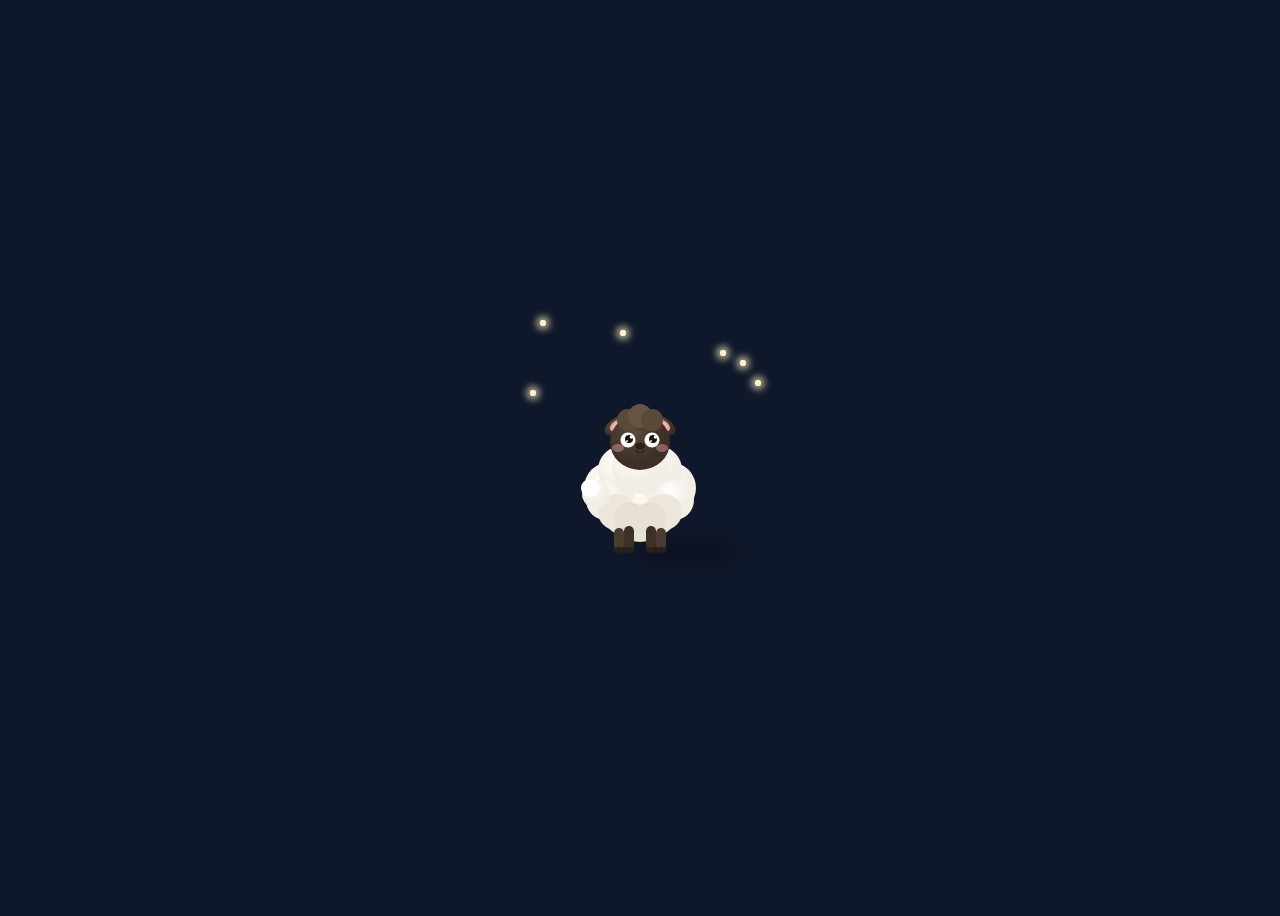
<file: full/leaderboard.html>
<!DOCTYPE html>
<html lang="zh-CN">
<head>
  <meta charset="UTF-8" />
  <meta name="viewport" content="width=device-width, initial-scale=1.0" />
  <title>全量排行榜</title>
  <link rel="icon" href="data:image/svg+xml,<svg xmlns='http://www.w3.org/2000/svg' viewBox='0 0 32 32'><ellipse cx='16' cy='18' rx='11' ry='10' fill='%235a4a3a'/><circle cx='13' cy='13' r='4' fill='%235a4a3a'/><circle cx='16' cy='11.5' r='4.5' fill='%23665544'/><circle cx='19' cy='13' r='4' fill='%235a4a3a'/><ellipse cx='13' cy='10' rx='3' ry='2' fill='%23f7c5c5'/><ellipse cx='19' cy='10' rx='3' ry='2' fill='%23f7c5c5'/><circle cx='14' cy='18' r='3' fill='white'/><circle cx='18' cy='18' r='3' fill='white'/><circle cx='14.5' cy='17.5' r='1.5' fill='%231a1410'/><circle cx='18.5' cy='17.5' r='1.5' fill='%231a1410'/><circle cx='15.2' cy='16.5' r='0.6' fill='white'/><circle cx='19.2' cy='16.5' r='0.6' fill='white'/><ellipse cx='12.5' cy='20.5' rx='1.5' ry='1' fill='%23e8a0a0' opacity='0.5'/><ellipse cx='19.5' cy='20.5' rx='1.5' ry='1' fill='%23e8a0a0' opacity='0.5'/><ellipse cx='16' cy='19.5' rx='1.2' ry='0.8' fill='%232a2018'/></svg>" />
  <link rel="stylesheet" href="../css/intro.css?v=291062b" />
  <link rel="stylesheet" href="../css/sheep.css?v=291062b" />
  <link rel="stylesheet" href="../css/pw-overlay.css?v=291062b" />
  <link rel="stylesheet" href="../css/leaderboard.css?v=291062b" />
</head>

<body>
  <div class="page-loading-overlay hidden" id="pageLoadingOverlay"><svg class="page-loading-sheep" viewBox="0 0 200 220" xmlns="http://www.w3.org/2000/svg"><defs><radialGradient id="ldBody" cx="45%" cy="35%"><stop offset="0%" stop-color="#fffefb"/><stop offset="70%" stop-color="#f5f0e8"/><stop offset="100%" stop-color="#e8e0d4"/></radialGradient><radialGradient id="ldFluff" cx="40%" cy="30%"><stop offset="0%" stop-color="#ffffff"/><stop offset="100%" stop-color="#f2ede5"/></radialGradient><radialGradient id="ldHead" cx="40%" cy="35%"><stop offset="0%" stop-color="#5a4a3a"/><stop offset="100%" stop-color="#3d3026"/></radialGradient><radialGradient id="ldEar" cx="50%" cy="50%"><stop offset="0%" stop-color="#f7c5c5"/><stop offset="100%" stop-color="#e8a0a0"/></radialGradient></defs><g><circle cx="100" cy="130" r="42" fill="url(#ldBody)"/><circle cx="70" cy="118" r="26" fill="url(#ldFluff)"/><circle cx="130" cy="118" r="26" fill="url(#ldFluff)"/><circle cx="82" cy="100" r="24" fill="url(#ldFluff)"/><circle cx="118" cy="100" r="24" fill="url(#ldFluff)"/><circle cx="100" cy="96" r="28" fill="url(#ldFluff)"/><circle cx="66" cy="130" r="20" fill="url(#ldFluff)"/><circle cx="134" cy="130" r="20" fill="url(#ldFluff)"/><circle cx="76" cy="142" r="18" fill="#ede6db"/><circle cx="124" cy="142" r="18" fill="#ede6db"/><circle cx="90" cy="148" r="16" fill="#e8e0d4"/><circle cx="110" cy="148" r="16" fill="#e8e0d4"/></g><g><circle cx="56" cy="124" r="14" fill="url(#ldFluff)"/><circle cx="50" cy="118" r="9" fill="#ffffff"/></g><g><g><ellipse cx="78" cy="55" rx="15" ry="8" fill="url(#ldHead)" transform="rotate(-32 78 55)"/><ellipse cx="78" cy="55" rx="9" ry="5" fill="url(#ldEar)" transform="rotate(-32 78 55)"/></g><g><ellipse cx="122" cy="55" rx="15" ry="8" fill="url(#ldHead)" transform="rotate(32 122 55)"/><ellipse cx="122" cy="55" rx="9" ry="5" fill="url(#ldEar)" transform="rotate(32 122 55)"/></g><ellipse cx="100" cy="72" rx="30" ry="28" fill="url(#ldHead)"/><circle cx="88" cy="50" r="11" fill="#5a4a3a"/><circle cx="100" cy="46" r="12" fill="#665544"/><circle cx="112" cy="50" r="11" fill="#5a4a3a"/><circle cx="88" cy="70" r="7.5" fill="white"/><circle cx="112" cy="70" r="7.5" fill="white"/><circle cx="89" cy="69" r="4" fill="#1a1410"/><circle cx="113" cy="69" r="4" fill="#1a1410"/><circle cx="91.5" cy="67" r="1.8" fill="white"/><circle cx="87" cy="71" r="0.9" fill="white"/><circle cx="115.5" cy="67" r="1.8" fill="white"/><circle cx="111" cy="71" r="0.9" fill="white"/><ellipse cx="78" cy="78" rx="6" ry="4" fill="#e8a0a0" opacity=".45"/><ellipse cx="122" cy="78" rx="6" ry="4" fill="#e8a0a0" opacity=".45"/><ellipse cx="100" cy="76" rx="5" ry="3.5" fill="#2a2018"/><path d="M96 80.5 Q100 85 104 80.5" stroke="#2a2018" stroke-width="1.2" fill="none" stroke-linecap="round"/></g><rect x="74" y="158" width="10" height="22" rx="5" fill="#4a3c30"/><rect x="116" y="158" width="10" height="22" rx="5" fill="#4a3c30"/><rect x="84" y="156" width="10" height="24" rx="5" fill="#3d3026"/><rect x="106" y="156" width="10" height="24" rx="5" fill="#3d3026"/><ellipse cx="89" cy="180" rx="5.5" ry="3" fill="#2a2018"/><ellipse cx="111" cy="180" rx="5.5" ry="3" fill="#2a2018"/><ellipse cx="79" cy="180" rx="5.5" ry="3" fill="#2a2018"/><ellipse cx="121" cy="180" rx="5.5" ry="3" fill="#2a2018"/></svg><div class="page-loading-text">小羊奔跑中<span class="page-loading-dots"></span></div></div>
  <script>(function(){var o=document.getElementById('pageLoadingOverlay');if(!o)return;var s=false;try{s=sessionStorage.getItem('__sheep_nav_loading')==='1';sessionStorage.removeItem('__sheep_nav_loading');}catch(e){}if(s){o.classList.remove('hidden');var d=o.querySelector('.page-loading-dots');if(d){var c=0;o._dt=setInterval(function(){c=(c+1)%4;d.textContent='.'.repeat(c);},400);}}else{o.classList.add('hidden');setTimeout(function(){o.parentNode&&o.classList.add('removed');},400);}})();</script>

  <!-- ── Password Overlay ──────────────────────── -->
  <div class="pw-overlay" id="pwOverlay">
    <div class="pw-card">
      <div class="pw-sheep"><svg viewBox="0 0 64 70" xmlns="http://www.w3.org/2000/svg"><defs><radialGradient id="pBody" cx="45%" cy="35%"><stop offset="0%" stop-color="#fffefb"/><stop offset="70%" stop-color="#f5f0e8"/><stop offset="100%" stop-color="#e8e0d4"/></radialGradient><radialGradient id="pHead" cx="40%" cy="35%"><stop offset="0%" stop-color="#5a4a3a"/><stop offset="100%" stop-color="#3d3026"/></radialGradient><radialGradient id="pEar" cx="50%" cy="50%"><stop offset="0%" stop-color="#f7c5c5"/><stop offset="100%" stop-color="#e8a0a0"/></radialGradient></defs><g><circle cx="32" cy="42" r="13.5" fill="url(#pBody)"/><circle cx="22.5" cy="38" r="8.5" fill="#fffefb"/><circle cx="41.5" cy="38" r="8.5" fill="#fffefb"/><circle cx="26.5" cy="32" r="8" fill="#fff"/><circle cx="37.5" cy="32" r="8" fill="#fff"/><circle cx="32" cy="31" r="9" fill="#fffefb"/><circle cx="21" cy="42" r="6.5" fill="#f2ede5"/><circle cx="43" cy="42" r="6.5" fill="#f2ede5"/><circle cx="24.5" cy="46" r="6" fill="#ede6db"/><circle cx="39.5" cy="46" r="6" fill="#ede6db"/></g><g><circle cx="17.5" cy="40" r="4.5" fill="#fffefb"/><circle cx="15.5" cy="38" r="3" fill="#fff"/></g><g><g><ellipse cx="25" cy="17.5" rx="5" ry="2.5" fill="url(#pHead)" transform="rotate(-32 25 17.5)"/><ellipse cx="25" cy="17.5" rx="3" ry="1.5" fill="url(#pEar)" transform="rotate(-32 25 17.5)"/></g><g><ellipse cx="39" cy="17.5" rx="5" ry="2.5" fill="url(#pHead)" transform="rotate(32 39 17.5)"/><ellipse cx="39" cy="17.5" rx="3" ry="1.5" fill="url(#pEar)" transform="rotate(32 39 17.5)"/></g><ellipse cx="32" cy="23" rx="10" ry="9" fill="url(#pHead)"/><circle cx="28" cy="16" r="3.5" fill="#5a4a3a"/><circle cx="32" cy="15" r="4" fill="#665544"/><circle cx="36" cy="16" r="3.5" fill="#5a4a3a"/><g><circle cx="28.5" cy="23" r="2.5" fill="#fff"/><circle cx="35.5" cy="23" r="2.5" fill="#fff"/><circle cx="29" cy="22.5" r="1.3" fill="#1a1410"/><circle cx="36" cy="22.5" r="1.3" fill="#1a1410"/><circle cx="30" cy="21.5" r="0.6" fill="#fff"/><circle cx="37" cy="21.5" r="0.6" fill="#fff"/></g><ellipse cx="25" cy="25.5" rx="2" ry="1.3" fill="#e8a0a0" opacity="0.45"/><ellipse cx="39" cy="25.5" rx="2" ry="1.3" fill="#e8a0a0" opacity="0.45"/><ellipse cx="32" cy="24.5" rx="1.8" ry="1.2" fill="#2a2018"/><path d="M30.5 26 Q32 27.5 33.5 26" stroke="#2a2018" stroke-width="0.4" fill="none" stroke-linecap="round"/></g><rect x="23.5" y="51" width="3.2" height="7" rx="1.6" fill="#4a3c30"/><rect x="37.3" y="51" width="3.2" height="7" rx="1.6" fill="#4a3c30"/><rect x="26.8" y="50.5" width="3.2" height="7.5" rx="1.6" fill="#3d3026"/><rect x="34" y="50.5" width="3.2" height="7.5" rx="1.6" fill="#3d3026"/><ellipse cx="28.4" cy="58" rx="1.8" ry="1" fill="#2a2018"/><ellipse cx="35.6" cy="58" rx="1.8" ry="1" fill="#2a2018"/><ellipse cx="25.1" cy="58.5" rx="1.8" ry="1" fill="#2a2018"/><ellipse cx="38.9" cy="58.5" rx="1.8" ry="1" fill="#2a2018"/></svg></div>
      <h2>全量排行榜</h2>
      <p>请输入密码以查看完整数据</p>
      <input type="password" class="pw-input" id="pwInput" placeholder="••••••" autofocus />
      <button class="pw-btn" id="pwBtn">确认</button>
      <div class="pw-error" id="pwError"></div>
    </div>
  </div>

  <!-- ── Intro Sheep ──────────────────────────── -->
  <div class="intro-overlay" id="introOverlay">
    <div class="intro-scene">
      <div class="intro-sparkle intro-sparkle-1"></div>
      <div class="intro-sparkle intro-sparkle-2"></div>
      <div class="intro-sparkle intro-sparkle-3"></div>
      <div class="intro-sparkle intro-sparkle-4"></div>
      <div class="intro-sparkle intro-sparkle-5"></div>
      <div class="intro-sparkle intro-sparkle-6"></div>
      <div class="intro-shadow"></div>
      <div class="intro-message" id="introMessage"></div>
      <svg class="intro-sheep" viewBox="0 0 200 220" width="200" height="220" xmlns="http://www.w3.org/2000/svg">
        <defs>
          <radialGradient id="bodyGrad" cx="45%" cy="35%"><stop offset="0%" stop-color="#fffefb"/><stop offset="70%" stop-color="#f5f0e8"/><stop offset="100%" stop-color="#e8e0d4"/></radialGradient>
          <radialGradient id="fluffGrad" cx="40%" cy="30%"><stop offset="0%" stop-color="#ffffff"/><stop offset="100%" stop-color="#f2ede5"/></radialGradient>
          <radialGradient id="headGrad" cx="40%" cy="35%"><stop offset="0%" stop-color="#5a4a3a"/><stop offset="100%" stop-color="#3d3026"/></radialGradient>
          <radialGradient id="earInnerGrad" cx="50%" cy="50%"><stop offset="0%" stop-color="#f7c5c5"/><stop offset="100%" stop-color="#e8a0a0"/></radialGradient>
        </defs>
        <g class="sheep-body-cloud">
          <circle cx="100" cy="130" r="42" fill="url(#bodyGrad)"/>
          <circle cx="70" cy="118" r="26" fill="url(#fluffGrad)"/>
          <circle cx="130" cy="118" r="26" fill="url(#fluffGrad)"/>
          <circle cx="82" cy="100" r="24" fill="url(#fluffGrad)"/>
          <circle cx="118" cy="100" r="24" fill="url(#fluffGrad)"/>
          <circle cx="100" cy="96" r="28" fill="url(#fluffGrad)"/>
          <circle cx="66" cy="130" r="20" fill="url(#fluffGrad)"/>
          <circle cx="134" cy="130" r="20" fill="url(#fluffGrad)"/>
          <circle cx="76" cy="142" r="18" fill="#ede6db"/>
          <circle cx="124" cy="142" r="18" fill="#ede6db"/>
          <circle cx="90" cy="148" r="16" fill="#e8e0d4"/>
          <circle cx="110" cy="148" r="16" fill="#e8e0d4"/>
        </g>
        <g class="sheep-tail">
          <circle cx="56" cy="124" r="14" fill="url(#fluffGrad)"/>
          <circle cx="50" cy="118" r="9" fill="#ffffff"/>
        </g>
        <g class="sheep-head-group">
          <g class="ear-left">
            <ellipse cx="78" cy="55" rx="15" ry="8" fill="url(#headGrad)" transform="rotate(-32 78 55)"/>
            <ellipse cx="78" cy="55" rx="9" ry="5" fill="url(#earInnerGrad)" transform="rotate(-32 78 55)"/>
          </g>
          <g class="ear-right">
            <ellipse cx="122" cy="55" rx="15" ry="8" fill="url(#headGrad)" transform="rotate(32 122 55)"/>
            <ellipse cx="122" cy="55" rx="9" ry="5" fill="url(#earInnerGrad)" transform="rotate(32 122 55)"/>
          </g>
          <ellipse cx="100" cy="72" rx="30" ry="28" fill="url(#headGrad)"/>
          <circle cx="88" cy="50" r="11" fill="#5a4a3a"/>
          <circle cx="100" cy="46" r="12" fill="#665544"/>
          <circle cx="112" cy="50" r="11" fill="#5a4a3a"/>
          <g class="eye-blink">
            <circle cx="88" cy="70" r="7.5" fill="white"/>
            <circle cx="112" cy="70" r="7.5" fill="white"/>
            <circle cx="89" cy="69" r="4" fill="#1a1410"/>
            <circle cx="113" cy="69" r="4" fill="#1a1410"/>
            <circle cx="91.5" cy="67" r="1.8" fill="white"/>
            <circle cx="87" cy="71" r="0.9" fill="white"/>
            <circle cx="115.5" cy="67" r="1.8" fill="white"/>
            <circle cx="111" cy="71" r="0.9" fill="white"/>
          </g>
          <ellipse cx="78" cy="78" rx="6" ry="4" fill="#e8a0a0" opacity="0.45"/>
          <ellipse cx="122" cy="78" rx="6" ry="4" fill="#e8a0a0" opacity="0.45"/>
          <ellipse cx="100" cy="76" rx="5" ry="3.5" fill="#2a2018"/>
          <path d="M96 80.5 Q100 85 104 80.5" stroke="#2a2018" stroke-width="1.2" fill="none" stroke-linecap="round"/>
        </g>
        <rect class="leg-back-left" x="74" y="158" width="10" height="22" rx="5" fill="#4a3c30"/>
        <rect class="leg-back-right" x="116" y="158" width="10" height="22" rx="5" fill="#4a3c30"/>
        <rect class="leg-front-left" x="84" y="156" width="10" height="24" rx="5" fill="#3d3026"/>
        <rect class="leg-front-right" x="106" y="156" width="10" height="24" rx="5" fill="#3d3026"/>
        <ellipse class="leg-front-left" cx="89" cy="180" rx="5.5" ry="3" fill="#2a2018"/>
        <ellipse class="leg-front-right" cx="111" cy="180" rx="5.5" ry="3" fill="#2a2018"/>
        <ellipse class="leg-back-left" cx="79" cy="180" rx="5.5" ry="3" fill="#2a2018"/>
        <ellipse class="leg-back-right" cx="121" cy="180" rx="5.5" ry="3" fill="#2a2018"/>
      </svg>
    </div>
  </div>

  <header class="header-bar">
    <div class="header-left">
      <a href="../index.html" class="nav-link">🏠 基地</a>
      <span class="page-title">🏆 全量排行榜</span>
      <a href="../heat.html" class="nav-link">热力图</a>
      <a href="map.html" class="nav-link">全量地图</a>
      <a href="timeline.html" class="nav-link">全量时间线</a>
    </div>
  </header>

  <nav class="tab-bar" id="tabBar" style="display:none">
    <button class="tab-btn active" data-tab="city">🏙 城市</button>
    <button class="tab-btn" data-tab="district">📍 区县</button>
    <button class="tab-btn" data-tab="weather">🌤 天气</button>
    <button class="tab-btn" data-tab="traffic">🚗 交通</button>
    <button class="tab-btn" data-tab="geo">🌍 地理</button>
    <button class="tab-btn" data-tab="journey">🧭 旅程</button>
  </nav>

  <div class="summary-bar" id="summaryBar"></div>

  <div class="main" id="mainContent"></div>

  <script type="module">
    import { initAll } from "../js/init.js?v=291062b";
    import { initFullData, records, traffic, recordLocations, recordWeather } from "../js/full/map-main.js";
    import { showLoadingSheep, hideLoadingSheep } from "../js/sheep.js?v=291062b";
    import { finishLoading } from "../js/loading.js?v=291062b";
    import {
      buildCityStats, buildDistrictStats,
      buildWeatherRankings, buildTrafficRankings, buildTrafficSegmentRankings, buildSummary,
      buildGeoExtremes, buildJourneyStats,
      CONDITION_LABELS
    } from "../js/leaderboard.js";

    initAll({ introTimeout: 2000, finish: false });

    // ── Password flow ──────────────────────────

    const AUTH_KEY = 'full-map-auth';
    const pwOverlay = document.getElementById('pwOverlay');
    const pwInput = document.getElementById('pwInput');
    const pwBtn = document.getElementById('pwBtn');
    const pwError = document.getElementById('pwError');
    let verifying = false;

    async function tryDecrypt(password) {
      if (verifying) return;
      verifying = true;
      pwBtn.disabled = true;
      pwError.textContent = '';
      try {
        showLoadingSheep();
        await initFullData(password);
        hideLoadingSheep();
        sessionStorage.setItem(AUTH_KEY, password);
        pwOverlay.classList.add('hidden');
        finishLoading();
        renderLeaderboard();
      } catch (e) {
        hideLoadingSheep();
        sessionStorage.removeItem(AUTH_KEY);
        pwInput.classList.add('error');
        pwError.textContent = '密码错误';
        setTimeout(() => pwInput.classList.remove('error'), 300);
        pwInput.value = '';
        pwBtn.disabled = false;
        pwInput.focus();
      } finally {
        verifying = false;
      }
    }

    pwBtn.addEventListener('click', () => tryDecrypt(pwInput.value.trim()));
    pwInput.addEventListener('keydown', e => { if (e.key === 'Enter') tryDecrypt(pwInput.value.trim()); });
    pwInput.addEventListener('input', () => {
      pwError.textContent = '';
      if (pwInput.value.trim().length >= 6) tryDecrypt(pwInput.value.trim());
    });

    const savedPw = sessionStorage.getItem(AUTH_KEY);
    if (savedPw) tryDecrypt(savedPw);

    // ── Rendering (same as public leaderboard) ──

    function renderLeaderboard() {
      const cityStats = buildCityStats(records, recordLocations, recordWeather, traffic);
      const districtStats = buildDistrictStats(records, recordLocations, recordWeather, traffic);
      const weatherRankings = buildWeatherRankings(cityStats);
      const districtWeatherRankings = buildWeatherRankings(districtStats);
      const trafficRankings = buildTrafficRankings(cityStats);
      const trafficSegmentRankings = buildTrafficSegmentRankings(traffic, recordLocations, records);
      const geoExtremes = buildGeoExtremes(records, recordLocations);
      const journeyStats = buildJourneyStats(traffic, recordLocations, records);
      const summary = buildSummary(cityStats);

      const summaryBar = document.getElementById('summaryBar');
      const mainContent = document.getElementById('mainContent');
      const tabBar = document.getElementById('tabBar');
      tabBar.style.display = 'flex';

      let currentTab = 'city';
      let citySort = { field: 'recordCount', asc: false };
      let districtSort = { field: 'recordCount', asc: false };
      let wxMode = 'city';
      let trafficMode = 'city';

      function rankClass(i) { if (i===0) return 'rank-1'; if (i===1) return 'rank-2'; if (i===2) return 'rank-3'; return ''; }
      function rankDotClass(i) { if (i===0) return 'gold'; if (i===1) return 'silver'; if (i===2) return 'bronze'; return ''; }
      function fmtHours(h) { if (h>=24) return (Math.round(h/2.4)/10)+'天'; return h.toFixed(1)+'h'; }
      function fmtTemp(c) { return c!=null ? c.toFixed(1)+'°C' : '--'; }
      function fmtKmh(v) { return v!=null ? v.toFixed(1)+' km/h' : '--'; }
      function fmtMm(v) { return v!=null ? v.toFixed(1)+' mm' : '--'; }
      function fmtM(v) { if (v==null) return '--'; if (v>=1000) return (v/1000).toFixed(1)+' km'; return Math.round(v)+' m'; }
      function fmtPct(v) { return v!=null ? Math.round(v*100)+'%' : '--'; }

      function renderSummary() {
        summaryBar.innerHTML =
          `<span class="summary-item">🏙 <strong>${summary.cityCount}</strong> 城市</span>` +
          `<span class="summary-item">📋 <strong>${summary.totalRecords}</strong> 到访</span>` +
          `<span class="summary-item">⏱ <strong>${fmtHours(summary.totalDurationHours)}</strong></span>` +
          `<span class="summary-item">📍 <strong>${summary.totalPlaces}</strong> 地点</span>`;
      }

      function sortedEntries(stats, sort) {
        return Object.entries(stats).sort((a, b) => {
          let va = a[1][sort.field], vb = b[1][sort.field];
          if (va == null) va = 0;
          if (vb == null) vb = 0;
          if (typeof va === 'string') return sort.asc ? va.localeCompare(vb) : vb.localeCompare(va);
          return sort.asc ? va - vb : vb - va;
        });
      }

      function renderActivityBars(breakdown) {
        const entries = Object.entries(breakdown);
        if (!entries.length) return '<span style="color:var(--muted)">无数据</span>';
        const maxVal = entries[0][1];
        return entries.map(([act, count]) =>
          `<div class="activity-bar-row"><span class="activity-bar-label">${act}</span><div class="activity-bar-track"><div class="activity-bar-fill" style="width:${(count/maxVal*100).toFixed(0)}%"></div></div><span class="activity-bar-count">${count}</span></div>`
        ).join('');
      }

      function renderTrafficTags(breakdown) {
        const entries = Object.entries(breakdown);
        if (!entries.length) return '<span style="color:var(--muted)">无数据</span>';
        return `<div class="traffic-tags">` +
          entries.map(([type, td]) => {
            const c = td.count || td;
            const extra = td.totalHours != null
              ? ` <span class="traffic-tag-meta">${c}次 · ⏱${fmtHours(td.totalHours)} · 均${fmtHours(td.avgHours)}/次 · 最长${fmtHours(td.maxHours)}/次${td.maxHoursPerDay!=null?' · '+'最长' + fmtHours(td.maxHoursPerDay)+'/天':''} · ${td.dayCount}天</span>`
              : ` ${c}次`;
            return `<span class="traffic-tag">${type}${extra}</span>`;
          }).join('') +
          `</div>`;
      }

      function fmtValTime(val, time, fmtFn) {
        if (val == null) return '--';
        return fmtFn(val) + (time ? `<span class="wx-date">${time}</span>` : '');
      }

      function renderWeatherMini(s) {
        const w = s.weather;
        const dr = w.firstWxTime && w.lastWxTime ? `<tr><td>日期范围</td><td colspan="2"><span class="wx-date">${w.firstWxTime} ~ ${w.lastWxTime}</span></td></tr>` : '';
        return `<table class="weather-mini">` +
          `<tr><td>温度</td><td>${fmtValTime(w.tempMin,w.tempMinTime,fmtTemp)} ~ ${fmtValTime(w.tempMax,w.tempMaxTime,fmtTemp)}</td><td>均 ${fmtTemp(w.tempAvg)}</td></tr>` +
          `<tr><td>体感温度</td><td>${fmtValTime(w.feelsLikeMin,w.feelsLikeMinTime,fmtTemp)} ~ ${fmtValTime(w.feelsLikeMax,w.feelsLikeMaxTime,fmtTemp)}</td><td></td></tr>` +
          `<tr><td>湿度</td><td>${fmtValTime(w.humidityMin,w.humidityMinTime,fmtPct)} ~ ${fmtValTime(w.humidityMax,w.humidityMaxTime,fmtPct)}</td><td>均 ${fmtPct(w.humidityAvg)}</td></tr>` +
          `<tr><td>降水</td><td>最大 ${fmtValTime(w.precipMaxMm,w.precipMaxTime,fmtMm)}</td><td>总计 ${fmtMm(w.precipTotalMm)}${w.precipAvgMm!=null?' · 均 '+fmtMm(w.precipAvgMm):''}</td></tr>` +
          `<tr><td>风速</td><td>${fmtValTime(w.windMinKmh,w.windMinTime,fmtKmh)} ~ ${fmtValTime(w.windMaxKmh,w.windMaxTime,fmtKmh)}</td><td>均 ${fmtKmh(w.windAvgKmh)}</td></tr>` +
          `<tr><td>能见度</td><td>最低 ${fmtValTime(w.visibilityMinM,w.visibilityMinTime,fmtM)} · 最高 ${fmtValTime(w.visibilityMaxM,w.visibilityMaxTime,fmtM)}</td><td>均 ${fmtM(w.visibilityAvgM)}</td></tr>` +
          `<tr><td>紫外线</td><td>${w.uvMin!=null?w.uvMin.toFixed(1):'--'}${w.uvMinTime?`<span class="wx-date">${w.uvMinTime}</span>`:''} ~ ${w.uvMax!=null?Math.round(w.uvMax):'--'}${w.uvMaxTime?`<span class="wx-date">${w.uvMaxTime}</span>`:''}</td><td>均 ${w.uvAvg!=null?w.uvAvg.toFixed(1):'--'}</td></tr>` +
          `<tr><td>天气类型</td><td colspan="2">${Object.entries(s.weatherConditionCounts||{}).map(([c,n])=>(CONDITION_LABELS[c]||c)+' '+n).join(' · ')}</td></tr>` +
          dr +
          `</table>`;
      }

      function renderDetail(s) {
        return `<div class="detail-inner">` +
          `<div class="detail-block"><h4>活动分布</h4>${renderActivityBars(s.activityBreakdown)}</div>` +
          `<div class="detail-block"><h4>交通方式</h4>${renderTrafficTags(s.trafficBreakdown)}</div>` +
          `<div class="detail-block"><h4>天气概况${s.weatherEntryCount?' ('+s.weatherEntryCount+'条)':''}</h4>${s.weatherEntryCount?renderWeatherMini(s):'<span style="color:var(--muted)">无天气数据</span>'}</div>` +
          `</div>`;
      }

      function renderTable(stats, sort) {
        const entries = sortedEntries(stats, sort);
        const isDistrict = currentTab === 'district';
        const cols = isDistrict
          ? ['排名','区县','城市','到访次数','总时长','地点数','活动类型']
          : ['排名','城市','省份','到访次数','总时长','地点数','活动类型'];
        const fields = isDistrict
          ? [null,'district','city','recordCount','totalDurationHours','placeCount','activityCount']
          : [null,null,'admin','recordCount','totalDurationHours','placeCount','activityCount'];
        let html = '<table class="rank-table"><thead><tr>';
        html += cols.map((col, i) => {
          const f = fields[i];
          if (!f) return `<th>${col}</th>`;
          const arrow = sort.field === f ? (sort.asc ? ' ↑' : ' ↓') : '';
          return `<th data-sort="${f}">${col}<span class="sort-arrow">${arrow}</span></th>`;
        }).join('');
        html += '<th></th></tr></thead><tbody>';
        let rank = 0;
        for (const [key, s] of entries) {
          rank++;
          const rowId = 'row-' + key.replace(/[\/]/g, '_');
          html += `<tr class="rank-row" data-key="${key}" id="${rowId}">`;
          html += `<td class="rank-num ${rankClass(rank-1)}">#${rank}</td>`;
          if (isDistrict) {
            html += `<td><span class="city-name">${s.district||s.city}</span></td>`;
            html += `<td style="font-size:12px;color:var(--muted)">${s.city}</td>`;
          } else {
            html += `<td><span class="city-name">${key}</span></td>`;
            html += `<td style="font-size:12px;color:var(--muted)">${s.admin}</td>`;
          }
          html += `<td><span class="stat-val">${s.recordCount}</span><span class="stat-unit">次</span></td>`;
          html += `<td><span class="stat-val">${fmtHours(s.totalDurationHours)}</span></td>`;
          html += `<td><span class="stat-val">${s.placeCount}</span><span class="stat-unit">处</span></td>`;
          html += `<td><span class="stat-val">${s.activityCount}</span><span class="stat-unit">类</span></td>`;
          html += `<td style="text-align:right"><span class="expand-arrow">▼</span></td></tr>`;
          html += `<tr class="detail-row" id="detail-${rowId}">`;
          html += `<td colspan="${cols.length+1}" class="detail-cell">${renderDetail(s)}</td></tr>`;
        }
        html += '</tbody></table>';
        return html;
      }

      function bindTableEvents() {
        mainContent.querySelectorAll('th[data-sort]').forEach(th => {
          th.addEventListener('click', () => {
            const f = th.dataset.sort;
            const sortObj = currentTab === 'district' ? districtSort : citySort;
            if (sortObj.field === f) sortObj.asc = !sortObj.asc;
            else { sortObj.field = f; sortObj.asc = false; }
            renderCurrent();
          });
        });
        mainContent.querySelectorAll('.rank-row').forEach(row => {
          row.addEventListener('click', () => {
            const detailRow = document.getElementById('detail-' + row.id);
            if (!detailRow) return;
            const isOpen = detailRow.classList.contains('open');
            mainContent.querySelectorAll('.detail-row.open').forEach(r => r.classList.remove('open'));
            mainContent.querySelectorAll('.rank-row.expanded').forEach(r => r.classList.remove('expanded'));
            detailRow.classList.toggle('open', !isOpen);
            row.classList.toggle('expanded', !isOpen);
          });
        });
      }

      function renderWeatherTab() {
        const rankings = wxMode === 'district' ? districtWeatherRankings : weatherRankings;
        const label = wxMode === 'district' ? '' : '城市';
        const panels = [
          { key:'hottest', title:`🔥 最热${label}`, fmt:v=>fmtTemp(v), get:s=>s.weather.tempMax, getTime:s=>s.weather.tempMaxTime },
          { key:'coldest', title:`❄ 最冷${label}`, fmt:v=>fmtTemp(v), get:s=>s.weather.tempMin, getTime:s=>s.weather.tempMinTime },
          { key:'highestFeelsLike', title:`🥵 最高体感温度`, fmt:v=>fmtTemp(v), get:s=>s.weather.feelsLikeMax, getTime:s=>s.weather.feelsLikeMaxTime },
          { key:'windiest', title:`💨 最大风速`, fmt:v=>fmtKmh(v), get:s=>s.weather.windMaxKmh, getTime:s=>s.weather.windMaxTime },
          { key:'rainiest', title:`🌧 累计最多降雨`, fmt:v=>fmtMm(v), get:s=>s.weather.precipTotalMm, getTime:null },
          { key:'maxPrecip', title:`🌧 单次最大降雨`, fmt:v=>fmtMm(v), get:s=>s.weather.precipMaxMm, getTime:s=>s.weather.precipMaxTime },
          { key:'lowestVisibility', title:`🌫 最低能见度`, fmt:v=>fmtM(v), get:s=>s.weather.visibilityMinM, getTime:s=>s.weather.visibilityMinTime },
          { key:'highestUV', title:`☀ 最高紫外线`, fmt:v=>v!=null?Math.round(v):'--', get:s=>s.weather.uvMax, getTime:s=>s.weather.uvMaxTime },
          { key:'mostHumid', title:`💧 最潮湿`, fmt:v=>fmtPct(v), get:s=>s.weather.humidityAvg, getTime:null },
        ];
        let html = `<div class="wx-toggle-bar"><button class="wx-toggle ${wxMode==='city'?'active':''}" data-wx="city">🏙 城市</button><button class="wx-toggle ${wxMode==='district'?'active':''}" data-wx="district">📍 区县</button></div>`;
        html += '<div class="weather-grid">';
        for (const p of panels) {
          const list = rankings[p.key] || [];
          html += `<div class="wx-card"><h3>${p.title}</h3><ol>`;
          list.forEach(([key, s], i) => {
            const t = p.getTime ? p.getTime(s) : '';
            const name = wxMode === 'district' ? (s.district ? `${s.district} · ${s.city}` : key) : key;
            html += `<li><span class="rank-dot ${rankDotClass(i)}">${i+1}</span><span class="city-label">${name}</span><span class="city-val">${p.fmt(p.get(s))}</span>${t?`<span class="wx-date">${t}</span>`:''}</li>`;
          });
          html += '</ol></div>';
        }
        html += '</div>';
        return html;
      }

      function renderTrafficTab() {
        const rankings = trafficMode === 'segment' ? trafficSegmentRankings : trafficRankings;
        const types = Object.keys(rankings).sort((a, b) => {
          const tA = trafficMode === 'segment'
            ? rankings[a].reduce((s, e) => s + e.durationSec, 0)
            : rankings[a].reduce((s, e) => s + e.count, 0);
          const tB = trafficMode === 'segment'
            ? rankings[b].reduce((s, e) => s + e.durationSec, 0)
            : rankings[b].reduce((s, e) => s + e.count, 0);
          return tB - tA;
        });
        let html = `<div class="wx-toggle-bar"><button class="wx-toggle ${trafficMode==='city'?'active':''}" data-tm="city">🏙 城市</button><button class="wx-toggle ${trafficMode==='segment'?'active':''}" data-tm="segment">📏 单段</button></div>`;
        html += '<div class="traffic-grid">';
        for (const type of types) {
          const list = rankings[type];
          html += `<div class="traffic-card"><h3>${type}</h3><ol>`;
          list.slice(0, 8).forEach((e, i) => {
            if (trafficMode === 'segment') {
              html += `<li><span class="rank-dot ${rankDotClass(i)}">${i+1}</span><span class="city-label">${e.origin} → ${e.dest}</span><span class="city-val">${fmtHours(e.durationMin/60)}<span class="city-unit"></span></span>` +
                `<span class="traffic-dur">${e.odPct<100 ? '占'+e.odPct+'% · ' : ''}${[e.originCity,e.destCity].filter(Boolean).join(' · ')}${e.date ? ' · '+e.date : ''}</span></li>`;
            } else {
              html += `<li><span class="rank-dot ${rankDotClass(i)}">${i+1}</span><span class="city-label">${e.city}</span><span class="city-val">${e.count}<span class="city-unit">次</span></span>` +
                `${e.totalHours ? `<span class="traffic-dur">⏱${fmtHours(e.totalHours)} · 均${fmtHours(e.avgHours)}/次 · 最长${fmtHours(e.maxHours)}/次${e.maxHoursPerDay ? ' · '+'最长' + fmtHours(e.maxHoursPerDay)+'/天' : ''} · ${e.dayCount||0}天</span>` : ''}</li>`;
            }
          });
          html += '</ol></div>';
        }
        html += '</div>';
        return html;
      }

      function renderGeoCard(icon, label, r, extra) {
        if (!r) return '';
        const loc = [r.city, r.district].filter(Boolean).join(' ');
        return `<div class="geo-card">
          <div class="geo-icon">${icon}</div>
          <div class="geo-label">${label}</div>
          <div class="geo-place">${r.place || loc}</div>
          <div class="geo-loc">${loc}${r.admin ? ' · '+r.admin : ''}</div>
          <div class="geo-coord">${Math.abs(r.lat).toFixed(4)}°, ${Math.abs(r.lng).toFixed(4)}°</div>
          <div class="geo-date">${r.date || ''}</div>
          ${extra ? `<div class="geo-extra">${extra}</div>` : ''}
        </div>`;
      }

      function renderGeoTab() {
        const g = geoExtremes;
        return `<div class="geo-grid">
          ${renderGeoCard('⬆️', '最北点', g.north)}
          ${renderGeoCard('⬇️', '最南点', g.south)}
          ${renderGeoCard('➡️', '最东点', g.east)}
          ${renderGeoCard('⬅️', '最西点', g.west)}
          ${renderGeoCard('📍', '最远点', g.farthest, g.farthestKm + ' km')}
          <div class="geo-card geo-span">
            <div class="geo-icon">📏</div>
            <div class="geo-label">经纬跨度</div>
            <div class="geo-span-row">纬度 ${g.latSpan}° · 经度 ${g.lngSpan}°</div>
          </div>
        </div>`;
      }

      function fmtTime(iso) {
        if (!iso) return '--';
        return iso.replace('T', ' ').replace(/:\d{2}\+/, ' ').slice(0, 16);
      }

      function renderHeatmap(buckets, labels, maxVal, title) {
        return `<div class="heatmap-block">
          <h4>${title}</h4>
          <div class="heatmap-bars">
            ${buckets.map((v, i) => `
              <div class="heatmap-col">
                <div class="heatmap-bar" style="height:${(v/maxVal*100).toFixed(0)}%"></div>
                <div class="heatmap-count">${v||''}</div>
                <div class="heatmap-tick">${labels[i]}</div>
              </div>
            `).join('')}
          </div>
        </div>`;
      }

      function renderJourneyCard(stats) {
        if (!stats) return '';
        const items = [
          stats.earliestDep,
          stats.latestDep,
          stats.earliestArr,
          stats.latestArr,
          stats.longestTrip,
        ].filter(Boolean);
        return `<div class="journey-summary">
          <span class="journey-avg">⏱ 平均行程时长 <strong>${stats.avgDurationMin} 分钟</strong></span>
        </div>
        ${renderHeatmap(stats.depBuckets, stats.bucketLabels, stats.depMax, '出发时间分布（5:00 起）')}
        ${renderHeatmap(stats.arrBuckets, stats.bucketLabels, stats.arrMax, '到达时间分布（5:00 起）')}
        <div class="journey-list">` + items.map(j => `
          <div class="journey-item">
            <div class="journey-label">${j.label}</div>
            <div class="journey-type">${j.type}</div>
            <div class="journey-route">${j.origin}${j.originCity?' ('+j.originCity+')':''} → ${j.dest}${j.destCity?' ('+j.destCity+')':''}</div>
            <div class="journey-time">${fmtTime(j.from)} → ${fmtTime(j.to)}</div>
            <div class="journey-dur">⏱ ${j.durationMin} 分钟</div>
          </div>
        `).join('') + `</div>`;
      }

      function renderCurrent() {
        if (currentTab === 'city') {
          mainContent.innerHTML = renderTable(cityStats, citySort);
          bindTableEvents();
        } else if (currentTab === 'district') {
          mainContent.innerHTML = renderTable(districtStats, districtSort);
          bindTableEvents();
        } else if (currentTab === 'weather') {
          mainContent.innerHTML = renderWeatherTab();
        } else if (currentTab === 'traffic') {
          mainContent.innerHTML = renderTrafficTab();
        } else if (currentTab === 'geo') {
          mainContent.innerHTML = renderGeoTab();
        } else if (currentTab === 'journey') {
          mainContent.innerHTML = renderJourneyCard(journeyStats);
        }
      }

      tabBar.addEventListener('click', (e) => {
        const btn = e.target.closest('.tab-btn');
        if (!btn) return;
        currentTab = btn.dataset.tab;
        tabBar.querySelectorAll('.tab-btn').forEach(b => b.classList.remove('active'));
        btn.classList.add('active');
        renderCurrent();
      });

      mainContent.addEventListener('click', (e) => {
        const wxBtn = e.target.closest('.wx-toggle');
        if (wxBtn) {
          if (wxBtn.dataset.wx) {
            wxMode = wxBtn.dataset.wx;
          } else if (wxBtn.dataset.tm) {
            trafficMode = wxBtn.dataset.tm;
          }
          renderCurrent();
        }
      });

      renderSummary();
      renderCurrent();
    }
  </script>
</body>
</html>
</file>
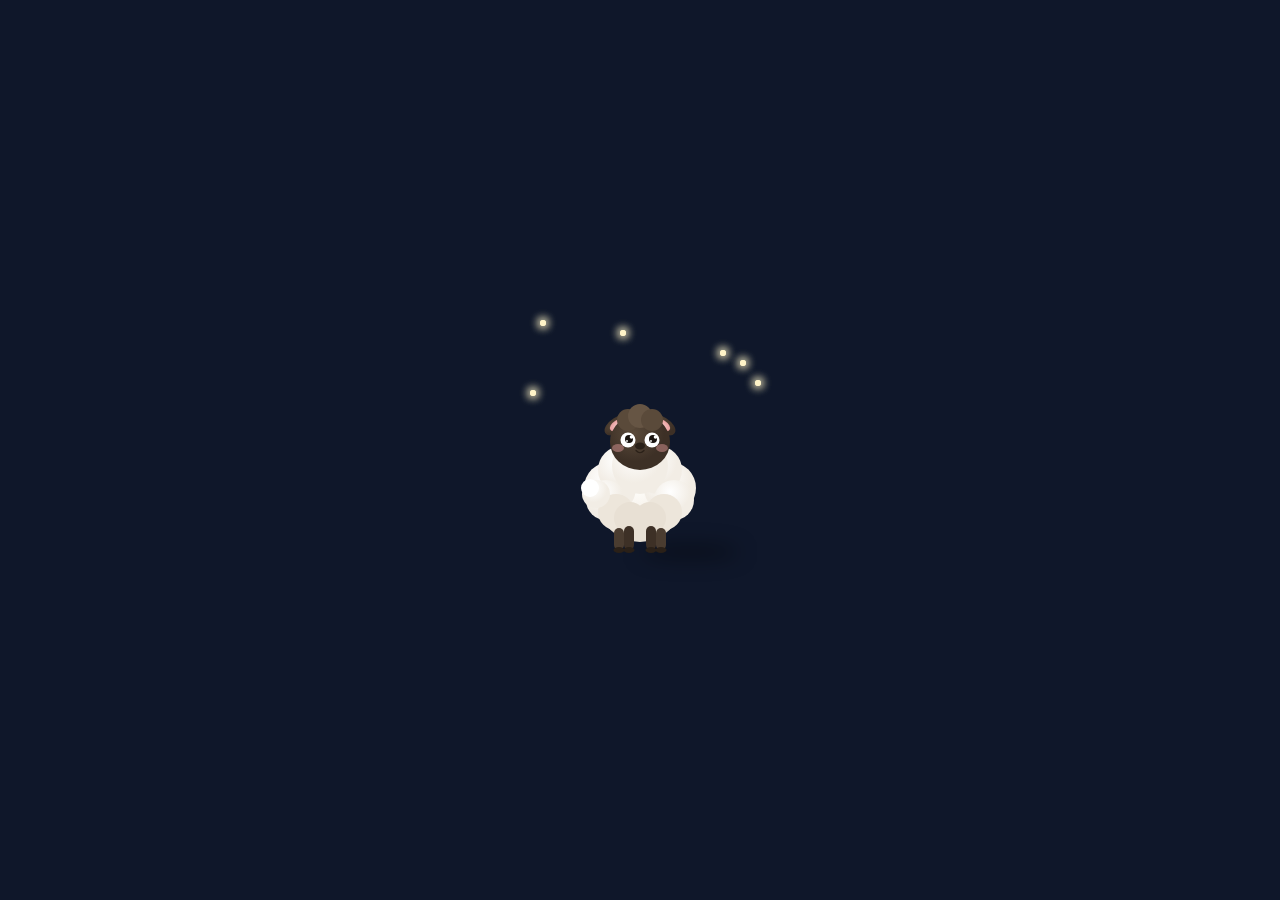
<file: full/timeline.html>
<!DOCTYPE html>
<html lang="zh-CN">
<head>
  <meta charset="UTF-8" />
  <meta name="viewport" content="width=device-width, initial-scale=1.0" />
  <title>全量时间线</title>
  <link rel="icon" href="data:image/svg+xml,<svg xmlns='http://www.w3.org/2000/svg' viewBox='0 0 32 32'><ellipse cx='16' cy='18' rx='11' ry='10' fill='%235a4a3a'/><circle cx='13' cy='13' r='4' fill='%235a4a3a'/><circle cx='16' cy='11.5' r='4.5' fill='%23665544'/><circle cx='19' cy='13' r='4' fill='%235a4a3a'/><ellipse cx='13' cy='10' rx='3' ry='2' fill='%23f7c5c5'/><ellipse cx='19' cy='10' rx='3' ry='2' fill='%23f7c5c5'/><circle cx='14' cy='18' r='3' fill='white'/><circle cx='18' cy='18' r='3' fill='white'/><circle cx='14.5' cy='17.5' r='1.5' fill='%231a1410'/><circle cx='18.5' cy='17.5' r='1.5' fill='%231a1410'/><circle cx='15.2' cy='16.5' r='0.6' fill='white'/><circle cx='19.2' cy='16.5' r='0.6' fill='white'/><ellipse cx='12.5' cy='20.5' rx='1.5' ry='1' fill='%23e8a0a0' opacity='0.5'/><ellipse cx='19.5' cy='20.5' rx='1.5' ry='1' fill='%23e8a0a0' opacity='0.5'/><ellipse cx='16' cy='19.5' rx='1.2' ry='0.8' fill='%232a2018'/></svg>" />
  <link rel="stylesheet" href="../css/intro.css?v=291062b" />
  <link rel="stylesheet" href="../css/sheep.css?v=291062b" />
  <link rel="stylesheet" href="../css/pw-overlay.css?v=291062b" />
  <style>
    * { box-sizing: border-box; margin: 0; padding: 0; }

    :root {
      --bg: #0f172a;
      --panel: rgba(15, 23, 42, 0.88);
      --text: #e5e7eb;
      --muted: #94a3b8;
      --border: rgba(255, 255, 255, 0.08);
      --hour-h: 64px;
      --col-w: 100px;
    }

    body {
      font-family: -apple-system, BlinkMacSystemFont, "Segoe UI", "PingFang SC", "Microsoft YaHei", sans-serif;
      background: var(--bg);
      color: var(--text);
      min-height: 100dvh;
      display: flex;
      flex-direction: column;
    }

    /* ── Header ─────────────────────────────── */
    .header-bar {
      display: flex;
      align-items: center;
      gap: 16px;
      padding: 8px 16px;
      background: var(--panel);
      backdrop-filter: blur(14px);
      -webkit-backdrop-filter: blur(14px);
      border-bottom: 1px solid var(--border);
      flex-shrink: 0;
      z-index: 10;
    }
    .header-bar .page-title {
      font-size: 17px;
      font-weight: 800;
      flex: 1;
    }
    .header-bar .nav-link {
      color: var(--muted);
      text-decoration: none;
      font-size: 13px;
      font-weight: 600;
      white-space: nowrap;
      transition: color 0.2s;
    }
    .header-bar .nav-link:hover { color: var(--text); }
    .record-badge {
      font-size: 12px;
      font-weight: 600;
      color: var(--text);
      background: rgba(59, 246, 81, 0.4);
      padding: 3px 12px;
      border-radius: 20px;
      white-space: nowrap;
    }
    .mode-switch {
      display: inline-flex;
      align-items: center;
      gap: 6px;
      cursor: pointer;
      user-select: none;
    }
    .mode-switch input { display: none; }
    .mode-label {
      font-size: 12px;
      font-weight: 600;
      color: var(--muted);
      transition: color 0.2s;
    }
    .mode-track {
      position: relative;
      width: 40px;
      height: 22px;
      background: rgba(255,255,255,0.08);
      border: 1px solid rgba(255,255,255,0.12);
      border-radius: 11px;
      transition: all 0.25s;
    }
    .mode-track::after {
      content: '';
      position: absolute;
      top: 2px;
      left: 2px;
      width: 16px;
      height: 16px;
      background: var(--muted);
      border-radius: 50%;
      transition: all 0.25s;
      box-shadow: 0 1px 3px rgba(0,0,0,0.3);
    }
    .mode-switch input:checked ~ .mode-track {
      background: rgba(59,130,246,0.35);
      border-color: rgba(59,130,246,0.5);
    }
    .mode-switch input:checked ~ .mode-track::after {
      left: 20px;
      background: #fff;
    }
    .mode-label--left { color: #fff; }
    .mode-label--right { color: var(--muted); }
    .mode-switch input:checked ~ .mode-label--left { color: var(--muted); }
    .mode-switch input:checked ~ .mode-label--right { color: #fff; }

    /* ── Settings button ─────────────────────── */
    .tl-settings-btn {
      width: 28px; height: 28px;
      border: 1px solid rgba(255,255,255,0.1);
      border-radius: 8px;
      background: rgba(255,255,255,0.06);
      color: var(--muted);
      font-size: 13px;
      cursor: pointer;
      display: flex;
      align-items: center;
      justify-content: center;
      transition: all 0.2s;
      flex-shrink: 0;
    }
    .tl-settings-btn:hover { background: rgba(255,255,255,0.12); color: #fff; }

    /* ── Settings popup ─────────────────────── */
    .tl-settings-popup {
      position: fixed;
      inset: 0;
      z-index: 10002;
      display: flex;
      align-items: center;
      justify-content: center;
      animation: dtFadeIn 0.2s ease;
    }
    .tl-settings-overlay {
      position: absolute;
      inset: 0;
      background: rgba(0,0,0,0.45);
      backdrop-filter: blur(4px);
      -webkit-backdrop-filter: blur(4px);
    }
    .tl-settings-card {
      position: relative;
      background: rgba(30, 41, 59, 0.94);
      backdrop-filter: blur(20px);
      -webkit-backdrop-filter: blur(20px);
      border: 1px solid rgba(255,255,255,0.12);
      border-radius: 16px;
      padding: 24px 22px 20px;
      min-width: 260px;
      max-width: 300px;
      box-shadow: 0 20px 60px rgba(0,0,0,0.5);
      animation: dtPopIn 0.25s cubic-bezier(0.34, 1.56, 0.64, 1);
    }
    .tl-settings-title {
      font-size: 16px;
      font-weight: 700;
      margin-bottom: 20px;
    }
    .tl-settings-row {
      display: flex;
      align-items: center;
      gap: 10px;
      margin-bottom: 14px;
    }
    .tl-settings-row span:first-child {
      font-size: 12px;
      color: var(--muted);
      width: 32px;
      flex-shrink: 0;
    }
    .tl-settings-row input[type="range"] {
      flex: 1;
      accent-color: #3b82f6;
    }
    .tl-settings-val {
      font-size: 11px;
      color: var(--text);
      width: 38px;
      text-align: right;
      flex-shrink: 0;
      font-weight: 600;
    }
    .tl-settings-reset {
      display: block;
      width: 100%;
      margin-top: 18px;
      padding: 8px 0;
      border: 1px solid rgba(255,255,255,0.1);
      border-radius: 8px;
      background: rgba(255,255,255,0.06);
      color: var(--muted);
      font-size: 12px;
      font-weight: 600;
      cursor: pointer;
      transition: all 0.2s;
    }
    .tl-settings-reset:hover { background: rgba(255,255,255,0.12); color: #fff; }

    /* ── Timeline wrapper ────────────────────── */
    .tl-wrap {
      flex: 1;
      min-height: 0;
      display: flex;
      flex-direction: column;
      overflow: hidden;
    }

    /* ── Scroll container ────────────────────── */
    .tl-scroll {
      flex: 1;
      min-height: 0;
      overflow: auto;
      -webkit-overflow-scrolling: touch;
    }
    .tl-scroll::-webkit-scrollbar { height: 6px; width: 6px; }
    .tl-scroll::-webkit-scrollbar-track { background: transparent; }
    .tl-scroll::-webkit-scrollbar-thumb { background: rgba(255,255,255,0.12); border-radius: 3px; }

    .tl-inner {
      display: flex;
    }

    /* ── Header row (sticky top, outside content) ── */
    .tl-hd-row {
      position: sticky;
      top: 0;
      z-index: 3;
      display: flex;
    }
    .tl-hd-spacer {
      position: sticky;
      left: 0;
      z-index: 4;
      flex-shrink: 0;
      background: var(--panel);
      backdrop-filter: blur(14px);
      -webkit-backdrop-filter: blur(14px);
      border-right: 1px solid var(--border);
    }
    .tl-hd-canvas { display: flex; }

    /* ── Time axis (sticky left) ─────────────── */
    .tl-axis {
      position: sticky;
      left: 0;
      z-index: 2;
      background: var(--panel);
      backdrop-filter: blur(14px);
      -webkit-backdrop-filter: blur(14px);
      border-right: 1px solid var(--border);
      display: flex;
      flex-direction: column;
      flex-shrink: 0;
      width: 52px;
    }
    .tl-hour {
      display: flex;
      align-items: flex-start;
      justify-content: flex-end;
      padding: 0 6px 0 0;
      font-size: 10px;
      font-weight: 600;
      color: var(--muted);
      letter-spacing: 0.04em;
      flex-shrink: 0;
    }

    /* ── Canvas ──────────────────────────────── */
    .tl-canvas {
      display: flex;
    }

    /* ── Day column ──────────────────────────── */
    .tl-day {
      position: relative;
      flex-shrink: 0;
      border-right: 1px solid rgba(255,255,255,0.04);
      background-image: repeating-linear-gradient(
        to bottom,
        transparent,
        transparent var(--hh),
        rgba(255,255,255,0.03) var(--hh),
        rgba(255,255,255,0.03) calc(var(--hh) + 1px)
      );
      background-position: 0 var(--hh);
      contain: layout style paint;
    }

    .tl-date-hd {
      flex-shrink: 0;
      background: var(--panel);
      backdrop-filter: blur(14px);
      -webkit-backdrop-filter: blur(14px);
      padding: 4px;
      text-align: center;
      font-size: 11px;
      font-weight: 700;
      color: var(--text);
      border-bottom: 1px solid var(--border);
      letter-spacing: 0.03em;
      height: 38px;
      display: flex;
      flex-direction: column;
      align-items: center;
      justify-content: center;
    }
    .tl-wday {
      font-size: 10px;
      color: var(--muted);
      font-weight: 500;
    }

    /* ── Activity block ──────────────────────── */
    .tl-block {
      position: absolute;
      border-radius: 7px;
      padding: 3px 5px;
      overflow: hidden;
      cursor: pointer;
      transition: transform 0.18s cubic-bezier(0.34, 1.56, 0.64, 1),
                  box-shadow 0.18s ease,
                  filter 0.18s ease;
      box-shadow: 0 2px 8px rgba(0,0,0,0.25);
      border: 1px solid rgba(255,255,255,0.1);
      background: color-mix(in srgb, var(--c) 65%, transparent);
      z-index: 0;
    }
    .tl-block::after {
      content: "";
      position: absolute;
      inset: 0;
      border-radius: 7px;
      background: linear-gradient(135deg,
        rgba(255,255,255,0.14) 0%,
        transparent 55%,
        rgba(0,0,0,0.08) 100%);
      pointer-events: none;
    }
    .tl-block:hover {
      transform: scale(1.04);
      box-shadow: 0 6px 22px rgba(0,0,0,0.45);
      z-index: 5;
      filter: brightness(1.18);
    }
    .tl-block:active {
      transform: scale(0.96);
      filter: brightness(0.9);
    }

    .tl-lbl {
      font-size: 10px;
      font-weight: 700;
      color: #fff;
      white-space: nowrap;
      overflow: hidden;
      text-overflow: ellipsis;
      text-shadow: 0 1px 3px rgba(0,0,0,0.5);
      position: relative;
      z-index: 1;
    }
    .tl-time {
      font-size: 8.5px;
      color: rgba(255,255,255,0.8);
      white-space: nowrap;
      position: relative;
      z-index: 1;
    }

    /* ── Compact mode ─────────────────────────── */
    .tl-compact .tl-day { border-right-color: transparent; }
    .tl-compact .tl-date-hd {
      font-size: 7px;
      padding: 2px 1px;
      letter-spacing: 0;
    }
    .tl-compact .tl-wday { display: none; }
    .tl-compact .tl-block {
      border-radius: 3px;
      padding: 0;
      border: none;
      box-shadow: none;
    }
    .tl-compact .tl-block::after { display: none; }
    .tl-compact .tl-block:hover {
      transform: scaleX(2.5);
      z-index: 5;
      filter: brightness(1.25);
      border-radius: 4px;
    }

    /* ── Hover tooltip ────────────────────────── */
    .tl-ttp {
      position: fixed;
      z-index: 10001;
      pointer-events: none;
      background: rgba(20, 30, 50, 0.96);
      backdrop-filter: blur(16px);
      -webkit-backdrop-filter: blur(16px);
      border: 1px solid rgba(255,255,255,0.15);
      border-radius: 10px;
      padding: 10px 14px;
      max-width: 200px;
      box-shadow: 0 8px 30px rgba(0,0,0,0.5);
      font-size: 12px;
      color: var(--text);
      animation: ttpIn 0.12s ease;
    }
    @keyframes ttpIn { from { opacity: 0; transform: translateY(4px); } to { opacity: 1; transform: translateY(0); } }
    .tl-ttp-badge {
      display: inline-block;
      padding: 2px 8px;
      border-radius: 4px;
      font-size: 10px;
      font-weight: 600;
      color: #fff;
      margin-bottom: 6px;
    }
    .tl-ttp-title { font-size: 13px; font-weight: 700; }
    .tl-ttp-sub { font-size: 11px; color: var(--muted); margin-top: 2px; }
    .tl-ttp-time { font-size: 10px; color: rgba(255,255,255,0.65); margin-top: 4px; }

    /* ── Detail popup ────────────────────────── */
    .dt-popup {
      position: fixed;
      inset: 0;
      z-index: 10000;
      display: flex;
      align-items: center;
      justify-content: center;
      animation: dtFadeIn 0.2s ease;
    }
    @keyframes dtFadeIn {
      from { opacity: 0; }
      to { opacity: 1; }
    }
    .dt-overlay {
      position: absolute;
      inset: 0;
      background: rgba(0,0,0,0.45);
      backdrop-filter: blur(4px);
      -webkit-backdrop-filter: blur(4px);
    }
    .dt-card {
      position: relative;
      background: rgba(30, 41, 59, 0.94);
      backdrop-filter: blur(20px);
      -webkit-backdrop-filter: blur(20px);
      border: 1px solid rgba(255,255,255,0.12);
      border-radius: 16px;
      padding: 28px 24px 24px;
      min-width: 270px;
      max-width: 340px;
      box-shadow: 0 20px 60px rgba(0,0,0,0.5);
      animation: dtPopIn 0.25s cubic-bezier(0.34, 1.56, 0.64, 1);
    }
    @keyframes dtPopIn {
      from { transform: scale(0.85); opacity: 0; }
      to { transform: scale(1); opacity: 1; }
    }
    .dt-close {
      position: absolute;
      top: 10px;
      right: 10px;
      width: 28px;
      height: 28px;
      border: 1px solid rgba(255,255,255,0.1);
      border-radius: 8px;
      background: rgba(255,255,255,0.06);
      color: var(--muted);
      font-size: 14px;
      cursor: pointer;
      display: flex;
      align-items: center;
      justify-content: center;
      transition: all 0.2s;
    }
    .dt-close:hover { background: rgba(255,255,255,0.12); color: #fff; }
    .dt-badge {
      display: inline-block;
      padding: 4px 12px;
      border-radius: 6px;
      font-size: 12px;
      font-weight: 600;
      color: #fff;
      margin-bottom: 12px;
    }
    .dt-title {
      font-size: 18px;
      font-weight: 700;
      margin-bottom: 4px;
    }
    .dt-sub {
      font-size: 13px;
      color: var(--muted);
      margin-bottom: 16px;
    }
    .dt-row {
      display: flex;
      justify-content: space-between;
      font-size: 13px;
      padding: 6px 0;
      border-top: 1px solid rgba(255,255,255,0.06);
      color: var(--text);
    }
    .dt-row .dt-label { color: var(--muted); }
    .dt-row-wx { flex-direction: column; gap: 6px; }
    .dt-row-wx .dt-label { margin-bottom: 2px; }
    .dt-wx-list {
      display: flex;
      flex-wrap: wrap;
      gap: 4px;
      max-height: 100px;
      overflow-y: auto;
    }
    .dt-wx-chip {
      display: inline-block;
      padding: 2px 6px;
      background: rgba(255,255,255,0.06);
      border: 1px solid rgba(255,255,255,0.1);
      border-radius: 6px;
      font-size: 10px;
      color: var(--muted);
      white-space: nowrap;
    }

    /* ── Mobile ──────────────────────────────── */
    @media (max-width: 768px) {
      :root { --panel: rgba(18, 26, 46, 0.96); }
      :root { --col-w: 80px; --hour-h: 56px; }
      .tl-axis { width: 40px; }
      .tl-hd-spacer { width: 40px; }
      .tl-hour { font-size: 9px; padding-right: 4px; }
      .tl-date-hd { font-size: 10px; }
      .tl-lbl { font-size: 9px; }
      .header-bar { padding: 4px 6px; gap: 4px; }
      .header-bar .page-title { font-size: 14px; }
      .header-bar .nav-link { font-size: 11px; }
      .record-badge { width: 10px; height: 10px; padding: 0; font-size: 0; border-radius: 50%; overflow: hidden; cursor: pointer; flex-shrink: 0; box-shadow: 0 0 6px rgba(59,130,246,0.5); }
      .mode-label { font-size: 10px; }
      .mode-track { width: 34px; height: 18px; }
      .mode-track::after { width: 13px; height: 13px; }
      .tl-compact .tl-hd-spacer { height: 26px; }
    }

    /* ── Page nav loading overlay ────────────────── */
    .page-loading-overlay{position:fixed;inset:0;z-index:99999;display:flex;align-items:center;justify-content:center;flex-direction:column;gap:16px;background:#0f172a;opacity:1;transition:opacity .35s ease-out}
    .page-loading-overlay.hidden{opacity:0;pointer-events:none}
    .page-loading-overlay.removed{display:none}
    .page-loading-sheep{width:100px;height:110px;animation:ld-bounce .55s ease-in-out infinite alternate}
    .page-loading-text{color:#94a3b8;font-size:13px;font-weight:600;letter-spacing:.05em}
    .page-loading-dots{display:inline-block;width:20px;text-align:left}
    @keyframes ld-bounce{0%{transform:translateY(0) scaleY(1)}80%{transform:translateY(-18px) scaleY(.92)}100%{transform:translateY(-22px) scaleY(1.06)}}
  </style>
</head>
<body>
  <div class="page-loading-overlay hidden" id="pageLoadingOverlay"><svg class="page-loading-sheep" viewBox="0 0 200 220" xmlns="http://www.w3.org/2000/svg"><defs><radialGradient id="ldBody" cx="45%" cy="35%"><stop offset="0%" stop-color="#fffefb"/><stop offset="70%" stop-color="#f5f0e8"/><stop offset="100%" stop-color="#e8e0d4"/></radialGradient><radialGradient id="ldFluff" cx="40%" cy="30%"><stop offset="0%" stop-color="#ffffff"/><stop offset="100%" stop-color="#f2ede5"/></radialGradient><radialGradient id="ldHead" cx="40%" cy="35%"><stop offset="0%" stop-color="#5a4a3a"/><stop offset="100%" stop-color="#3d3026"/></radialGradient><radialGradient id="ldEar" cx="50%" cy="50%"><stop offset="0%" stop-color="#f7c5c5"/><stop offset="100%" stop-color="#e8a0a0"/></radialGradient></defs><g><circle cx="100" cy="130" r="42" fill="url(#ldBody)"/><circle cx="70" cy="118" r="26" fill="url(#ldFluff)"/><circle cx="130" cy="118" r="26" fill="url(#ldFluff)"/><circle cx="82" cy="100" r="24" fill="url(#ldFluff)"/><circle cx="118" cy="100" r="24" fill="url(#ldFluff)"/><circle cx="100" cy="96" r="28" fill="url(#ldFluff)"/><circle cx="66" cy="130" r="20" fill="url(#ldFluff)"/><circle cx="134" cy="130" r="20" fill="url(#ldFluff)"/><circle cx="76" cy="142" r="18" fill="#ede6db"/><circle cx="124" cy="142" r="18" fill="#ede6db"/><circle cx="90" cy="148" r="16" fill="#e8e0d4"/><circle cx="110" cy="148" r="16" fill="#e8e0d4"/></g><g><circle cx="56" cy="124" r="14" fill="url(#ldFluff)"/><circle cx="50" cy="118" r="9" fill="#ffffff"/></g><g><g><ellipse cx="78" cy="55" rx="15" ry="8" fill="url(#ldHead)" transform="rotate(-32 78 55)"/><ellipse cx="78" cy="55" rx="9" ry="5" fill="url(#ldEar)" transform="rotate(-32 78 55)"/></g><g><ellipse cx="122" cy="55" rx="15" ry="8" fill="url(#ldHead)" transform="rotate(32 122 55)"/><ellipse cx="122" cy="55" rx="9" ry="5" fill="url(#ldEar)" transform="rotate(32 122 55)"/></g><ellipse cx="100" cy="72" rx="30" ry="28" fill="url(#ldHead)"/><circle cx="88" cy="50" r="11" fill="#5a4a3a"/><circle cx="100" cy="46" r="12" fill="#665544"/><circle cx="112" cy="50" r="11" fill="#5a4a3a"/><circle cx="88" cy="70" r="7.5" fill="white"/><circle cx="112" cy="70" r="7.5" fill="white"/><circle cx="89" cy="69" r="4" fill="#1a1410"/><circle cx="113" cy="69" r="4" fill="#1a1410"/><circle cx="91.5" cy="67" r="1.8" fill="white"/><circle cx="87" cy="71" r="0.9" fill="white"/><circle cx="115.5" cy="67" r="1.8" fill="white"/><circle cx="111" cy="71" r="0.9" fill="white"/><ellipse cx="78" cy="78" rx="6" ry="4" fill="#e8a0a0" opacity=".45"/><ellipse cx="122" cy="78" rx="6" ry="4" fill="#e8a0a0" opacity=".45"/><ellipse cx="100" cy="76" rx="5" ry="3.5" fill="#2a2018"/><path d="M96 80.5 Q100 85 104 80.5" stroke="#2a2018" stroke-width="1.2" fill="none" stroke-linecap="round"/></g><rect x="74" y="158" width="10" height="22" rx="5" fill="#4a3c30"/><rect x="116" y="158" width="10" height="22" rx="5" fill="#4a3c30"/><rect x="84" y="156" width="10" height="24" rx="5" fill="#3d3026"/><rect x="106" y="156" width="10" height="24" rx="5" fill="#3d3026"/><ellipse cx="89" cy="180" rx="5.5" ry="3" fill="#2a2018"/><ellipse cx="111" cy="180" rx="5.5" ry="3" fill="#2a2018"/><ellipse cx="79" cy="180" rx="5.5" ry="3" fill="#2a2018"/><ellipse cx="121" cy="180" rx="5.5" ry="3" fill="#2a2018"/></svg><div class="page-loading-text">小羊奔跑中<span class="page-loading-dots"></span></div></div>
  <script>(function(){var o=document.getElementById('pageLoadingOverlay');if(!o)return;var s=false;try{s=sessionStorage.getItem('__sheep_nav_loading')==='1';sessionStorage.removeItem('__sheep_nav_loading');}catch(e){}if(s){o.classList.remove('hidden');var d=o.querySelector('.page-loading-dots');if(d){var c=0;o._dt=setInterval(function(){c=(c+1)%4;d.textContent='.'.repeat(c);},400);}}else{o.classList.add('hidden');setTimeout(function(){o.parentNode&&o.classList.add('removed');},400);}})();</script>

  <!-- ── Password Overlay ──────────────────────────── -->
  <div class="pw-overlay" id="pwOverlay">
    <div class="pw-card">
      <div class="pw-sheep"><svg viewBox="0 0 64 70" xmlns="http://www.w3.org/2000/svg"><defs><radialGradient id="pBody" cx="45%" cy="35%"><stop offset="0%" stop-color="#fffefb"/><stop offset="70%" stop-color="#f5f0e8"/><stop offset="100%" stop-color="#e8e0d4"/></radialGradient><radialGradient id="pHead" cx="40%" cy="35%"><stop offset="0%" stop-color="#5a4a3a"/><stop offset="100%" stop-color="#3d3026"/></radialGradient><radialGradient id="pEar" cx="50%" cy="50%"><stop offset="0%" stop-color="#f7c5c5"/><stop offset="100%" stop-color="#e8a0a0"/></radialGradient></defs><g><circle cx="32" cy="42" r="13.5" fill="url(#pBody)"/><circle cx="22.5" cy="38" r="8.5" fill="#fffefb"/><circle cx="41.5" cy="38" r="8.5" fill="#fffefb"/><circle cx="26.5" cy="32" r="8" fill="#fff"/><circle cx="37.5" cy="32" r="8" fill="#fff"/><circle cx="32" cy="31" r="9" fill="#fffefb"/><circle cx="21" cy="42" r="6.5" fill="#f2ede5"/><circle cx="43" cy="42" r="6.5" fill="#f2ede5"/><circle cx="24.5" cy="46" r="6" fill="#ede6db"/><circle cx="39.5" cy="46" r="6" fill="#ede6db"/></g><g><circle cx="17.5" cy="40" r="4.5" fill="#fffefb"/><circle cx="15.5" cy="38" r="3" fill="#fff"/></g><g><g><ellipse cx="25" cy="17.5" rx="5" ry="2.5" fill="url(#pHead)" transform="rotate(-32 25 17.5)"/><ellipse cx="25" cy="17.5" rx="3" ry="1.5" fill="url(#pEar)" transform="rotate(-32 25 17.5)"/></g><g><ellipse cx="39" cy="17.5" rx="5" ry="2.5" fill="url(#pHead)" transform="rotate(32 39 17.5)"/><ellipse cx="39" cy="17.5" rx="3" ry="1.5" fill="url(#pEar)" transform="rotate(32 39 17.5)"/></g><ellipse cx="32" cy="23" rx="10" ry="9" fill="url(#pHead)"/><circle cx="28" cy="16" r="3.5" fill="#5a4a3a"/><circle cx="32" cy="15" r="4" fill="#665544"/><circle cx="36" cy="16" r="3.5" fill="#5a4a3a"/><g><circle cx="28.5" cy="23" r="2.5" fill="#fff"/><circle cx="35.5" cy="23" r="2.5" fill="#fff"/><circle cx="29" cy="22.5" r="1.3" fill="#1a1410"/><circle cx="36" cy="22.5" r="1.3" fill="#1a1410"/><circle cx="30" cy="21.5" r="0.6" fill="#fff"/><circle cx="37" cy="21.5" r="0.6" fill="#fff"/></g><ellipse cx="25" cy="25.5" rx="2" ry="1.3" fill="#e8a0a0" opacity="0.45"/><ellipse cx="39" cy="25.5" rx="2" ry="1.3" fill="#e8a0a0" opacity="0.45"/><ellipse cx="32" cy="24.5" rx="1.8" ry="1.2" fill="#2a2018"/><path d="M30.5 26 Q32 27.5 33.5 26" stroke="#2a2018" stroke-width="0.4" fill="none" stroke-linecap="round"/></g><rect x="23.5" y="51" width="3.2" height="7" rx="1.6" fill="#4a3c30"/><rect x="37.3" y="51" width="3.2" height="7" rx="1.6" fill="#4a3c30"/><rect x="26.8" y="50.5" width="3.2" height="7.5" rx="1.6" fill="#3d3026"/><rect x="34" y="50.5" width="3.2" height="7.5" rx="1.6" fill="#3d3026"/><ellipse cx="28.4" cy="58" rx="1.8" ry="1" fill="#2a2018"/><ellipse cx="35.6" cy="58" rx="1.8" ry="1" fill="#2a2018"/><ellipse cx="25.1" cy="58.5" rx="1.8" ry="1" fill="#2a2018"/><ellipse cx="38.9" cy="58.5" rx="1.8" ry="1" fill="#2a2018"/></svg></div>
      <h2>全量记录时间线</h2>
      <p>请输入密码以查看完整数据</p>
      <input type="password" class="pw-input" id="pwInput" placeholder="••••••" autofocus />
      <button class="pw-btn" id="pwBtn">确认</button>
      <div class="pw-error" id="pwError"></div>
    </div>
  </div>

  <!-- ── Intro Sheep ──────────────────────────── -->
  <div class="intro-overlay" id="introOverlay">
    <div class="intro-scene">
      <div class="intro-sparkle intro-sparkle-1"></div>
      <div class="intro-sparkle intro-sparkle-2"></div>
      <div class="intro-sparkle intro-sparkle-3"></div>
      <div class="intro-sparkle intro-sparkle-4"></div>
      <div class="intro-sparkle intro-sparkle-5"></div>
      <div class="intro-sparkle intro-sparkle-6"></div>
      <div class="intro-shadow"></div>
      <div class="intro-message" id="introMessage"></div>
      <svg class="intro-sheep" viewBox="0 0 200 220" width="200" height="220" xmlns="http://www.w3.org/2000/svg">
        <defs>
          <radialGradient id="bodyGrad" cx="45%" cy="35%"><stop offset="0%" stop-color="#fffefb"/><stop offset="70%" stop-color="#f5f0e8"/><stop offset="100%" stop-color="#e8e0d4"/></radialGradient>
          <radialGradient id="fluffGrad" cx="40%" cy="30%"><stop offset="0%" stop-color="#ffffff"/><stop offset="100%" stop-color="#f2ede5"/></radialGradient>
          <radialGradient id="headGrad" cx="40%" cy="35%"><stop offset="0%" stop-color="#5a4a3a"/><stop offset="100%" stop-color="#3d3026"/></radialGradient>
          <radialGradient id="earInnerGrad" cx="50%" cy="50%"><stop offset="0%" stop-color="#f7c5c5"/><stop offset="100%" stop-color="#e8a0a0"/></radialGradient>
        </defs>
        <g class="sheep-body-cloud">
          <circle cx="100" cy="130" r="42" fill="url(#bodyGrad)"/>
          <circle cx="70" cy="118" r="26" fill="url(#fluffGrad)"/>
          <circle cx="130" cy="118" r="26" fill="url(#fluffGrad)"/>
          <circle cx="82" cy="100" r="24" fill="url(#fluffGrad)"/>
          <circle cx="118" cy="100" r="24" fill="url(#fluffGrad)"/>
          <circle cx="100" cy="96" r="28" fill="url(#fluffGrad)"/>
          <circle cx="66" cy="130" r="20" fill="url(#fluffGrad)"/>
          <circle cx="134" cy="130" r="20" fill="url(#fluffGrad)"/>
          <circle cx="76" cy="142" r="18" fill="#ede6db"/>
          <circle cx="124" cy="142" r="18" fill="#ede6db"/>
          <circle cx="90" cy="148" r="16" fill="#e8e0d4"/>
          <circle cx="110" cy="148" r="16" fill="#e8e0d4"/>
        </g>
        <g class="sheep-tail">
          <circle cx="56" cy="124" r="14" fill="url(#fluffGrad)"/>
          <circle cx="50" cy="118" r="9" fill="#ffffff"/>
        </g>
        <g class="sheep-head-group">
          <g class="ear-left"><ellipse cx="78" cy="55" rx="15" ry="8" fill="url(#headGrad)" transform="rotate(-32 78 55)"/><ellipse cx="78" cy="55" rx="9" ry="5" fill="url(#earInnerGrad)" transform="rotate(-32 78 55)"/></g>
          <g class="ear-right"><ellipse cx="122" cy="55" rx="15" ry="8" fill="url(#headGrad)" transform="rotate(32 122 55)"/><ellipse cx="122" cy="55" rx="9" ry="5" fill="url(#earInnerGrad)" transform="rotate(32 122 55)"/></g>
          <ellipse cx="100" cy="72" rx="30" ry="28" fill="url(#headGrad)"/>
          <circle cx="88" cy="50" r="11" fill="#5a4a3a"/><circle cx="100" cy="46" r="12" fill="#665544"/><circle cx="112" cy="50" r="11" fill="#5a4a3a"/>
          <g class="eye-blink">
            <circle cx="88" cy="70" r="7.5" fill="white"/><circle cx="112" cy="70" r="7.5" fill="white"/>
            <circle cx="89" cy="69" r="4" fill="#1a1410"/><circle cx="113" cy="69" r="4" fill="#1a1410"/>
            <circle cx="91.5" cy="67" r="1.8" fill="white"/><circle cx="87" cy="71" r="0.9" fill="white"/>
            <circle cx="115.5" cy="67" r="1.8" fill="white"/><circle cx="111" cy="71" r="0.9" fill="white"/>
          </g>
          <ellipse cx="78" cy="78" rx="6" ry="4" fill="#e8a0a0" opacity="0.45"/><ellipse cx="122" cy="78" rx="6" ry="4" fill="#e8a0a0" opacity="0.45"/>
          <ellipse cx="100" cy="76" rx="5" ry="3.5" fill="#2a2018"/>
          <path d="M96 80.5 Q100 85 104 80.5" stroke="#2a2018" stroke-width="1.2" fill="none" stroke-linecap="round"/>
        </g>
        <rect class="leg-back-left" x="74" y="158" width="10" height="22" rx="5" fill="#4a3c30"/>
        <rect class="leg-back-right" x="116" y="158" width="10" height="22" rx="5" fill="#4a3c30"/>
        <rect class="leg-front-left" x="84" y="156" width="10" height="24" rx="5" fill="#3d3026"/>
        <rect class="leg-front-right" x="106" y="156" width="10" height="24" rx="5" fill="#3d3026"/>
        <ellipse class="leg-front-left" cx="89" cy="180" rx="5.5" ry="3" fill="#2a2018"/>
        <ellipse class="leg-front-right" cx="111" cy="180" rx="5.5" ry="3" fill="#2a2018"/>
        <ellipse class="leg-back-left" cx="79" cy="180" rx="5.5" ry="3" fill="#2a2018"/>
        <ellipse class="leg-back-right" cx="121" cy="180" rx="5.5" ry="3" fill="#2a2018"/>
      </svg>
    </div>
  </div>

  <!-- ── Header ───────────────────────────────── -->
  <header class="header-bar">
    <a href="../index.html" class="nav-link">🏠 基地</a>
    <a href="map.html" class="nav-link">全量地图</a>
    <a href="leaderboard.html" class="nav-link">全量排行</a>
    <span class="page-title">全量时间线</span>
    <span class="record-badge" id="tlBadge"></span>
    <label class="mode-switch" title="切换紧凑/完整模式">
      <input type="checkbox" id="tlModeToggle" />
      <span class="mode-label mode-label--left">完整</span>
      <span class="mode-track"></span>
      <span class="mode-label mode-label--right">紧凑</span>
    </label>
  </header>

  <!-- ── Timeline container ────────────────────── -->
  <div id="tlContainer" style="flex:1;min-height:0;display:flex;flex-direction:column;"></div>

  <!-- ── Detail popup ──────────────────────────── -->
  <div class="dt-popup" id="dtPopup" style="display:none;">
    <div class="dt-overlay"></div>
    <div class="dt-card" id="dtCard"></div>
  </div>

  <!-- ── Intro sheep script ────────────────────── -->
  <script>
    (function() {
      var overlay = document.getElementById('introOverlay');
      var msgEl = document.getElementById('introMessage');
      function hide() { overlay && overlay.classList.add('hide'); if (msgEl) msgEl.textContent = ''; }
      setTimeout(hide, 2500);
      overlay && overlay.addEventListener('click', hide);
      window.showIntroSheep = function(msg, duration) {
        if (!overlay) return;
        if (msgEl && msg) msgEl.textContent = msg;
        overlay.classList.remove('hide');
        setTimeout(hide, duration || 2500);
      };
    })();
  </script>

  <!-- ── Module script ─────────────────────────── -->
  <script type="module">
    import { initFullData, records, traffic } from "../js/full/map-main.js";
    import { setupTimeline } from "../js/full/timeline.js";
    import { showLoadingSheep, hideLoadingSheep } from "../js/sheep.js?v=291062b";
    import { finishLoading } from "../js/loading.js?v=291062b";

    const AUTH_KEY = "full-map-auth";
    const pwOverlay = document.getElementById("pwOverlay");
    const pwInput = document.getElementById("pwInput");
    const pwBtn = document.getElementById("pwBtn");
    const pwError = document.getElementById("pwError");
    let verifying = false;

    async function tryDecrypt(password) {
      if (verifying) return;
      verifying = true;
      pwBtn.disabled = true;
      pwError.textContent = "";
      try {
        showLoadingSheep();
        await initFullData(password);
        hideLoadingSheep();
        sessionStorage.setItem(AUTH_KEY, password);
        pwOverlay.classList.add("hidden");
        setupTimeline(records, traffic);
        finishLoading();
      } catch (e) {
        hideLoadingSheep();
        sessionStorage.removeItem(AUTH_KEY);
        pwInput.classList.add("error");
        pwError.textContent = "密码错误";
        setTimeout(() => pwInput.classList.remove("error"), 300);
        pwInput.value = "";
        pwBtn.disabled = false;
        pwInput.focus();
      } finally {
        verifying = false;
      }
    }

    pwBtn.addEventListener("click", () => tryDecrypt(pwInput.value.trim()));
    pwInput.addEventListener("keydown", e => { if (e.key === "Enter") tryDecrypt(pwInput.value.trim()); });
    pwInput.addEventListener("input", () => {
      pwError.textContent = "";
      if (pwInput.value.trim().length >= 6) tryDecrypt(pwInput.value.trim());
    });

    const savedPw = sessionStorage.getItem(AUTH_KEY);
    if (savedPw) tryDecrypt(savedPw);
  </script>
</body>
</html>
</file>
<file: css/intro.css>
/* ── Intro Overlay ────────────────────────────────────────────── */

.intro-overlay {
  position: fixed;
  inset: 0;
  z-index: 99999;
  display: flex;
  justify-content: center;
  align-items: center;
  background: #0f172a;
  transition: opacity 0.55s cubic-bezier(0.4, 0, 0.2, 1),
              visibility 0.55s cubic-bezier(0.4, 0, 0.2, 1);
}

.intro-overlay.hide {
  opacity: 0;
  visibility: hidden;
  pointer-events: none;
}

/* ── Scene ────────────────────────────────────────────────────── */

.intro-scene {
  position: relative;
  width: 260px;
  height: 280px;
  display: flex;
  justify-content: center;
  align-items: flex-end;
}

/* ── Shadow ───────────────────────────────────────────────────── */

.intro-shadow {
  position: absolute;
  z-index: 0;
  bottom: 30px;
  left: 50%;
  width: 100px;
  height: 16px;
  border-radius: 50%;
  background: rgba(0, 0, 0, 0.35);
  filter: blur(10px);
  animation: shadowPulse 0.6s cubic-bezier(0.45, 0, 0.55, 1) infinite alternate;
}

/* ── Sheep group ──────────────────────────────────────────────── */

.intro-sheep {
  position: relative;
  z-index: 1;
  animation: sheepEnter 0.55s cubic-bezier(0.34, 1.56, 0.64, 1) both,
             sheepBounce 0.6s cubic-bezier(0.45, 0, 0.55, 1) 0.55s infinite alternate;
}

/* ── Body cloud ───────────────────────────────────────────────── */

.sheep-body-cloud {
  transform-box: fill-box;
  transform-origin: 50% 50%;
  animation: bodySquash 0.6s cubic-bezier(0.45, 0, 0.55, 1) 0.55s infinite alternate;
}

/* ── Head ─────────────────────────────────────────────────────── */

.sheep-head-group {
  transform-box: fill-box;
  transform-origin: 50% 50%;
  animation: headTilt 1.2s ease-in-out 0.55s infinite;
}

/* ── Ears ─────────────────────────────────────────────────────── */

.ear-left {
  transform-box: fill-box;
  transform-origin: 50% 50%;
  animation: earFlapLeft 0.6s ease-in-out 0.55s infinite alternate;
}

.ear-right {
  transform-box: fill-box;
  transform-origin: 50% 50%;
  animation: earFlapRight 0.6s ease-in-out 0.7s infinite alternate;
}

/* ── Eyes blink ───────────────────────────────────────────────── */

.eye-blink {
  transform-box: fill-box;
  transform-origin: 50% 50%;
  animation: eyeBlink 1.6s ease-in-out 0.9s infinite;
}

/* ── Legs ─────────────────────────────────────────────────────── */

.leg-front-left,
.leg-front-right,
.leg-back-left,
.leg-back-right {
  transform-box: fill-box;
  transform-origin: 50% 0%;
}

.leg-front-left {
  animation: legKick 0.6s ease-in-out 0.55s infinite alternate;
}

.leg-front-right {
  animation: legKick 0.6s ease-in-out 0.85s infinite alternate;
}

.leg-back-left {
  animation: legKick 0.6s ease-in-out 0.7s infinite alternate;
}

.leg-back-right {
  animation: legKick 0.6s ease-in-out 1.0s infinite alternate;
}

/* ── Tail ─────────────────────────────────────────────────────── */

.sheep-tail {
  transform-box: fill-box;
  transform-origin: 30% 50%;
  animation: tailWag 0.45s ease-in-out 0.55s infinite alternate;
}

/* ── Message ──────────────────────────────────────────────────── */

.intro-message {
  position: absolute;
  bottom: 12px;
  left: 50%;
  transform: translateX(-50%);
  color: var(--muted, #94a3b8);
  font-size: 14px;
  font-weight: 600;
  white-space: nowrap;
  letter-spacing: 0.04em;
  text-align: center;
  z-index: 2;
  pointer-events: none;
}

/* ── Sparkles ─────────────────────────────────────────────────── */

.intro-sparkle {
  position: absolute;
  z-index: 2;
  pointer-events: none;
}

.intro-sparkle::before,
.intro-sparkle::after {
  content: "";
  position: absolute;
  width: 6px;
  height: 6px;
  border-radius: 50%;
  background: #fef3c7;
  box-shadow: 0 0 8px 2px rgba(254, 243, 199, 0.7);
}

.intro-sparkle-1 {
  top: 10px;
  left: 30px;
  animation: sparkleFloat 1.8s ease-out 0.7s infinite;
}

.intro-sparkle-2 {
  top: 50px;
  right: 30px;
  animation: sparkleFloat 2s ease-out 1s infinite;
}

.intro-sparkle-3 {
  top: 20px;
  left: 110px;
  animation: sparkleFloat 1.6s ease-out 1.3s infinite;
}

.intro-sparkle-4 {
  top: 80px;
  left: 20px;
  animation: sparkleFloat 2.2s ease-out 1.6s infinite;
}

.intro-sparkle-5 {
  top: 40px;
  right: 50px;
  animation: sparkleFloat 1.7s ease-out 0.9s infinite;
}

.intro-sparkle-6 {
  top: 70px;
  right: 15px;
  animation: sparkleFloat 1.9s ease-out 1.5s infinite;
}

/* ── Keyframes ────────────────────────────────────────────────── */

@keyframes sheepEnter {
  0% {
    transform: translateY(80px) scale(0.3);
    opacity: 0;
  }
  60% {
    transform: translateY(-12px) scale(1.06);
    opacity: 1;
  }
  100% {
    transform: translateY(0) scale(1);
    opacity: 1;
  }
}

@keyframes sheepBounce {
  0% {
    transform: translateY(0);
  }
  100% {
    transform: translateY(-18px);
  }
}

@keyframes bodySquash {
  0% {
    transform: scaleY(1) scaleX(1);
  }
  80% {
    transform: scaleY(0.94) scaleX(1.05);
  }
  100% {
    transform: scaleY(1.04) scaleX(0.97);
  }
}

@keyframes headTilt {
  0%, 100% {
    transform: rotate(0deg);
  }
  25% {
    transform: rotate(4deg);
  }
  75% {
    transform: rotate(-4deg);
  }
}

@keyframes earFlapLeft {
  0% {
    transform: rotate(0deg);
  }
  100% {
    transform: rotate(12deg);
  }
}

@keyframes earFlapRight {
  0% {
    transform: rotate(0deg);
  }
  100% {
    transform: rotate(-12deg);
  }
}

@keyframes eyeBlink {
  0%, 94%, 100% {
    transform: scaleY(1);
  }
  97% {
    transform: scaleY(0.08);
  }
}

@keyframes legKick {
  0% {
    transform: rotate(0deg);
  }
  100% {
    transform: rotate(-14deg);
  }
}

@keyframes tailWag {
  0% {
    transform: rotate(0deg);
  }
  30% {
    transform: rotate(14deg);
  }
  70% {
    transform: rotate(-10deg);
  }
  100% {
    transform: rotate(0deg);
  }
}

@keyframes shadowPulse {
  0% {
    transform: translateX(-50%) scaleX(1);
    opacity: 0.35;
  }
  100% {
    transform: translateX(-50%) scaleX(0.75);
    opacity: 0.2;
  }
}

@keyframes sparkleFloat {
  0% {
    transform: translateY(0) scale(0);
    opacity: 0;
  }
  20% {
    transform: translateY(-10px) scale(1);
    opacity: 1;
  }
  100% {
    transform: translateY(-60px) scale(0);
    opacity: 0;
  }
}
</file>
<file: css/sheep.css>
/* ── Sheep shared styles & animations ─────────────────────────── */

/* ── Corner Sheep Logo ────────────────────────────────────────── */

.corner-sheep {
  position: fixed;
  bottom: 16px;
  right: 16px;
  z-index: 9998;
  width: 52px;
  height: 52px;
  cursor: pointer;
  opacity: 0.65;
  transition: opacity 0.3s, transform 0.35s cubic-bezier(0.34, 1.56, 0.64, 1);
  filter: drop-shadow(0 3px 8px rgba(0,0,0,0.35));
  animation: cornerFloat 3.5s ease-in-out infinite;
}

.corner-sheep:hover {
  opacity: 1;
  transform: scale(1.25);
  filter: drop-shadow(0 4px 14px rgba(0,0,0,0.45));
}

.corner-sheep:active {
  transform: scale(0.75) rotate(-15deg);
  transition: transform 0.15s ease-in;
}

.corner-sheep .sheep-tooltip {
  position: absolute;
  bottom: 100%;
  right: 0;
  margin-bottom: 6px;
  padding: 4px 10px;
  background: rgba(30, 41, 59, 0.92);
  border: 1px solid rgba(255,255,255,0.1);
  border-radius: 8px;
  color: #e5e7eb;
  font-size: 11px;
  font-weight: 500;
  white-space: nowrap;
  pointer-events: none;
  opacity: 0;
  transform: translateY(6px);
  transition: opacity 0.25s, transform 0.25s;
  font-family: -apple-system, BlinkMacSystemFont, "Segoe UI", Arial, sans-serif;
}

.corner-sheep:hover .sheep-tooltip {
  opacity: 1;
  transform: translateY(0);
}

@keyframes cornerFloat {
  0%, 100% { transform: translateY(0) rotate(0deg); }
  25% { transform: translateY(-6px) rotate(2deg); }
  50% { transform: translateY(-10px) rotate(0deg); }
  75% { transform: translateY(-4px) rotate(-2deg); }
}

/* occasional wiggle */
.corner-sheep.wiggle {
  animation: sheepWiggle 0.5s ease-in-out;
}

@keyframes sheepWiggle {
  0%, 100% { transform: rotate(0deg); }
  15% { transform: rotate(12deg); }
  30% { transform: rotate(-10deg); }
  45% { transform: rotate(8deg); }
  60% { transform: rotate(-6deg); }
  75% { transform: rotate(3deg); }
  90% { transform: rotate(-1deg); }
}

/* ── Loading Sheep ────────────────────────────────────────────── */

.loading-sheep-overlay {
  position: fixed;
  inset: 0;
  z-index: 9999;
  display: flex;
  align-items: center;
  justify-content: center;
  background: rgba(15, 23, 42, 0.92);
  backdrop-filter: blur(10px);
  -webkit-backdrop-filter: blur(10px);
  flex-direction: column;
  gap: 20px;
}

.loading-sheep-overlay.hidden { display: none; }

.loading-sheep {
  width: 120px;
  height: 132px;
  animation: sheepJump 0.5s ease-in-out infinite alternate;
}

.loading-sheep-text {
  color: #94a3b8;
  font-size: 14px;
  font-weight: 600;
  letter-spacing: 0.05em;
  animation: loadingDots 1.5s steps(4, end) infinite;
}

.loading-sheep-dots {
  display: inline-block;
  width: 24px;
  text-align: left;
}

@keyframes sheepJump {
  0% { transform: translateY(0) scaleY(1); }
  80% { transform: translateY(-24px) scaleY(0.95); }
  100% { transform: translateY(-28px) scaleY(1.05); }
}

@keyframes loadingDots {
  0% { opacity: 0.2; }
  50% { opacity: 1; }
  100% { opacity: 0.2; }
}

/* ── Password Sheep ───────────────────────────────────────────── */

.pw-sheep {
  width: 64px;
  height: 70px;
  margin: 0 auto 4px;
  animation: pwSheepPeek 2.5s ease-in-out infinite;
}

@keyframes pwSheepPeek {
  0%, 100% { transform: translateY(0); }
  10% { transform: translateY(-14px); }
  20% { transform: translateY(0); }
  100% { transform: translateY(0); }
}

/* ── Empty state sheep ────────────────────────────────────────── */

.empty-sheep {
  position: absolute;
  top: 50%;
  left: 50%;
  transform: translate(-50%, -50%);
  z-index: 100;
  text-align: center;
  pointer-events: none;
  opacity: 0.6;
}

.empty-sheep svg {
  width: 80px;
  height: 88px;
  animation: emptySheepFloat 4s ease-in-out infinite;
}

.empty-sheep-text {
  margin-top: 8px;
  font-size: 13px;
  color: #94a3b8;
  font-weight: 500;
}

@keyframes emptySheepFloat {
  0%, 100% { transform: translateY(0); }
  25% { transform: translateY(-6px); }
  75% { transform: translateY(3px); }
}

/* ── Sparkle burst (sheep scatter on click) ───────────────────── */

.sheep-sparkle-burst {
  position: fixed;
  pointer-events: none;
  z-index: 9996;
  animation: burstUp 1.5s ease-out forwards;
}

.sheep-sparkle-burst svg {
  width: 32px;
  height: 35px;
}

@keyframes burstUp {
  0% { transform: translate(0, 0) scale(0) rotate(0deg); opacity: 0.9; }
  25% { transform: translate(var(--bx), var(--by)) scale(1.3) rotate(var(--br)); opacity: 1; }
  100% { transform: translate(var(--ex), var(--ey)) scale(0.3) rotate(var(--er)); opacity: 0; }
}

/* ── Sparkle particles (burst alongside sheep) ─────────────────── */

.sparkle-burst {
  position: fixed;
  pointer-events: none;
  z-index: 9996;
  animation: sparklePop 0.9s ease-out forwards;
}

.sparkle-burst svg {
  width: 14px;
  height: 14px;
}

@keyframes sparklePop {
  0% { transform: translate(0, 0) scale(0) rotate(0deg); opacity: 1; }
  30% { transform: translate(var(--bx), var(--by)) scale(1.6) rotate(var(--br)); opacity: 1; }
  100% { transform: translate(var(--ex), var(--ey)) scale(0.1) rotate(var(--er)); opacity: 0; }
}

/* ── Page transition sheep ─────────────────────────────────────── */

.transition-sheep {
  position: fixed;
  top: 50%;
  left: -80px;
  z-index: 9999;
  pointer-events: none;
  animation: sheepRunAcross 0.7s ease-in forwards;
}

.transition-sheep svg {
  width: 64px;
  height: 70px;
}

@keyframes sheepRunAcross {
  0% { transform: translateX(0) translateY(-50%); }
  40% { transform: translateX(calc(50vw + 40px)) translateY(calc(-50% - 12px)); }
  100% { transform: translateX(calc(100vw + 80px)) translateY(-50%); }
}
</file>
<file: css/pw-overlay.css>
/* ── Password Overlay ───────────────────────────── */

.pw-overlay {
  position: fixed;
  inset: 0;
  z-index: 9999;
  display: flex;
  align-items: center;
  justify-content: center;
  background: rgba(15, 23, 42, 0.96);
  backdrop-filter: blur(20px);
  -webkit-backdrop-filter: blur(20px);
}
.pw-overlay.hidden { display: none; }
.pw-card {
  background: rgba(30, 41, 59, 0.9);
  border: 1px solid rgba(255, 255, 255, 0.1);
  border-radius: 16px;
  padding: 40px 36px;
  text-align: center;
  box-shadow: 0 20px 60px rgba(0, 0, 0, 0.5);
  min-width: 300px;
}
.pw-card h2 {
  margin: 0 0 8px;
  font-size: 20px;
  color: #e5e7eb;
  font-weight: 800;
}
.pw-card p {
  margin: 0 0 24px;
  font-size: 13px;
  color: #94a3b8;
}
.pw-input {
  width: 100%;
  padding: 12px 16px;
  border: 1px solid rgba(255, 255, 255, 0.15);
  border-radius: 10px;
  background: rgba(255, 255, 255, 0.06);
  color: #e5e7eb;
  font-size: 16px;
  text-align: center;
  outline: none;
  letter-spacing: 0.2em;
  transition: border 0.2s;
  box-sizing: border-box;
}
.pw-input:focus { border-color: #3b82f6; }
.pw-input.error { border-color: #ef4444; animation: shake 0.3s; }
@keyframes shake {
  0%, 100% { transform: translateX(0); }
  25% { transform: translateX(-6px); }
  75% { transform: translateX(6px); }
}
.pw-btn {
  display: block;
  width: 100%;
  margin-top: 14px;
  padding: 12px 0;
  border: none;
  border-radius: 10px;
  background: linear-gradient(135deg, #3b82f6, #6366f1);
  color: #fff;
  font-size: 15px;
  font-weight: 700;
  cursor: pointer;
  letter-spacing: 0.06em;
  transition: opacity 0.2s, transform 0.15s;
}
.pw-btn:active { transform: scale(0.96); opacity: 0.85; }
.pw-btn:disabled { opacity: 0.4; pointer-events: none; }
.pw-error {
  margin-top: 10px;
  font-size: 12px;
  color: #ef4444;
  min-height: 18px;
}
</file>
<file: css/style.css>
:root {
  --cell-size: 18px;
  --cell-gap: 5px;
  --radius: 4px;

  --bg: #0f172a;
  --panel: rgba(15, 23, 42, 0.88);
  --text: #e5e7eb;
  --muted: #94a3b8;
  --empty: rgba(148, 163, 184, 0.18);

  --level-1: #6ccf7f;
  --level-2: #40c463;
  --level-3: #30a14e;
  --level-4: #216e39;

  --shape-color: #40c463;
  --glow: rgba(64, 196, 99, 0.42);
}

* {
  box-sizing: border-box;
}

body {
  margin: 0;
  min-height: 100dvh;
  display: flex;
  justify-content: center;
  align-items: center;
  font-family: -apple-system, BlinkMacSystemFont, "Segoe UI", Arial, sans-serif;
  background:
    radial-gradient(circle at top left, var(--glow), transparent 34%),
    radial-gradient(circle at bottom right, rgba(255, 255, 255, 0.08), transparent 28%),
    var(--bg);
  color: var(--text);
}

.card {
  width: min(1080px, calc(100vw - 32px));
  padding: 24px;
  border-radius: 22px;
  background: var(--panel);
  box-shadow: 0 24px 80px rgba(0, 0, 0, 0.32);
  backdrop-filter: blur(14px);
  -webkit-backdrop-filter: blur(14px);
  border: 1px solid rgba(255, 255, 255, 0.08);
}

.header {
  display: flex;
  justify-content: space-between;
  align-items: flex-start;
  gap: 16px;
  margin-bottom: 22px;
  flex-wrap: wrap;
}

.title {
  font-size: 22px;
  font-weight: 800;
  letter-spacing: 0.04em;
}

.subtitle {
  margin-top: 6px;
  color: var(--muted);
  font-size: 13px;
}

.nav-link {
  display: inline-block;
  margin-top: 8px;
  color: var(--accent, #3b82f6);
  text-decoration: none;
  font-size: 13px;
  font-weight: 600;
  transition: opacity 0.2s;
}

.nav-link:hover {
  opacity: 0.8;
}

.controls {
  display: flex;
  gap: 10px;
  flex-wrap: wrap;
}

select {
  color: var(--text);
  background: rgba(255, 255, 255, 0.08);
  border: 1px solid rgba(255, 255, 255, 0.14);
  border-radius: 10px;
  padding: 8px 12px;
  outline: none;
  cursor: pointer;
}

.heatmap-wrap {
  overflow-x: auto;
  padding-bottom: 8px;
}

.calendar {
  display: grid;
  grid-template-columns: 34px max-content;
  gap: 10px;
  width: max-content;
}

.month-row {
  grid-column: 2;
  display: grid;
  grid-auto-flow: column;
  grid-auto-columns: var(--cell-size);
  gap: var(--cell-gap);
  height: 20px;
  margin-bottom: 6px;
  font-size: 12px;
  color: var(--muted);
  white-space: nowrap;
}

.month-label {
  transform: translateX(-2px);
}

.weekday-col {
  grid-column: 1;
  display: grid;
  grid-template-rows: repeat(7, var(--cell-size));
  gap: var(--cell-gap);
  font-size: 12px;
  color: var(--muted);
  align-items: center;
}

.week-grid {
  grid-column: 2;
  display: grid;
  grid-auto-flow: column;
  grid-auto-columns: var(--cell-size);
  gap: var(--cell-gap);
}

.week {
  display: grid;
  grid-template-rows: repeat(7, var(--cell-size));
  gap: var(--cell-gap);
}

.cell {
  position: relative;
  width: var(--cell-size);
  height: var(--cell-size);
  border-radius: var(--radius);
  background: var(--empty);
  overflow: hidden;
  box-shadow: inset 0 0 0 1px rgba(255, 255, 255, 0.06);
  transition: transform 0.18s ease, box-shadow 0.18s ease;
}

.cell:hover {
  transform: scale(1.35);
  z-index: 10;
  box-shadow:
    0 0 16px var(--glow),
    inset 0 0 0 1px rgba(255, 255, 255, 0.2);
}

.fill {
  position: absolute;
  left: 0;
  right: 0;
  background: var(--shape-color);
  box-shadow: 0 0 12px var(--glow);
}

.shape-full .fill {
  top: 0;
  bottom: 0;
}

.shape-top .fill {
  top: 0;
  height: 50%;
}

.shape-bottom .fill {
  bottom: 0;
  height: 50%;
}

.shape-middle .fill {
  top: 25%;
  height: 50%;
}

.level-1 { background: var(--level-1); }
.level-2 { background: var(--level-2); }
.level-3 { background: var(--level-3); }
.level-4 { background: var(--level-4); }

.legend {
  margin-top: 18px;
  display: flex;
  align-items: center;
  gap: 8px;
  color: var(--muted);
  font-size: 12px;
  flex-wrap: wrap;
}

.legend-box {
  width: var(--cell-size);
  height: var(--cell-size);
  border-radius: var(--radius);
  background: var(--empty);
  box-shadow: inset 0 0 0 1px rgba(255, 255, 255, 0.06);
}

.legend-box.l1 { background: var(--level-1); }
.legend-box.l2 { background: var(--level-2); }
.legend-box.l3 { background: var(--level-3); }
.legend-box.l4 { background: var(--level-4); }

.month-ratio {
  margin-top: 20px;
  display: grid;
  gap: 10px;
}

.month-ratio-title,
.pie-section-title {
  font-size: 13px;
  color: var(--muted);
  margin-bottom: 8px;
}

.month-ratio-item {
  display: grid;
  grid-template-columns: 48px 1fr 88px;
  align-items: center;
  gap: 10px;
  font-size: 12px;
  color: var(--muted);
}

.month-ratio-bar {
  height: 10px;
  border-radius: 999px;
  background: var(--empty);
  overflow: hidden;
}

.month-ratio-fill {
  height: 100%;
  width: 0;
  border-radius: inherit;
  background: linear-gradient(90deg, var(--level-2), var(--level-4));
  box-shadow: 0 0 12px var(--glow);
}

.month-ratio-value {
  text-align: right;
  white-space: nowrap;
}

.total-pie-section,
.monthly-pie-section {
  margin-top: 24px;
}

.total-pie-layout {
  display: grid;
  grid-template-columns: 240px 1fr;
  gap: 24px;
  align-items: center;
}

.pie-wrap {
  perspective: 700px;
  display: flex;
  justify-content: center;
  align-items: center;
  min-height: 160px;
}

.pie-3d {
  position: relative;
  border-radius: 50%;
  background: var(--pie-gradient);
  transform: rotateX(58deg);
  transform-style: preserve-3d;
  box-shadow:
    0 24px 32px rgba(0, 0, 0, 0.28),
    0 0 18px var(--glow);
}

.pie-3d::before {
  content: "";
  position: absolute;
  inset: 0;
  border-radius: 50%;
  background: var(--pie-gradient);
  transform: translateZ(-20px);
  filter: brightness(0.55);
}

.pie-3d::after {
  content: "";
  position: absolute;
  inset: 7px;
  border-radius: 50%;
  box-shadow:
    inset 0 12px 16px rgba(255, 255, 255, 0.16),
    inset 0 -18px 22px rgba(0, 0, 0, 0.28);
  pointer-events: none;
}

.pie-large {
  width: 180px;
  height: 180px;
}

.pie-small {
  width: 112px;
  height: 112px;
}

.total-pie-legend {
  display: grid;
  gap: 8px;
  color: var(--muted);
  font-size: 12px;
}

.total-pie-legend-item {
  display: grid;
  grid-template-columns: 14px 46px 1fr 58px;
  align-items: center;
  gap: 8px;
}

.pie-dot {
  width: 12px;
  height: 12px;
  border-radius: 3px;
  background: var(--dot-color);
  box-shadow: 0 0 10px var(--dot-color);
}

.pie-value {
  text-align: right;
  white-space: nowrap;
}

.monthly-pie-grid {
  display: grid;
  grid-template-columns: repeat(auto-fit, minmax(150px, 1fr));
  gap: 16px;
}

.monthly-pie-card {
  padding: 14px 12px 12px;
  border-radius: 16px;
  background: rgba(255, 255, 255, 0.045);
  border: 1px solid rgba(255, 255, 255, 0.08);
}

.monthly-pie-name {
  text-align: center;
  font-size: 13px;
  font-weight: 700;
  color: var(--text);
  margin-bottom: 10px;
}

.monthly-pie-info {
  margin-top: 8px;
  text-align: center;
  font-size: 12px;
  color: var(--muted);
  line-height: 1.5;
}

.monthly-pie-percent {
  color: var(--text);
  font-size: 15px;
  font-weight: 800;
}

.monthly-pie-mini-legend {
  margin-top: 10px;
  display: flex;
  justify-content: center;
  gap: 10px;
  font-size: 11px;
  color: var(--muted);
  flex-wrap: wrap;
}

.monthly-pie-mini-legend span {
  display: inline-flex;
  align-items: center;
  gap: 4px;
}

.monthly-pie-mini-legend span::before {
  content: "";
  width: 9px;
  height: 9px;
  border-radius: 2px;
  background: var(--dot-color);
}

@media (max-width: 600px) {
  :root {
    --cell-size: 15px;
    --cell-gap: 4px;
    --panel: rgba(18, 26, 46, 0.96);
  }

  .card {
    padding: 18px;
  }

  .month-ratio-item {
    grid-template-columns: 42px 1fr 78px;
  }

  .total-pie-layout {
    grid-template-columns: 1fr;
  }

  .monthly-pie-grid {
    grid-template-columns: repeat(2, minmax(0, 1fr));
  }

  .pie-large {
    width: 160px;
    height: 160px;
  }

  .pie-small {
    width: 96px;
    height: 96px;
  }
}
</file>
<file: css/leaderboard.css>
/* ── Leaderboard ────────────────────────────────────────────── */

:root {
  --bg: #0f172a;
  --panel: rgba(15, 23, 42, 0.88);
  --text: #e5e7eb;
  --muted: #94a3b8;
  --border: rgba(255, 255, 255, 0.08);
}

body {
  font-family: -apple-system, BlinkMacSystemFont, "Segoe UI", "PingFang SC", "Microsoft YaHei", sans-serif;
  background: var(--bg);
  color: var(--text);
  min-height: 100dvh;
  display: flex;
  flex-direction: column;
}

/* ── Header ──────────────────────────────────────────────── */

.header-bar {
  display: flex;
  align-items: center;
  gap: 12px;
  padding: 8px 16px;
  background: var(--panel);
  backdrop-filter: blur(14px);
  -webkit-backdrop-filter: blur(14px);
  border-bottom: 1px solid var(--border);
  flex-shrink: 0;
  z-index: 10;
}
.header-left {
  display: flex;
  align-items: center;
  gap: 12px;
  flex: 1;
}
.page-title {
  font-size: 17px;
  font-weight: 800;
}
.nav-link {
  color: var(--muted);
  text-decoration: none;
  font-size: 13px;
  font-weight: 600;
  white-space: nowrap;
  transition: color 0.2s;
}
.nav-link:hover { color: var(--text); }

/* ── Loading overlay ─────────────────────────────────────── */

.page-loading-overlay{position:fixed;inset:0;z-index:99999;display:flex;align-items:center;justify-content:center;flex-direction:column;gap:16px;background:#0f172a;opacity:1;transition:opacity .35s ease-out}
.page-loading-overlay.hidden{opacity:0;pointer-events:none}
.page-loading-overlay.removed{display:none}
.page-loading-sheep{width:100px;height:110px;animation:ld-bounce .55s ease-in-out infinite alternate}
.page-loading-text{color:#94a3b8;font-size:13px;font-weight:600;letter-spacing:.05em}
.page-loading-dots{display:inline-block;width:20px;text-align:left}
@keyframes ld-bounce{0%{transform:translateY(0) scaleY(1)}80%{transform:translateY(-18px) scaleY(.92)}100%{transform:translateY(-22px) scaleY(1.06)}}

/* ── Tabs ────────────────────────────────────────────────── */

.tab-bar {
  display: flex;
  gap: 0;
  padding: 0 16px;
  border-bottom: 1px solid var(--border);
  flex-shrink: 0;
  overflow-x: auto;
  -webkit-overflow-scrolling: touch;
}
.tab-btn {
  padding: 10px 18px;
  border: none;
  background: none;
  color: var(--muted);
  font-size: 14px;
  font-weight: 600;
  cursor: pointer;
  white-space: nowrap;
  border-bottom: 2px solid transparent;
  transition: color 0.2s, border-color 0.2s;
  font-family: inherit;
}
.tab-btn:hover { color: var(--text); }
.tab-btn.active {
  color: var(--text);
  border-bottom-color: #fbbf24;
}

/* ── Summary bar ─────────────────────────────────────────── */

.summary-bar {
  display: flex;
  gap: 16px;
  padding: 12px 16px;
  flex-wrap: wrap;
  flex-shrink: 0;
  flex-wrap: nowrap;
}
.summary-item {
  font-size: 12px;
  color: var(--muted);
  background: rgba(255,255,255,0.04);
  padding: 4px 10px;
  border-radius: 6px;
}
.summary-item strong {
  color: var(--text);
  font-weight: 700;
}

/* ── Main content ────────────────────────────────────────── */

.main {
  flex: 1;
  overflow-y: auto;
  padding: 12px 16px 32px;
  -webkit-overflow-scrolling: touch;
}
.main::-webkit-scrollbar { width: 4px; }
.main::-webkit-scrollbar-thumb { background: rgba(255,255,255,0.1); border-radius: 2px; }

/* ── Ranking table ───────────────────────────────────────── */

.rank-table {
  width: 100%;
  border-collapse: collapse;
}
.rank-table th {
  text-align: left;
  font-size: 11px;
  font-weight: 600;
  color: var(--muted);
  text-transform: uppercase;
  letter-spacing: 0.06em;
  padding: 8px 10px;
  border-bottom: 1px solid var(--border);
  cursor: pointer;
  user-select: none;
  white-space: nowrap;
}
.rank-table th:hover { color: var(--text); }
.rank-table th .sort-arrow { margin-left: 4px; font-size: 10px; }
.rank-table td {
  padding: 10px;
  font-size: 13px;
  border-bottom: 1px solid rgba(255,255,255,0.03);
  vertical-align: middle;
}
.rank-row { cursor: pointer; transition: background 0.15s; }
.rank-row:hover { background: rgba(255,255,255,0.03); }
.rank-row.expanded { background: rgba(255,255,255,0.04); }

.rank-num {
  font-weight: 800;
  font-size: 15px;
  width: 36px;
  text-align: center;
}
.rank-1 { color: #fbbf24; }
.rank-2 { color: #c0c0c0; }
.rank-3 { color: #cd7f32; }

.city-name {
  font-weight: 700;
  color: var(--text);
}
.city-admin {
  font-size: 11px;
  color: var(--muted);
  margin-left: 6px;
}

.stat-val {
  font-weight: 700;
  font-variant-numeric: tabular-nums;
}
.stat-unit {
  font-size: 11px;
  color: var(--muted);
  margin-left: 2px;
}

.expand-arrow {
  color: var(--muted);
  transition: transform 0.2s;
  display: inline-block;
}
.rank-row.expanded .expand-arrow { transform: rotate(180deg); }

/* ── Expanded detail ─────────────────────────────────────── */

.detail-row { display: none; }
.detail-row.open { display: table-row; }
.detail-cell {
  padding: 0 10px 16px;
  color: var(--muted);
  font-size: 12px;
  line-height: 1.8;
}
.detail-inner {
  display: grid;
  grid-template-columns: repeat(auto-fit, minmax(200px, 1fr));
  gap: 12px;
  padding: 12px 0 0;
}
.detail-block h4 {
  font-size: 11px;
  font-weight: 700;
  color: var(--text);
  text-transform: uppercase;
  letter-spacing: 0.05em;
  margin-bottom: 6px;
}

/* Activity bars */
.activity-bar-row {
  display: flex;
  align-items: center;
  gap: 8px;
  margin-bottom: 3px;
}
.activity-bar-label {
  width: 56px;
  text-align: right;
  flex-shrink: 0;
  font-size: 11px;
}
.activity-bar-track {
  flex: 1;
  height: 14px;
  background: rgba(255,255,255,0.05);
  border-radius: 3px;
  overflow: hidden;
}
.activity-bar-fill {
  height: 100%;
  border-radius: 3px;
  background: rgba(251,191,36,0.6);
  transition: width 0.4s ease;
}
.activity-bar-count {
  width: 28px;
  font-size: 11px;
  font-weight: 700;
  font-variant-numeric: tabular-nums;
}

/* Traffic tags */
.traffic-tags {
  display: flex;
  flex-wrap: wrap;
  gap: 5px;
}
.traffic-tag {
  font-size: 11px;
  padding: 2px 8px;
  border-radius: 10px;
  background: rgba(255,255,255,0.06);
  color: var(--text);
}

/* Weather mini-table */
.weather-mini {
  font-size: 11px;
}
.weather-mini td {
  padding: 2px 8px 2px 0;
  border: none;
  font-size: 11px;
  color: var(--text);
}
.weather-mini td:first-child {
  color: var(--muted);
  font-weight: 400;
}
.weather-mini td:last-child {
  font-weight: 700;
}

/* ── Weather tab ─────────────────────────────────────────── */

.wx-toggle-bar {
  display: flex;
  gap: 6px;
  margin-bottom: 12px;
}
.wx-toggle {
  padding: 5px 14px;
  border: 1px solid var(--border);
  border-radius: 16px;
  background: transparent;
  color: var(--muted);
  font-size: 12px;
  font-weight: 600;
  cursor: pointer;
  font-family: inherit;
  transition: background 0.2s, color 0.2s, border-color 0.2s;
}
.wx-toggle:hover { color: var(--text); border-color: rgba(255,255,255,0.18); }
.wx-toggle.active {
  background: rgba(251,191,36,0.15);
  color: #fbbf24;
  border-color: rgba(251,191,36,0.4);
}

.weather-grid {
  display: grid;
  grid-template-columns: repeat(auto-fill, minmax(280px, 1fr));
  gap: 14px;
}
.wx-card {
  background: rgba(255,255,255,0.03);
  border: 1px solid var(--border);
  border-radius: 10px;
  padding: 14px;
}
.wx-card h3 {
  font-size: 14px;
  font-weight: 700;
  margin-bottom: 10px;
  display: flex;
  align-items: center;
  gap: 6px;
}
.wx-card ol {
  list-style: none;
  padding: 0;
  margin: 0;
}
.wx-card li {
  display: flex;
  align-items: center;
  gap: 8px;
  padding: 4px 0;
  font-size: 13px;
  border-bottom: 1px solid rgba(255,255,255,0.03);
}
.wx-card .rank-dot {
  width: 20px;
  height: 20px;
  border-radius: 50%;
  display: flex;
  align-items: center;
  justify-content: center;
  font-size: 10px;
  font-weight: 800;
  flex-shrink: 0;
  background: rgba(255,255,255,0.08);
}
.wx-card .rank-dot.gold { background: rgba(251,191,36,0.25); color: #fbbf24; }
.wx-card .rank-dot.silver { background: rgba(192,192,192,0.2); color: #c0c0c0; }
.wx-card .rank-dot.bronze { background: rgba(205,127,50,0.2); color: #cd7f32; }
.wx-card .city-label {
  flex: 1;
  font-weight: 600;
}
.wx-card .city-val {
  font-weight: 700;
  font-variant-numeric: tabular-nums;
}
.wx-card .city-unit {
  font-size: 10px;
  color: var(--muted);
  margin-left: 2px;
}
.wx-date {
  font-size: 10px;
  color: var(--muted);
  display: inline-block;
  margin-left: 6px;
}
.weather-mini .wx-date {
  font-size: 8px;
  margin-left: 0;
}

/* ── Traffic tab ─────────────────────────────────────────── */

.traffic-grid {
  display: grid;
  grid-template-columns: repeat(auto-fill, minmax(350px, 1fr));
  gap: 14px;
}
.traffic-card {
  background: rgba(255,255,255,0.03);
  border: 1px solid var(--border);
  border-radius: 10px;
  padding: 14px;
}
.traffic-card h3 {
  font-size: 14px;
  font-weight: 700;
  margin-bottom: 8px;
}
.traffic-card li {
  display: flex;
  align-items: center;
  gap: 8px;
  padding: 3px 0;
  font-size: 13px;
  border-bottom: 1px solid rgba(255,255,255,0.03);
}
.traffic-card .traffic-dur {
  font-size: 10px;
  color: var(--muted);
  margin-left: 4px;
}
.traffic-tag-meta {
  font-size: 10px;
  opacity: 0.75;
}

/* ── Geography tab ───────────────────────────────────────── */

.geo-grid {
  display: grid;
  grid-template-columns: repeat(2, 1fr);
  gap: 14px;
}
.geo-card {
  background: rgba(255,255,255,0.03);
  border: 1px solid var(--border);
  border-radius: 12px;
  padding: 16px;
  text-align: center;
}
.geo-card .geo-icon { font-size: 28px; margin-bottom: 6px; }
.geo-card .geo-label { font-size: 11px; color: var(--muted); text-transform: uppercase; letter-spacing: 0.06em; margin-bottom: 6px; }
.geo-card .geo-place { font-size: 15px; font-weight: 700; color: var(--text); margin-bottom: 4px; }
.geo-card .geo-loc { font-size: 12px; color: var(--muted); margin-bottom: 4px; }
.geo-card .geo-coord { font-size: 13px; font-weight: 600; font-variant-numeric: tabular-nums; color: #fbbf24; margin-bottom: 2px; }
.geo-card .geo-date { font-size: 11px; color: var(--muted); }
.geo-card.geo-span { display: flex; flex-direction: column; align-items: center; justify-content: center; }
.geo-card .geo-span-row { font-size: 14px; font-weight: 700; color: var(--text); font-variant-numeric: tabular-nums; }
.geo-card .geo-extra { font-size: 13px; font-weight: 700; color: #fbbf24; margin-top: 4px; }

/* ── Journey tab ─────────────────────────────────────────── */

.journey-list {
  display: flex;
  flex-direction: column;
  gap: 10px;
}
.journey-item {
  background: rgba(255,255,255,0.03);
  border: 1px solid var(--border);
  border-radius: 10px;
  padding: 14px;
}
.journey-item .journey-label {
  font-size: 11px;
  color: #fbbf24;
  font-weight: 700;
  text-transform: uppercase;
  letter-spacing: 0.06em;
  margin-bottom: 4px;
}
.journey-item .journey-type {
  font-size: 15px;
  font-weight: 700;
  color: var(--text);
  margin-bottom: 6px;
}
.journey-item .journey-route { font-size: 13px; color: var(--text); margin-bottom: 4px; }
.journey-item .journey-time { font-size: 12px; color: var(--muted); margin-bottom: 2px; }
.journey-item .journey-dur { font-size: 12px; font-weight: 700; color: var(--text); }

.journey-summary {
  margin-bottom: 14px;
}
.journey-summary .journey-avg {
  font-size: 13px;
  color: var(--muted);
}
.journey-summary .journey-avg strong {
  color: var(--text);
}

/* Heatmap */
.heatmap-block {
  margin-bottom: 16px;
}
.heatmap-block h4 {
  font-size: 11px;
  font-weight: 700;
  color: var(--muted);
  text-transform: uppercase;
  letter-spacing: 0.06em;
  margin-bottom: 8px;
}
.heatmap-bars {
  display: flex;
  gap: 1px;
  align-items: flex-end;
  height: 80px;
}
.heatmap-col {
  flex: 1;
  display: flex;
  flex-direction: column;
  align-items: center;
  justify-content: flex-end;
  height: 100%;
}
.heatmap-bar {
  width: 100%;
  max-width: 28px;
  min-height: 2px;
  background: #fbbf24;
  border-radius: 2px 2px 0 0;
  transition: height 0.3s ease;
}
.heatmap-count {
  font-size: 8px;
  color: var(--muted);
  margin-top: 2px;
  font-variant-numeric: tabular-nums;
}
.heatmap-tick {
  font-size: 8px;
  color: var(--muted);
  margin-top: 2px;
  transform: rotate(-30deg);
  transform-origin: top left;
  white-space: nowrap;
}

/* ── Mobile ──────────────────────────────────────────────── */

@media (max-width: 768px) {
  .header-bar { gap: 8px; padding: 6px 10px; }
  .header-left { gap: 8px; }
  .nav-link { font-size: 11px; }
  .page-title { font-size: 15px; }
  .tab-bar { padding: 0 8px; }
  .tab-btn { padding: 8px 12px; font-size: 13px; }
  .main { padding: 8px 10px 24px; }
  .rank-table th, .rank-table td { padding: 6px; font-size: 12px; }
  .rank-num { font-size: 13px; width: 28px; }
  .detail-inner { grid-template-columns: 1fr; }
  .weather-grid { grid-template-columns: 1fr; }
  .traffic-grid { grid-template-columns: 1fr; }
  .geo-grid { grid-template-columns: 1fr 1fr; }
  .summary-bar { gap: 8px; padding: 8px 10px; }
    .summary-item{ padding:4px;}
  .heatmap-bars {
    min-width: 300px;
    overflow-x: auto;
    -webkit-overflow-scrolling: touch;
  }
  .heatmap-block {
    overflow-x: auto;
    -webkit-overflow-scrolling: touch;
  }
  .heatmap-tick { font-size: 7px; }
}
</file>
